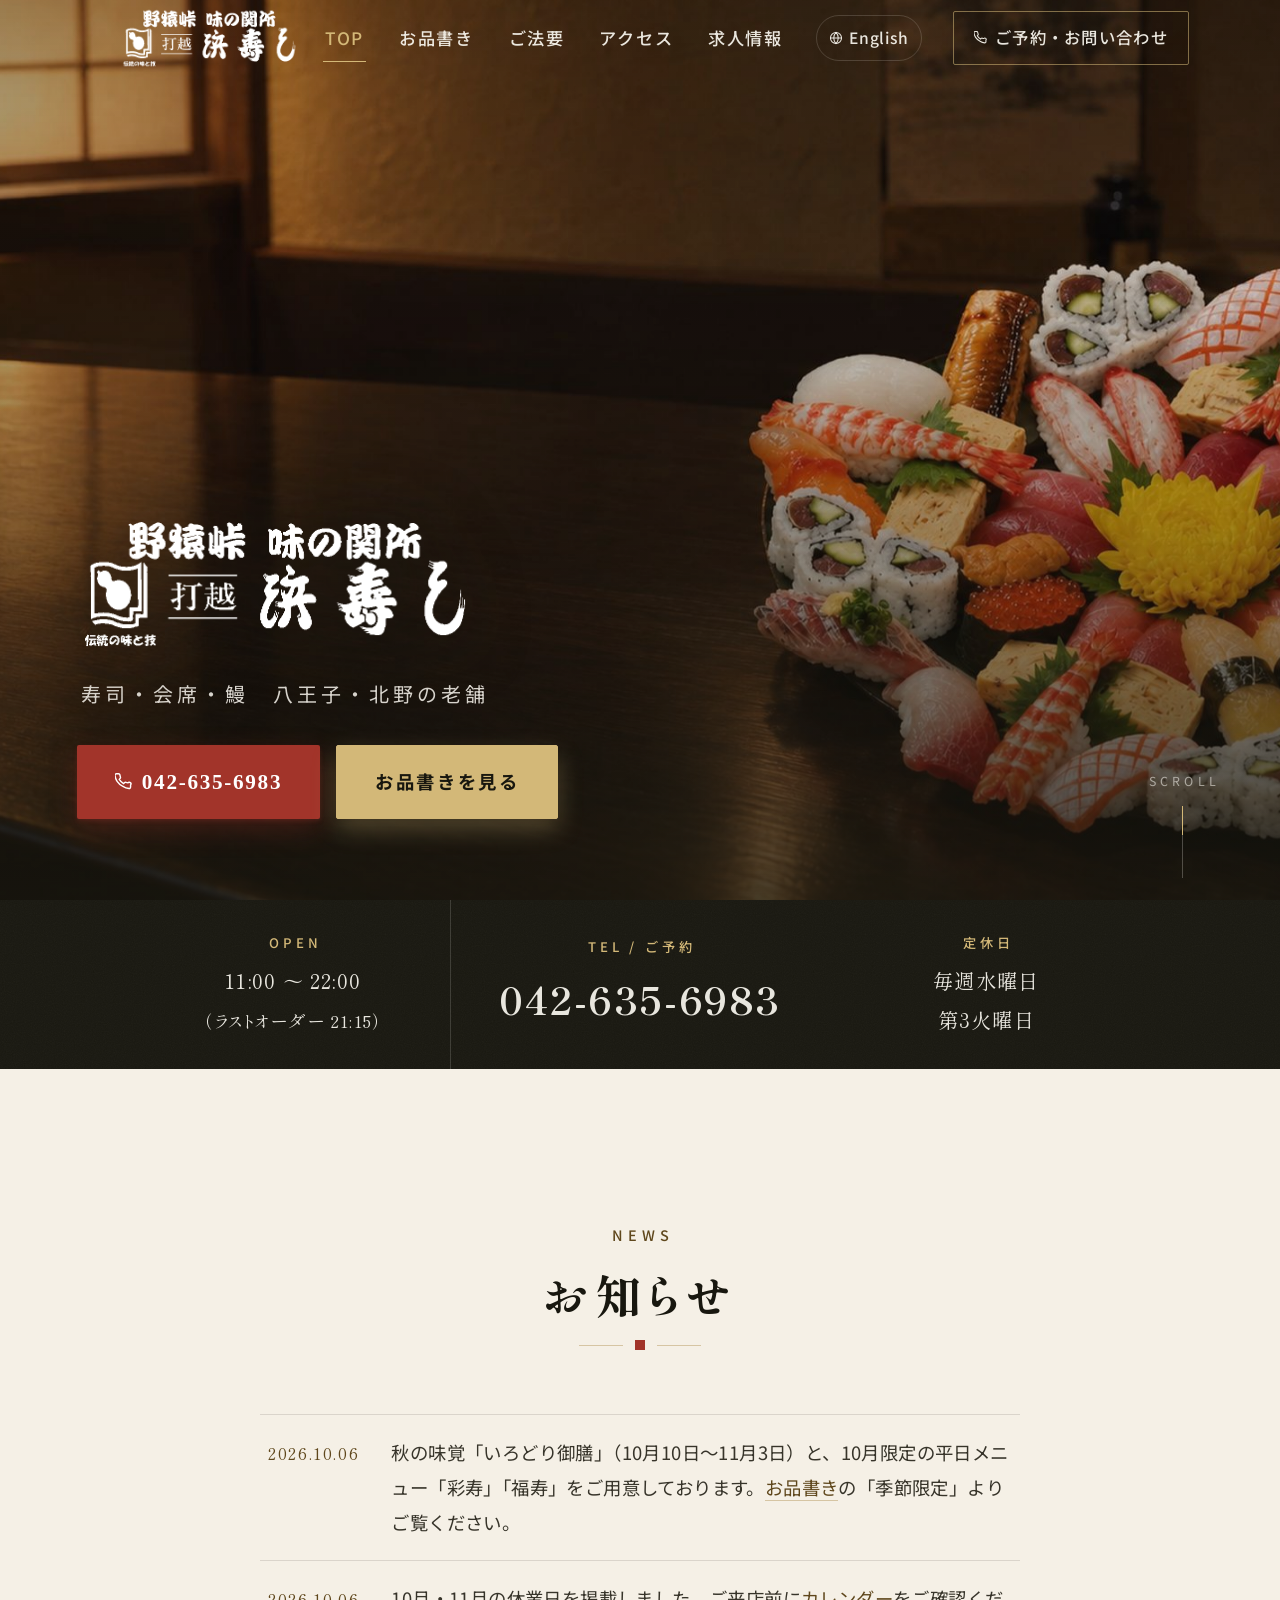
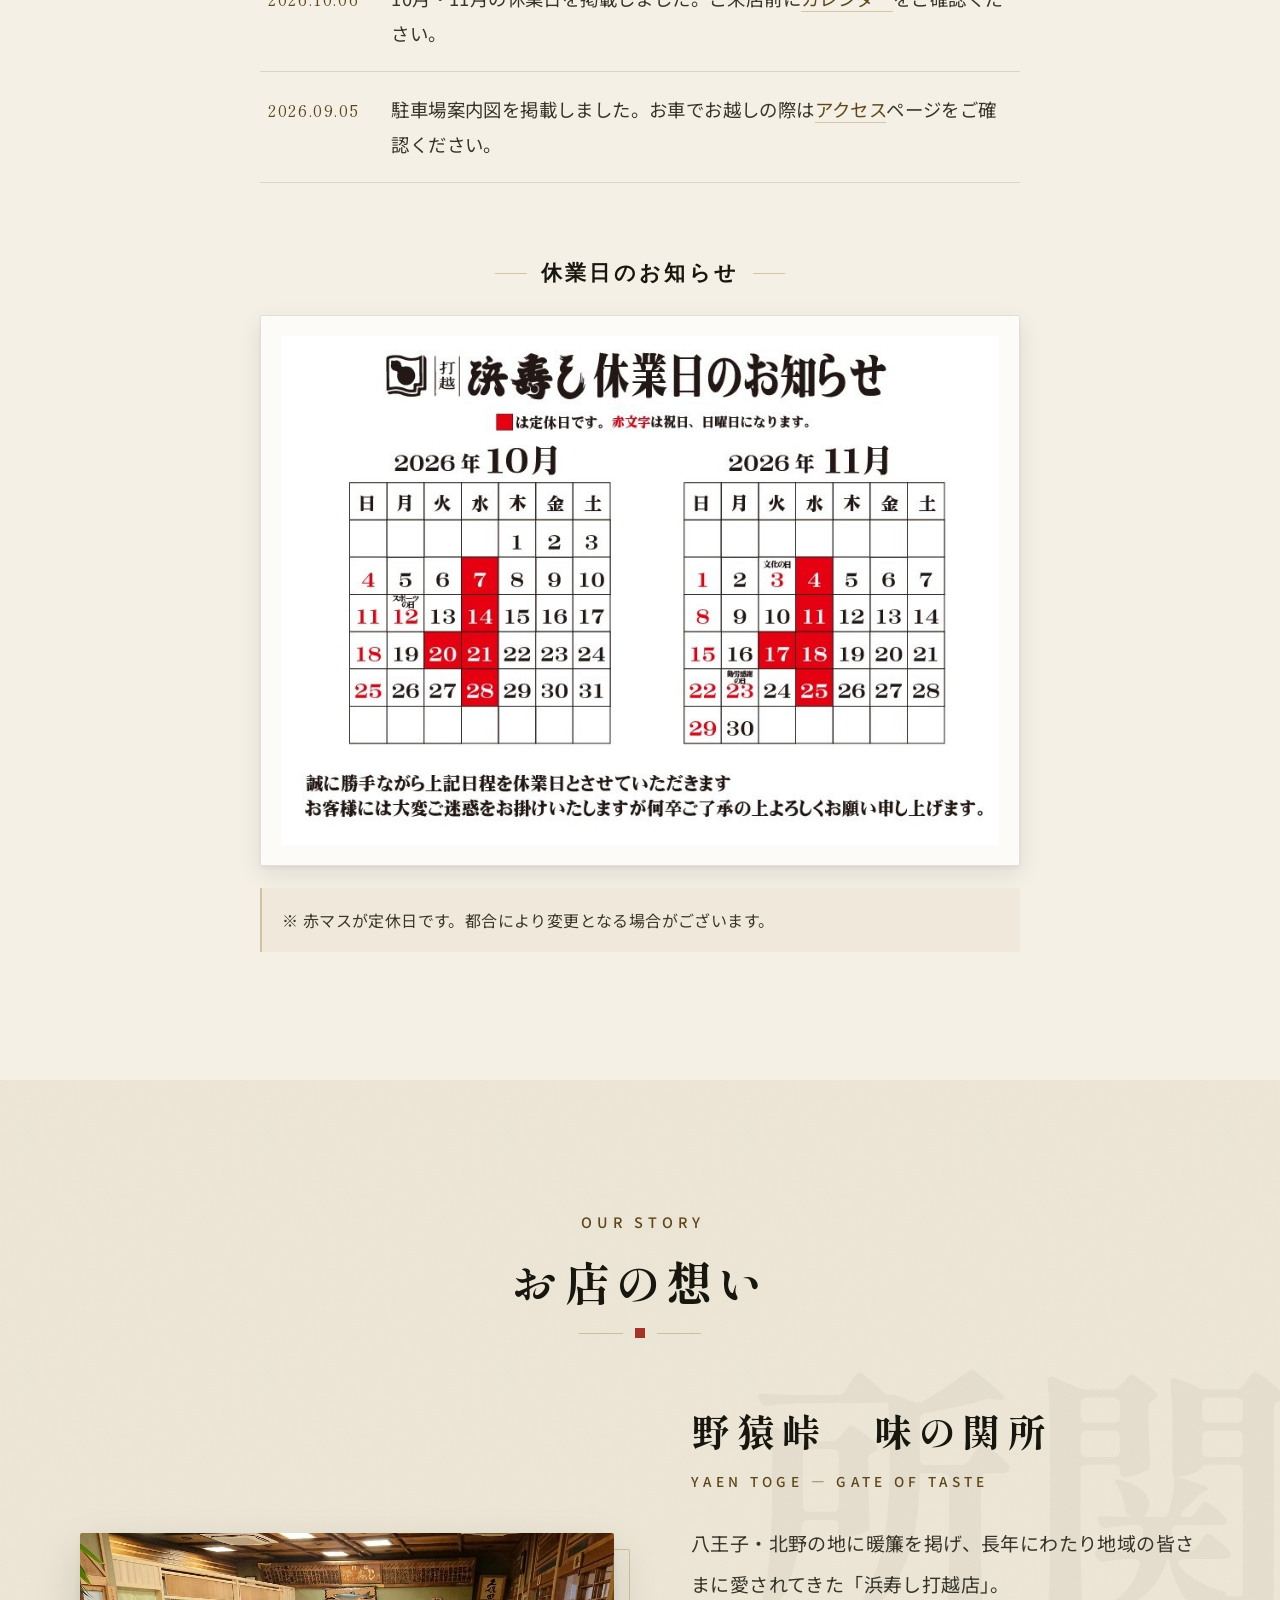
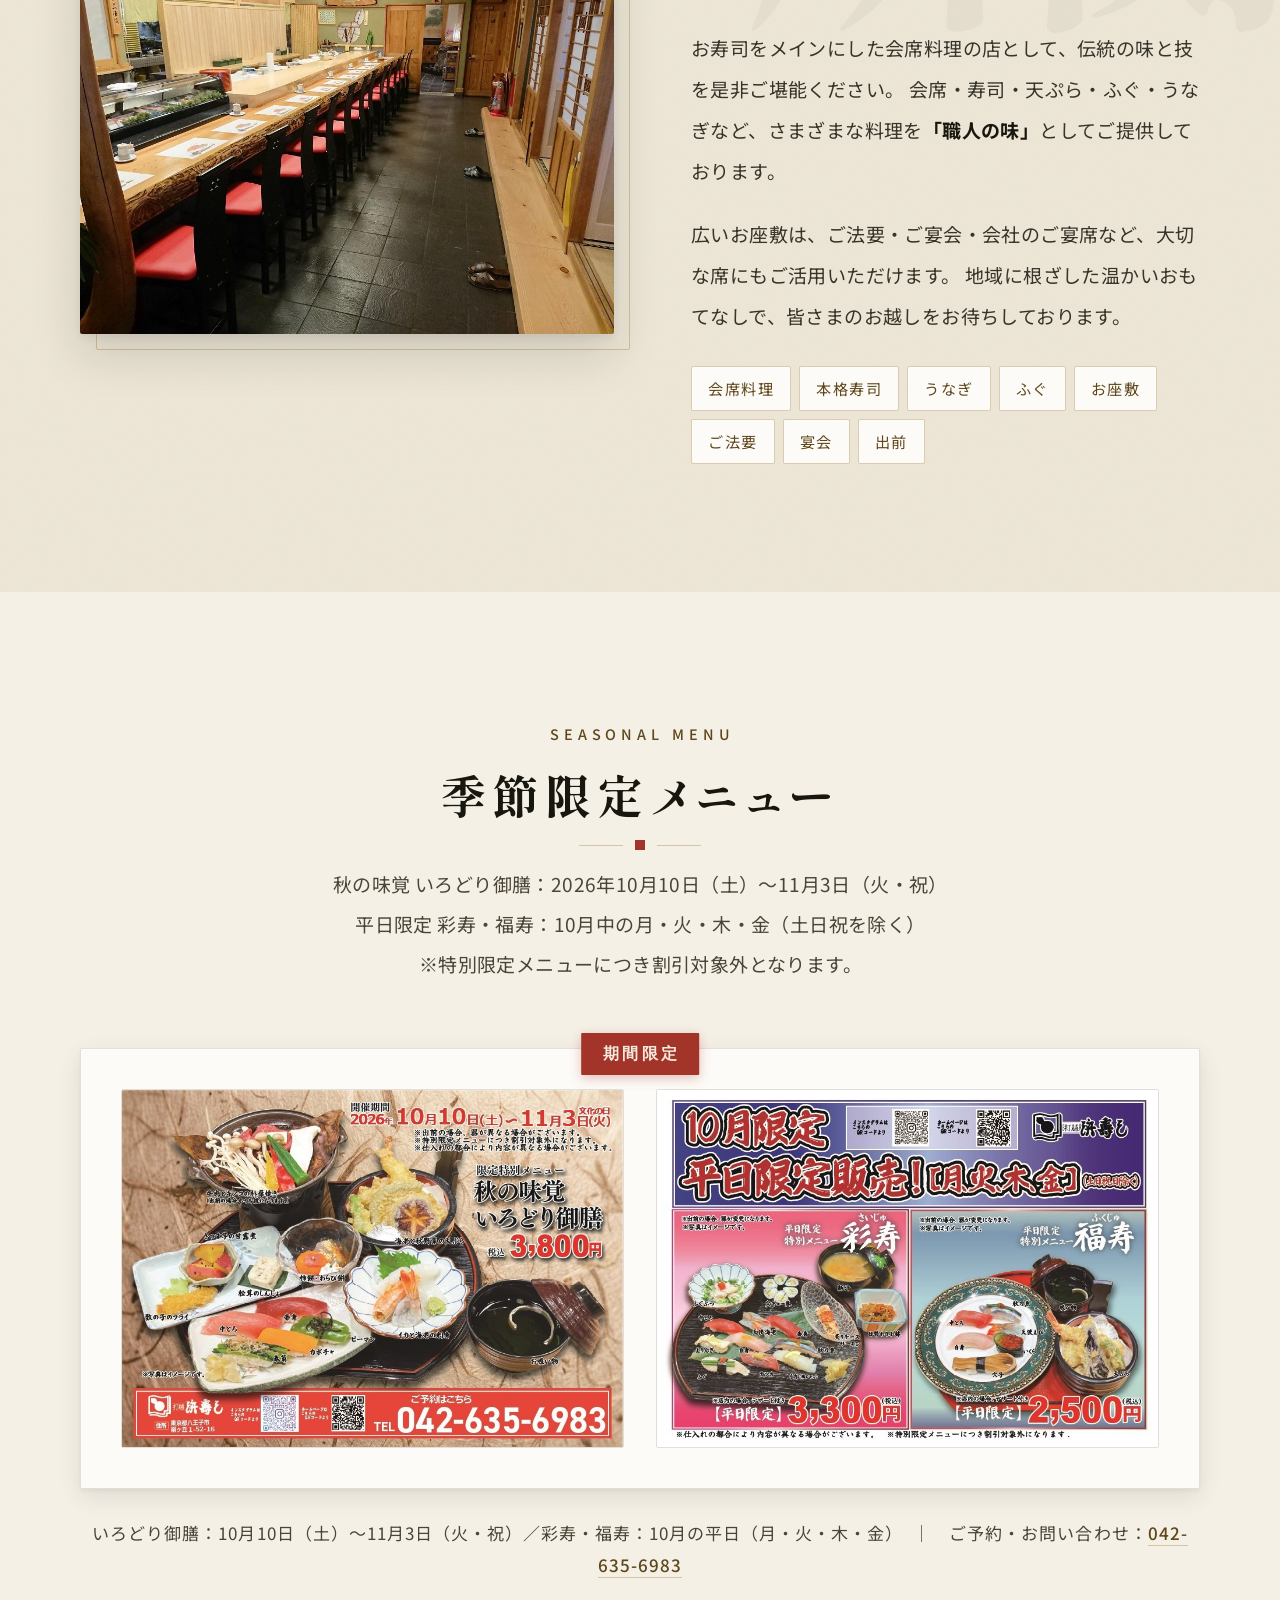
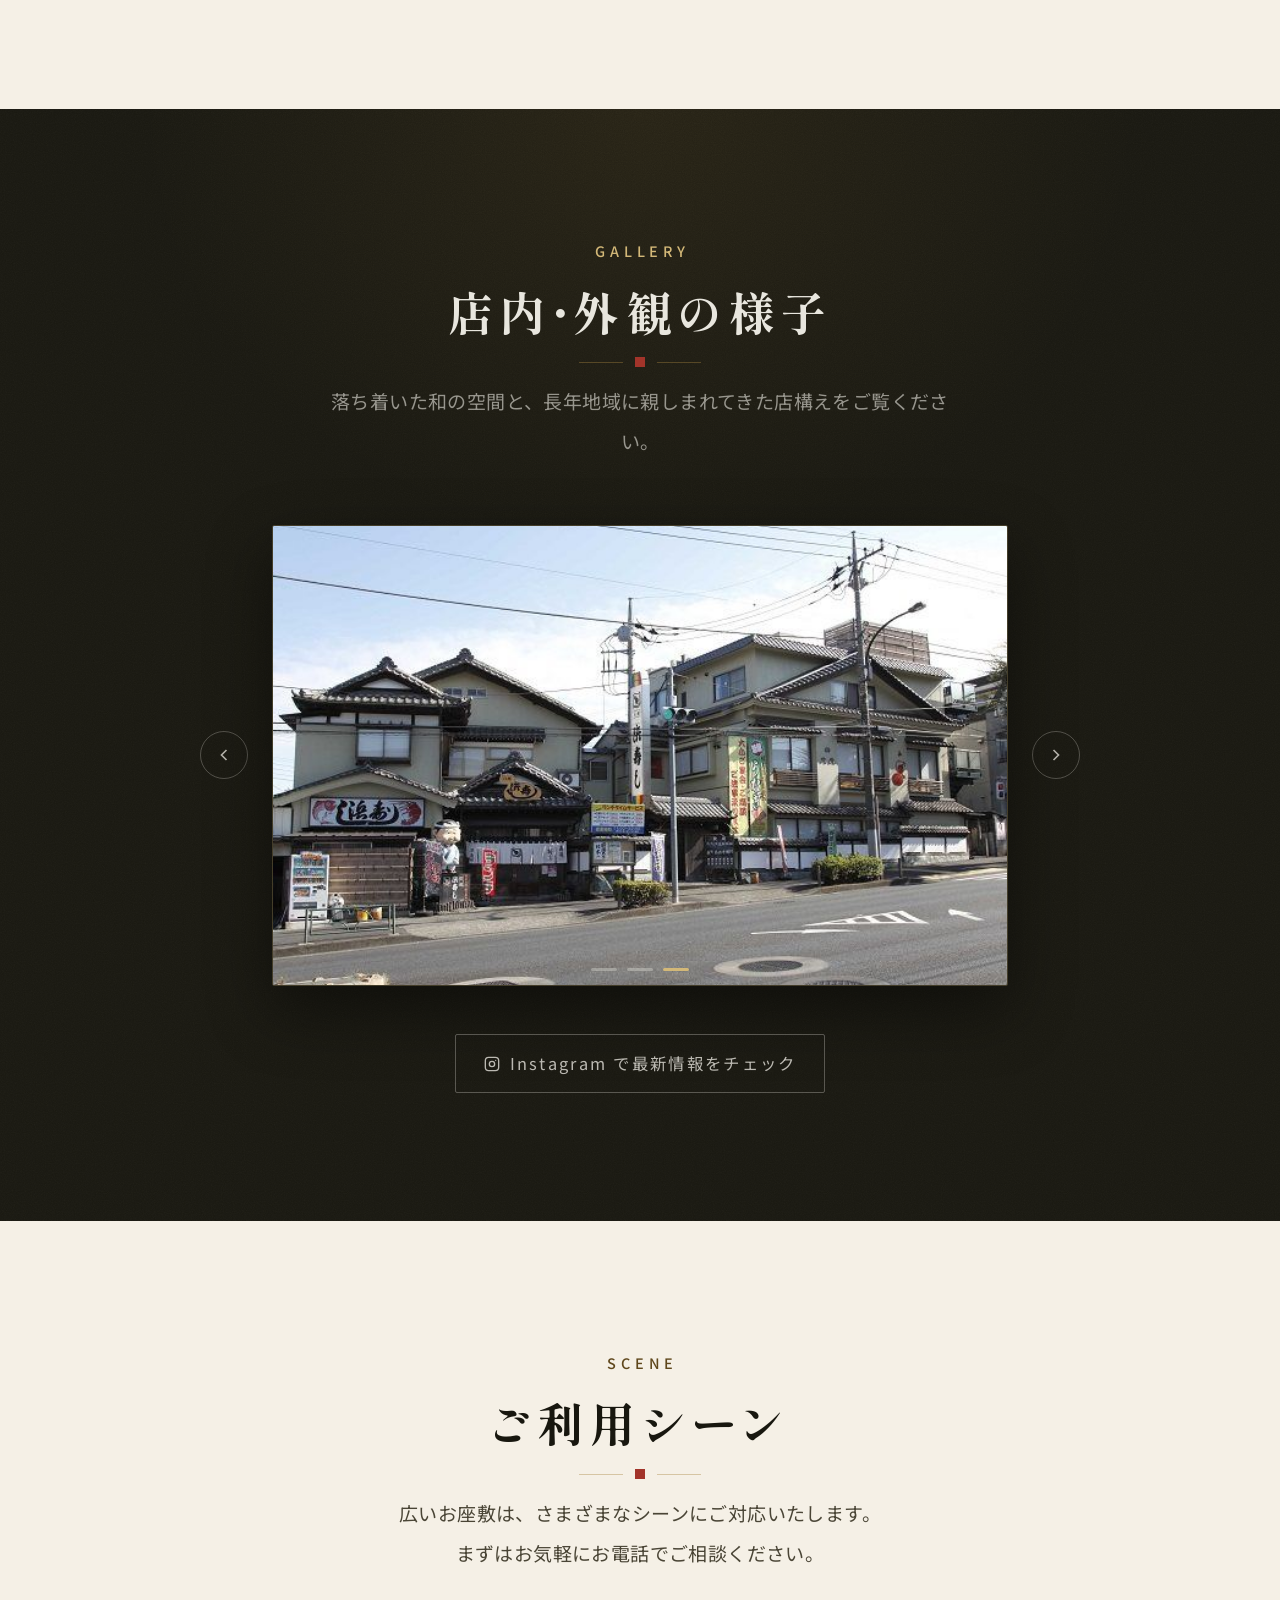
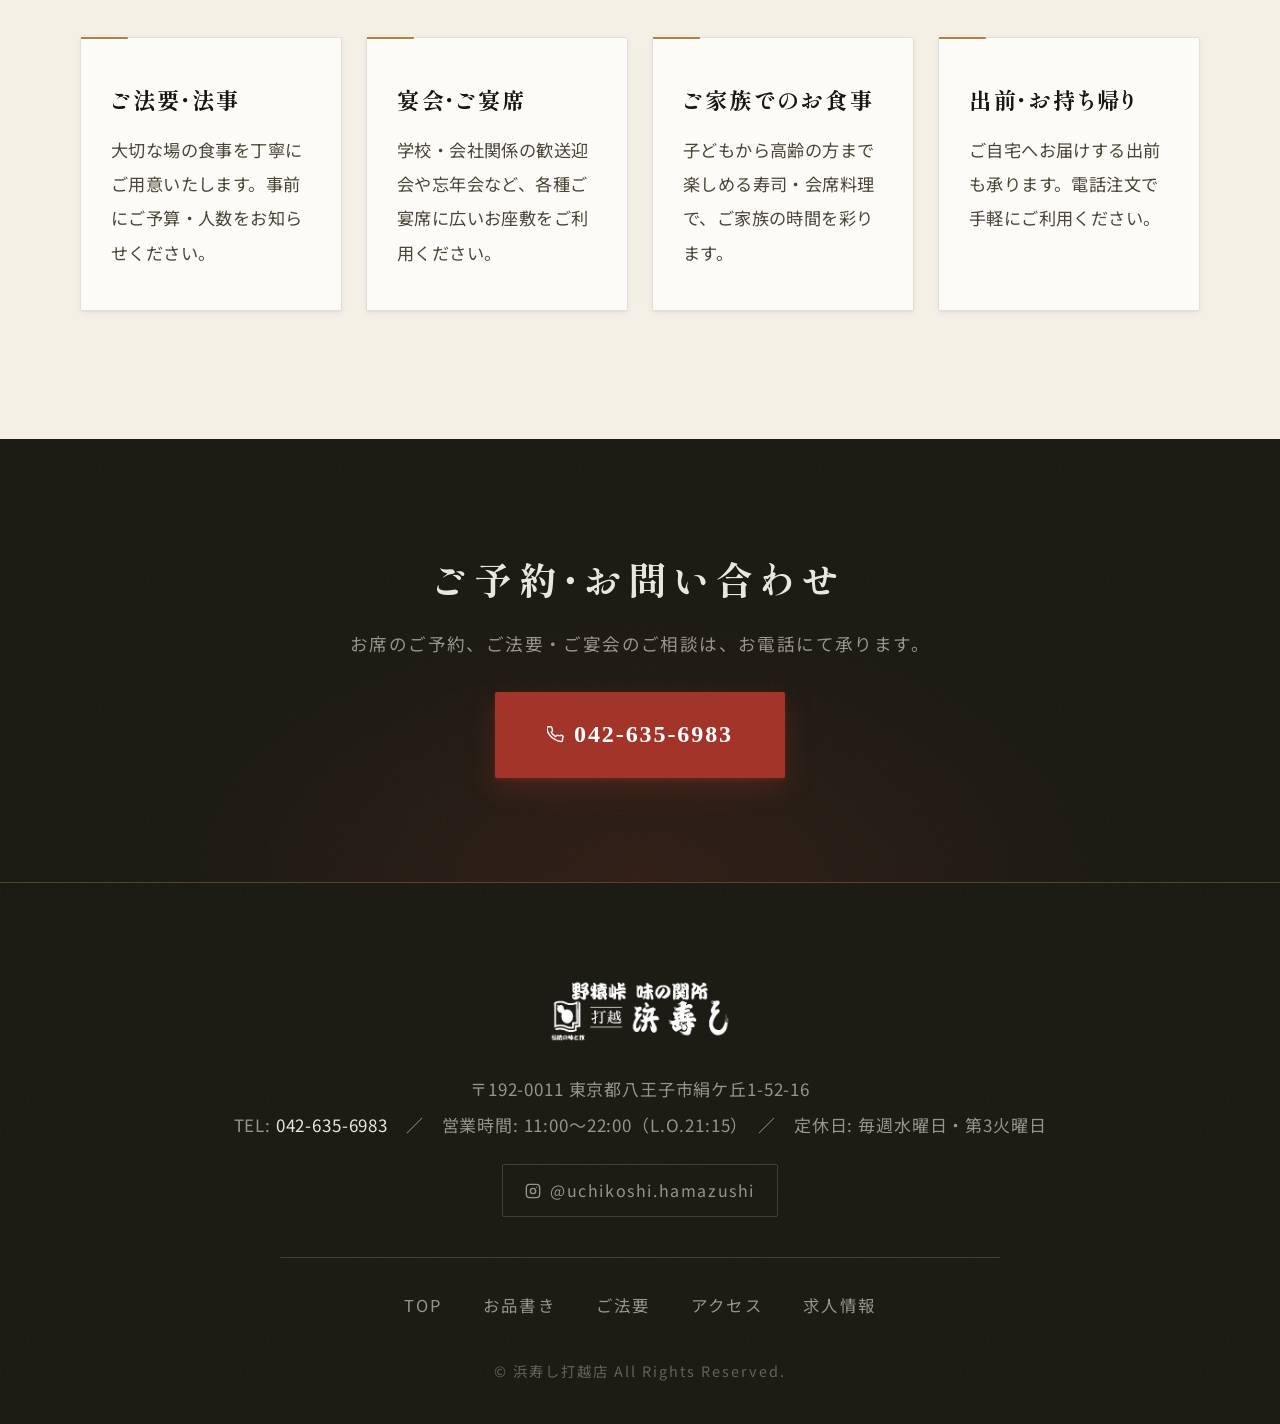
<file: index.html>
<!DOCTYPE html>
<html lang="ja">
<head>
  <meta charset="UTF-8">
  <meta name="viewport" content="width=device-width, initial-scale=1.0, viewport-fit=cover">
  <meta name="theme-color" content="#18170f">
  <meta name="apple-mobile-web-app-status-bar-style" content="black-translucent">
  <title>浜寿し打越店｜八王子・北野の寿司・会席・うなぎ｜野猿街道 味の関所</title>
  <meta name="description" content="八王子・北野の老舗寿司店「浜寿し打越店」。旬の寿司・会席料理・国産うなぎ・天然とらふぐを、職人の技と伝統の味で。ご法要・ご宴会・ランチも承ります。無料送迎バスあり（10名様〜）。">
  <meta name="keywords" content="浜寿し,浜寿し打越店,八王子 寿司,北野 寿司,八王子 会席,八王子 うなぎ,八王子 ふぐ,野猿街道,絹ケ丘 寿司,八王子 法要 仕出し">
  <link rel="canonical" href="https://gucci8916.github.io/hamazushi/">
  <!-- 言語版（hreflang）：日本語・英語・既定（日本語） -->
  <link rel="alternate" hreflang="ja" href="https://gucci8916.github.io/hamazushi/">
  <link rel="alternate" hreflang="en" href="https://gucci8916.github.io/hamazushi/en/">
  <link rel="alternate" hreflang="x-default" href="https://gucci8916.github.io/hamazushi/">
  <meta name="robots" content="index, follow">

  <!-- OGP（SNS共有時の表示） -->
  <meta property="og:type" content="website">
  <meta property="og:site_name" content="浜寿し打越店">
  <meta property="og:title" content="浜寿し打越店｜八王子・北野の寿司・会席・うなぎ｜野猿街道 味の関所">
  <meta property="og:description" content="八王子・北野の老舗寿司店「浜寿し打越店」。旬の寿司・会席料理・国産うなぎ・天然とらふぐを、職人の技と伝統の味で。ご法要・ご宴会・ランチも承ります。無料送迎バスあり（10名様〜）。">
  <meta property="og:url" content="https://gucci8916.github.io/hamazushi/">
  <meta property="og:image" content="https://gucci8916.github.io/hamazushi/images/hero_bg.jpg">
  <meta property="og:locale" content="ja_JP">
  <meta property="og:locale:alternate" content="en_US">
  <meta name="twitter:card" content="summary_large_image">
  <meta name="twitter:title" content="浜寿し打越店｜八王子・北野の寿司・会席・うなぎ｜野猿街道 味の関所">
  <meta name="twitter:description" content="八王子・北野の老舗寿司店「浜寿し打越店」。旬の寿司・会席料理・国産うなぎ・天然とらふぐを、職人の技と伝統の味で。ご法要・ご宴会・ランチも承ります。無料送迎バスあり（10名様〜）。">
  <meta name="twitter:image" content="https://gucci8916.github.io/hamazushi/images/hero_bg.jpg">

  <!-- 構造化データ（店舗情報：Google検索・マップ最適化） -->
  <script type="application/ld+json">
  {
    "@context": "https://schema.org",
    "@type": "Restaurant",
    "name": "浜寿し打越店",
    "alternateName": "野猿街道 味の関所 打越 浜寿し",
    "image": "https://gucci8916.github.io/hamazushi/images/hero_bg.jpg",
    "url": "https://gucci8916.github.io/hamazushi/",
    "telephone": "+81-42-635-6983",
    "servesCuisine": ["寿司", "会席料理", "うなぎ", "ふぐ料理", "日本料理"],
    "priceRange": "￥￥",
    "address": {
      "@type": "PostalAddress",
      "postalCode": "192-0011",
      "addressRegion": "東京都",
      "addressLocality": "八王子市",
      "streetAddress": "絹ケ丘1-52-16",
      "addressCountry": "JP"
    },
    "areaServed": "八王子市",
    "sameAs": ["https://www.instagram.com/uchikoshi.hamazushi/"]
  }
  </script>

  <!-- フォント：しっぽり明朝B1（和の格調）＋ Noto Sans JP（可読性） -->
  <link rel="preconnect" href="https://fonts.googleapis.com">
  <link rel="preconnect" href="https://fonts.gstatic.com" crossorigin>
  <link href="https://fonts.googleapis.com/css2?family=Shippori+Mincho+B1:wght@500;600;700;800&family=Noto+Sans+JP:wght@400;500;700&display=swap" rel="stylesheet">

  <!-- LCP改善：ヒーロー画像を先読み -->
  <link rel="preload" as="image" href="images/hero_bg.jpg">

  <link rel="stylesheet" href="css/style.css?v=20261004a">
  <script src="js/main.js?v=20261004a" defer></script>

  <!-- Google Analytics (GA4) -->
  <script async src="https://www.googletagmanager.com/gtag/js?id=G-S6NQD85N89"></script>
  <script>
    window.dataLayer = window.dataLayer || [];
    function gtag(){dataLayer.push(arguments);}
    gtag('js', new Date());
    gtag('config', 'G-S6NQD85N89');
  </script>
</head>

<body data-page="top">
  <a href="#main" class="skip-link">本文へスキップ</a>

  <header class="nav" role="banner">
    <div class="nav-inner">
      <a href="index.html" class="nav-logo" aria-label="浜寿し打越店 トップへ">
        <img src="images/logo.png" alt="野猿峠 味の関所 打越 浜寿し" class="nav-logo-img">
      </a>

      <!-- PCナビ -->
      <nav aria-label="メインナビゲーション">
        <ul class="nav-links">
          <li><a href="index.html" data-nav="top">TOP</a></li>
          <li><a href="menu.html" data-nav="menu">お品書き</a></li>
          <li><a href="hoyo.html" data-nav="hoyo">ご法要</a></li>
          <li><a href="access.html" data-nav="access">アクセス</a></li>
          <li><a href="recruit.html" data-nav="recruit">求人情報</a></li>
          <li><a href="en/index.html" class="nav-lang" lang="en" hreflang="en"><svg viewBox="0 0 24 24" fill="none" stroke="currentColor" stroke-width="1.8" width="14" height="14" aria-hidden="true"><circle cx="12" cy="12" r="9.5"/><path d="M2.5 12h19M12 2.5c2.6 2.8 3.9 6 3.9 9.5s-1.3 6.7-3.9 9.5c-2.6-2.8-3.9-6-3.9-9.5s1.3-6.7 3.9-9.5z"/></svg>English</a></li>
          <li>
            <a href="tel:0426356983" class="nav-tel" aria-label="電話でご予約 042-635-6983">
              <svg viewBox="0 0 24 24" fill="none" stroke="currentColor" stroke-width="2" width="13" height="13" aria-hidden="true">
                <path d="M22 16.92v3a2 2 0 01-2.18 2 19.79 19.79 0 01-8.63-3.07A19.5 19.5 0 013 11.81a19.79 19.79 0 01-3.07-8.63A2 2 0 011.92 1h3a2 2 0 012 1.72c.127.96.361 1.903.7 2.81a2 2 0 01-.45 2.11L6.09 8.91a16 16 0 006 6l1.27-1.27a2 2 0 012.11-.45c.907.339 1.85.573 2.81.7A2 2 0 0122 16.92z"/>
              </svg>
              ご予約・お問い合わせ
            </a>
          </li>
        </ul>
      </nav>

      <!-- ハンバーガーボタン（スマホ） -->
      <button class="nav-hamburger" id="navHamburger" aria-label="メニューを開く" aria-expanded="false" aria-controls="navDrawer">
        <span></span>
        <span></span>
        <span></span>
      </button>
    </div>
  </header>

  <!-- スマホ用ドロワー -->
  <div class="nav-drawer" id="navDrawer" role="dialog" aria-label="ナビゲーションメニュー">
    <ul>
      <li><a href="index.html" class="nav-drawer-link" data-nav="top">TOP</a></li>
      <li><a href="menu.html" class="nav-drawer-link" data-nav="menu">お品書き</a></li>
      <li><a href="hoyo.html" class="nav-drawer-link" data-nav="hoyo">ご法要</a></li>
      <li><a href="access.html" class="nav-drawer-link" data-nav="access">アクセス</a></li>
      <li><a href="recruit.html" class="nav-drawer-link" data-nav="recruit">求人情報</a></li>
      <li><a href="en/index.html" class="nav-drawer-link nav-drawer-lang" lang="en" hreflang="en">English</a></li>
    </ul>
    <a href="tel:0426356983" class="drawer-tel" aria-label="電話番号 042-635-6983">
      <svg viewBox="0 0 24 24" fill="none" stroke="currentColor" stroke-width="2" width="16" height="16" aria-hidden="true"><path d="M22 16.92v3a2 2 0 01-2.18 2 19.79 19.79 0 01-8.63-3.07A19.5 19.5 0 013 11.81a19.79 19.79 0 01-3.07-8.63A2 2 0 011.92 1h3a2 2 0 012 1.72c.127.96.361 1.903.7 2.81a2 2 0 01-.45 2.11L6.09 8.91a16 16 0 006 6l1.27-1.27a2 2 0 012.11-.45c.907.339 1.85.573 2.81.7A2 2 0 0122 16.92z"/></svg>
      042-635-6983
    </a>
  </div>

  <!-- ヒーロー背景（固定・最背面）：main の外に置き、main 全体より低いz-indexの
       独立したスタッキングコンテキストにすることで、モバイル端末でも
       確実に他セクションの下に隠れるようにする -->
  <div class="hero-bg" id="heroBg" role="img" aria-label="浜寿し打越店の会席料理"></div>
  <div class="hero-overlay" aria-hidden="true"></div>

  <main id="main">
    <!-- ============ ヒーロー ============ -->
    <section class="hero" aria-label="ファーストビュー">

      <div class="hero-content">
        <img src="images/logo.png" alt="野猿峠 味の関所 打越 浜寿し" class="hero-logo">
        <h1 class="hero-title-sr">浜寿し打越店<span>野猿峠 味の関所</span></h1>

        <p class="hero-subtitle">寿司・会席・鰻　八王子・北野の老舗</p>

        <div class="hero-ctas">
          <a href="tel:0426356983" class="btn-tel" aria-label="電話番号 042-635-6983 に電話する">
            <svg viewBox="0 0 24 24" fill="none" stroke="currentColor" stroke-width="2" aria-hidden="true">
              <path d="M22 16.92v3a2 2 0 01-2.18 2 19.79 19.79 0 01-8.63-3.07A19.5 19.5 0 013 11.81a19.79 19.79 0 01-3.07-8.63A2 2 0 011.92 1h3a2 2 0 012 1.72c.127.96.361 1.903.7 2.81a2 2 0 01-.45 2.11L6.09 8.91a16 16 0 006 6l1.27-1.27a2 2 0 012.11-.45c.907.339 1.85.573 2.81.7A2 2 0 0122 16.92z"/>
            </svg>
            042-635-6983
          </a>
          <a href="menu.html" class="btn-outline">お品書きを見る</a>
        </div>
      </div>

      <!-- スクロール誘導 -->
      <div class="hero-scroll" aria-hidden="true">
        <span>SCROLL</span>
        <div class="hero-scroll-line"></div>
      </div>
    </section>

    <!-- ============ 基本情報バー ============ -->
    <section class="info-bar" aria-label="基本情報">
      <div class="info-bar-inner">
        <div class="info-item">
          <p class="info-label">OPEN</p>
          <p class="info-value">11:00 〜 22:00<br><small>（ラストオーダー 21:15）</small></p>
        </div>

        <div class="info-tel-wrap" id="infoTelWrap">
          <p class="info-tel-label">TEL / ご予約</p>
          <a href="tel:0426356983" class="info-tel-num" aria-label="電話番号 042-635-6983">042-635-6983</a>
        </div>

        <div class="info-item">
          <p class="info-label">定休日</p>
          <p class="info-value">毎週水曜日<br>第3火曜日</p>
        </div>
      </div>
    </section>

    <!-- ============ お知らせ ============ -->
    <section class="news" id="news" aria-labelledby="news-title">
      <div class="news-inner">
        <div class="section-head">
          <p class="section-eyebrow reveal">NEWS</p>
          <h2 class="section-title reveal delay-1" id="news-title">お知らせ</h2>
          <div class="section-seal reveal delay-2" aria-hidden="true"></div>
        </div>

        <ul class="news-list reveal delay-1" id="newsList" data-visible="3">
          <li class="news-item">
            <span class="news-date">2026.10.06</span>
            <span class="news-body">秋の味覚「いろどり御膳」（10月10日〜11月3日）と、10月限定の平日メニュー「彩寿」「福寿」をご用意しております。<a href="menu.html" class="link-gold">お品書き</a>の「季節限定」よりご覧ください。</span>
          </li>
          <li class="news-item">
            <span class="news-date">2026.10.06</span>
            <span class="news-body">10月・11月の休業日を掲載しました。ご来店前に<a href="#calendar" class="link-gold">カレンダー</a>をご確認ください。</span>
          </li>
          <li class="news-item">
            <span class="news-date">2026.09.05</span>
            <span class="news-body">駐車場案内図を掲載しました。お車でお越しの際は<a href="access.html" class="link-gold">アクセス</a>ページをご確認ください。</span>
          </li>
        </ul>

        <!-- お知らせが4件以上のとき自動で表示される展開ボタン -->
        <div class="news-more-wrap reveal delay-1">
          <button type="button" class="news-more-btn" id="newsMoreBtn" aria-expanded="false" hidden>
            もっと見る
          </button>
        </div>

        <!-- 休業日カレンダー（毎月画像を差し替えてください） -->
        <div class="calendar-block reveal delay-1" id="calendar">
          <h3 class="calendar-heading">休業日のお知らせ</h3>
          <div class="calendar-image">
            <img src="images/schedule_calendar.jpg" alt="浜寿し打越店 休業日のお知らせ（2026年10月・11月／赤マスが定休日）" loading="lazy">
          </div>
          <p class="menu-note">※ 赤マスが定休日です。都合により変更となる場合がございます。</p>
        </div>
      </div>
    </section>

    <!-- ============ お店の想い ============ -->
    <section class="about" id="about" aria-labelledby="about-title">
      <div class="about-inner">
        <div class="section-head">
          <p class="section-eyebrow reveal">OUR STORY</p>
          <h2 class="section-title reveal delay-1" id="about-title">お店の想い</h2>
          <div class="section-seal reveal delay-2" aria-hidden="true"></div>
        </div>

        <div class="about-grid">
          <!-- 写真：金の額装 -->
          <div class="about-image-wrap reveal">
            <img
              class="about-image"
              src="images/counter.jpg"
              alt="浜寿し打越店のカウンター席。職人が目の前で握る本格寿司をお楽しみいただけます"
              loading="lazy"
            >
          </div>

          <!-- テキスト -->
          <div class="about-text-wrap">
            <p class="about-kojo reveal">野猿峠　味の関所</p>
            <p class="about-kojo-en reveal delay-1">YAEN TOGE — GATE OF TASTE</p>
            <p class="about-body reveal delay-2">
              八王子・北野の地に暖簾を掲げ、長年にわたり地域の皆さまに愛されてきた「浜寿し打越店」。
            </p>
            <p class="about-body reveal delay-2">
              お寿司をメインにした会席料理の店として、伝統の味と技を是非ご堪能ください。
              会席・寿司・天ぷら・ふぐ・うなぎなど、さまざまな料理を<strong>「職人の味」</strong>としてご提供しております。
            </p>
            <p class="about-body reveal delay-3">
              広いお座敷は、ご法要・ご宴会・会社のご宴席など、大切な席にもご活用いただけます。
              地域に根ざした温かいおもてなしで、皆さまのお越しをお待ちしております。
            </p>

            <!-- 特長タグ -->
            <div class="about-tags reveal delay-4">
              <span class="about-tag">会席料理</span>
              <span class="about-tag">本格寿司</span>
              <span class="about-tag">うなぎ</span>
              <span class="about-tag">ふぐ</span>
              <span class="about-tag">お座敷</span>
              <span class="about-tag">ご法要</span>
              <span class="about-tag">宴会</span>
              <span class="about-tag">出前</span>
            </div>
          </div>
        </div>
      </div>
    </section>

    <!-- ============ 季節限定メニュー ============ -->
    <section class="seasonal" id="seasonal" aria-labelledby="seasonal-title">
      <div class="seasonal-inner">
        <div class="section-head">
          <p class="section-eyebrow reveal">SEASONAL MENU</p>
          <h2 class="section-title reveal delay-1" id="seasonal-title">季節限定メニュー</h2>
          <div class="section-seal reveal delay-2" aria-hidden="true"></div>
          <p class="section-lead reveal delay-2">
            秋の味覚 いろどり御膳：2026年10月10日（土）〜11月3日（火・祝）<br>
            平日限定 彩寿・福寿：10月中の月・火・木・金（土日祝を除く）<br>
            ※特別限定メニューにつき割引対象外となります。
          </p>
        </div>

        <div class="seasonal-flyers-wrap reveal">
          <div class="seasonal-flyers">
            <div class="seasonal-flyer">
              <img src="images/seasonal1.jpg"
                   alt="限定特別メニュー 秋の味覚 いろどり御膳 3,800円（税込）"
                   loading="lazy">
            </div>
            <div class="seasonal-flyer">
              <img src="images/seasonal2.jpg"
                   alt="10月限定 平日限定販売（月・火・木・金） 彩寿3,300円（税込）／福寿2,500円（税込）"
                   loading="lazy">
            </div>
          </div>
        </div>

        <p class="seasonal-period reveal">
          いろどり御膳：10月10日（土）〜11月3日（火・祝）／彩寿・福寿：10月の平日（月・火・木・金）　｜　ご予約・お問い合わせ：<a href="tel:0426356983">042-635-6983</a>
        </p>
      </div>
    </section>

    <!-- ============ ギャラリー（墨色セクション） ============ -->
    <section class="gallery section--ink" id="gallery" aria-labelledby="gallery-title">
      <div class="section-head">
        <p class="section-eyebrow reveal">GALLERY</p>
        <h2 class="section-title reveal delay-1" id="gallery-title">店内・外観の様子</h2>
        <div class="section-seal reveal delay-2" aria-hidden="true"></div>
        <p class="section-lead reveal delay-2">
          落ち着いた和の空間と、長年地域に親しまれてきた店構えをご覧ください。
        </p>
      </div>

      <!-- 単一スライド・ループ式ギャラリー -->
      <div class="gallery-carousel reveal">
        <button class="gallery-nav gallery-nav--prev" id="galleryPrev" aria-label="前の写真へ">
          <svg viewBox="0 0 24 24" fill="none" stroke="currentColor" stroke-width="2" width="20" height="20" aria-hidden="true"><path d="M15 18l-6-6 6-6"/></svg>
        </button>

        <div class="gallery-viewport">
          <div class="gallery-track" id="galleryTrack">
            <div class="gallery-slide is-active">
              <img src="images/interior1.jpg" alt="座敷席 — 障子と吊り灯籠が醸す落ち着いた和の空間" loading="lazy">
            </div>
            <div class="gallery-slide">
              <img src="images/interior2.jpg" alt="テーブル席 — 松の日本画が飾られた広々とした店内" loading="lazy">
            </div>
            <div class="gallery-slide">
              <img src="images/exterior.jpg" alt="外観 — 八王子・北野に佇む浜寿し打越店の店構え" loading="lazy">
            </div>
          </div>

          <div class="gallery-dots" id="galleryDots">
            <button class="gallery-dot is-active" data-index="0" aria-label="1枚目を表示"></button>
            <button class="gallery-dot" data-index="1" aria-label="2枚目を表示"></button>
            <button class="gallery-dot" data-index="2" aria-label="3枚目を表示"></button>
          </div>
        </div>

        <button class="gallery-nav gallery-nav--next" id="galleryNext" aria-label="次の写真へ">
          <svg viewBox="0 0 24 24" fill="none" stroke="currentColor" stroke-width="2" width="20" height="20" aria-hidden="true"><path d="M9 18l6-6-6-6"/></svg>
        </button>
      </div>

      <!-- インスタグラムリンク -->
      <div class="gallery-insta-wrap reveal">
        <a href="https://www.instagram.com/uchikoshi.hamazushi/" target="_blank" rel="noopener noreferrer"
           class="gallery-insta"
           aria-label="Instagramで最新情報をチェック（新しいタブで開きます）">
          <svg width="16" height="16" viewBox="0 0 24 24" fill="none" stroke="currentColor" stroke-width="2" aria-hidden="true">
            <rect x="2" y="2" width="20" height="20" rx="5"/>
            <circle cx="12" cy="12" r="4"/>
            <circle cx="17.5" cy="6.5" r="1" fill="currentColor" stroke="none"/>
          </svg>
          Instagram で最新情報をチェック
        </a>
      </div>
    </section>

    <!-- ============ ご利用シーン ============ -->
    <section class="scene" id="scene" aria-labelledby="scene-title">
      <div class="scene-inner">
        <div class="section-head">
          <p class="section-eyebrow reveal">SCENE</p>
          <h2 class="section-title reveal delay-1" id="scene-title">ご利用シーン</h2>
          <div class="section-seal reveal delay-2" aria-hidden="true"></div>
          <p class="section-lead reveal delay-2">
            広いお座敷は、さまざまなシーンにご対応いたします。<br>
            まずはお気軽にお電話でご相談ください。
          </p>
        </div>

        <div class="scene-grid">
          <div class="scene-card reveal">
            <h3 class="scene-name">ご法要・法事</h3>
            <p class="scene-desc">大切な場の食事を丁寧にご用意いたします。事前にご予算・人数をお知らせください。</p>
          </div>
          <div class="scene-card reveal delay-1">
            <h3 class="scene-name">宴会・ご宴席</h3>
            <p class="scene-desc">学校・会社関係の歓送迎会や忘年会など、各種ご宴席に広いお座敷をご利用ください。</p>
          </div>
          <div class="scene-card reveal delay-2">
            <h3 class="scene-name">ご家族でのお食事</h3>
            <p class="scene-desc">子どもから高齢の方まで楽しめる寿司・会席料理で、ご家族の時間を彩ります。</p>
          </div>
          <div class="scene-card reveal delay-3">
            <h3 class="scene-name">出前・お持ち帰り</h3>
            <p class="scene-desc">ご自宅へお届けする出前も承ります。電話注文で手軽にご利用ください。</p>
          </div>
        </div>
      </div>
    </section>

    <!-- ============ 予約CTA帯 ============ -->
    <section class="cta-band section--ink" aria-label="ご予約のご案内">
      <h2 class="cta-band-title reveal">ご予約・お問い合わせ</h2>
      <p class="cta-band-sub reveal delay-1">お席のご予約、ご法要・ご宴会のご相談は、お電話にて承ります。</p>
      <div class="reveal delay-2">
        <a href="tel:0426356983" class="btn-tel" aria-label="電話番号 042-635-6983 に電話する">
          <svg viewBox="0 0 24 24" fill="none" stroke="currentColor" stroke-width="2" width="19" height="19" aria-hidden="true">
            <path d="M22 16.92v3a2 2 0 01-2.18 2 19.79 19.79 0 01-8.63-3.07A19.5 19.5 0 013 11.81a19.79 19.79 0 01-3.07-8.63A2 2 0 011.92 1h3a2 2 0 012 1.72c.127.96.361 1.903.7 2.81a2 2 0 01-.45 2.11L6.09 8.91a16 16 0 006 6l1.27-1.27a2 2 0 012.11-.45c.907.339 1.85.573 2.81.7A2 2 0 0122 16.92z"/>
          </svg>
          042-635-6983
        </a>
      </div>
    </section>
  </main>

  <footer class="footer" role="contentinfo">
    <p class="footer-logo"><a href="index.html" aria-label="浜寿し打越店 トップへ"><img src="images/logo.png" alt="野猿峠 味の関所 打越 浜寿し" class="footer-logo-img"></a></p>
    <address class="footer-address">
      〒192-0011 東京都八王子市絹ケ丘1-52-16<br>
      TEL: <a href="tel:0426356983">042-635-6983</a>　／　営業時間: 11:00〜22:00（L.O.21:15）　／　定休日: 毎週水曜日・第3火曜日
    </address>

    <div class="footer-sns">
      <a href="https://www.instagram.com/uchikoshi.hamazushi/" target="_blank" rel="noopener noreferrer" aria-label="Instagram（新しいタブで開きます）">
        <svg width="16" height="16" viewBox="0 0 24 24" fill="none" stroke="currentColor" stroke-width="2" aria-hidden="true">
          <rect x="2" y="2" width="20" height="20" rx="5"/>
          <circle cx="12" cy="12" r="4"/>
          <circle cx="17.5" cy="6.5" r="1" fill="currentColor" stroke="none"/>
        </svg>
        @uchikoshi.hamazushi
      </a>
    </div>

    <nav class="footer-nav" aria-label="フッターナビゲーション">
      <a href="index.html">TOP</a>
      <a href="menu.html">お品書き</a>
      <a href="hoyo.html">ご法要</a>
      <a href="access.html">アクセス</a>
      <a href="recruit.html">求人情報</a>
    </nav>

    <p class="footer-copy">© 浜寿し打越店 All Rights Reserved.</p>
  </footer>

  <!-- スマホ追従バー：電話予約 -->
  <div class="mobile-cta-bar" aria-label="電話でご予約">
    <a href="tel:0426356983" class="mobile-cta-tel">
      <span class="mobile-cta-icon" aria-hidden="true">
        <svg viewBox="0 0 24 24" fill="none" stroke="currentColor" stroke-width="2" width="18" height="18"><path d="M22 16.92v3a2 2 0 01-2.18 2 19.79 19.79 0 01-8.63-3.07A19.5 19.5 0 013 11.81a19.79 19.79 0 01-3.07-8.63A2 2 0 011.92 1h3a2 2 0 012 1.72c.127.96.361 1.903.7 2.81a2 2 0 01-.45 2.11L6.09 8.91a16 16 0 006 6l1.27-1.27a2 2 0 012.11-.45c.907.339 1.85.573 2.81.7A2 2 0 0122 16.92z"/></svg>
      </span>
      <span class="mobile-cta-text">
        <span class="mobile-cta-label">お電話でのご予約</span>
        <span class="mobile-cta-num">042-635-6983</span>
      </span>
    </a>
    <a href="access.html" class="mobile-cta-map" aria-label="アクセス・地図を見る">アクセス</a>
  </div>
</body>
</html>
</file>
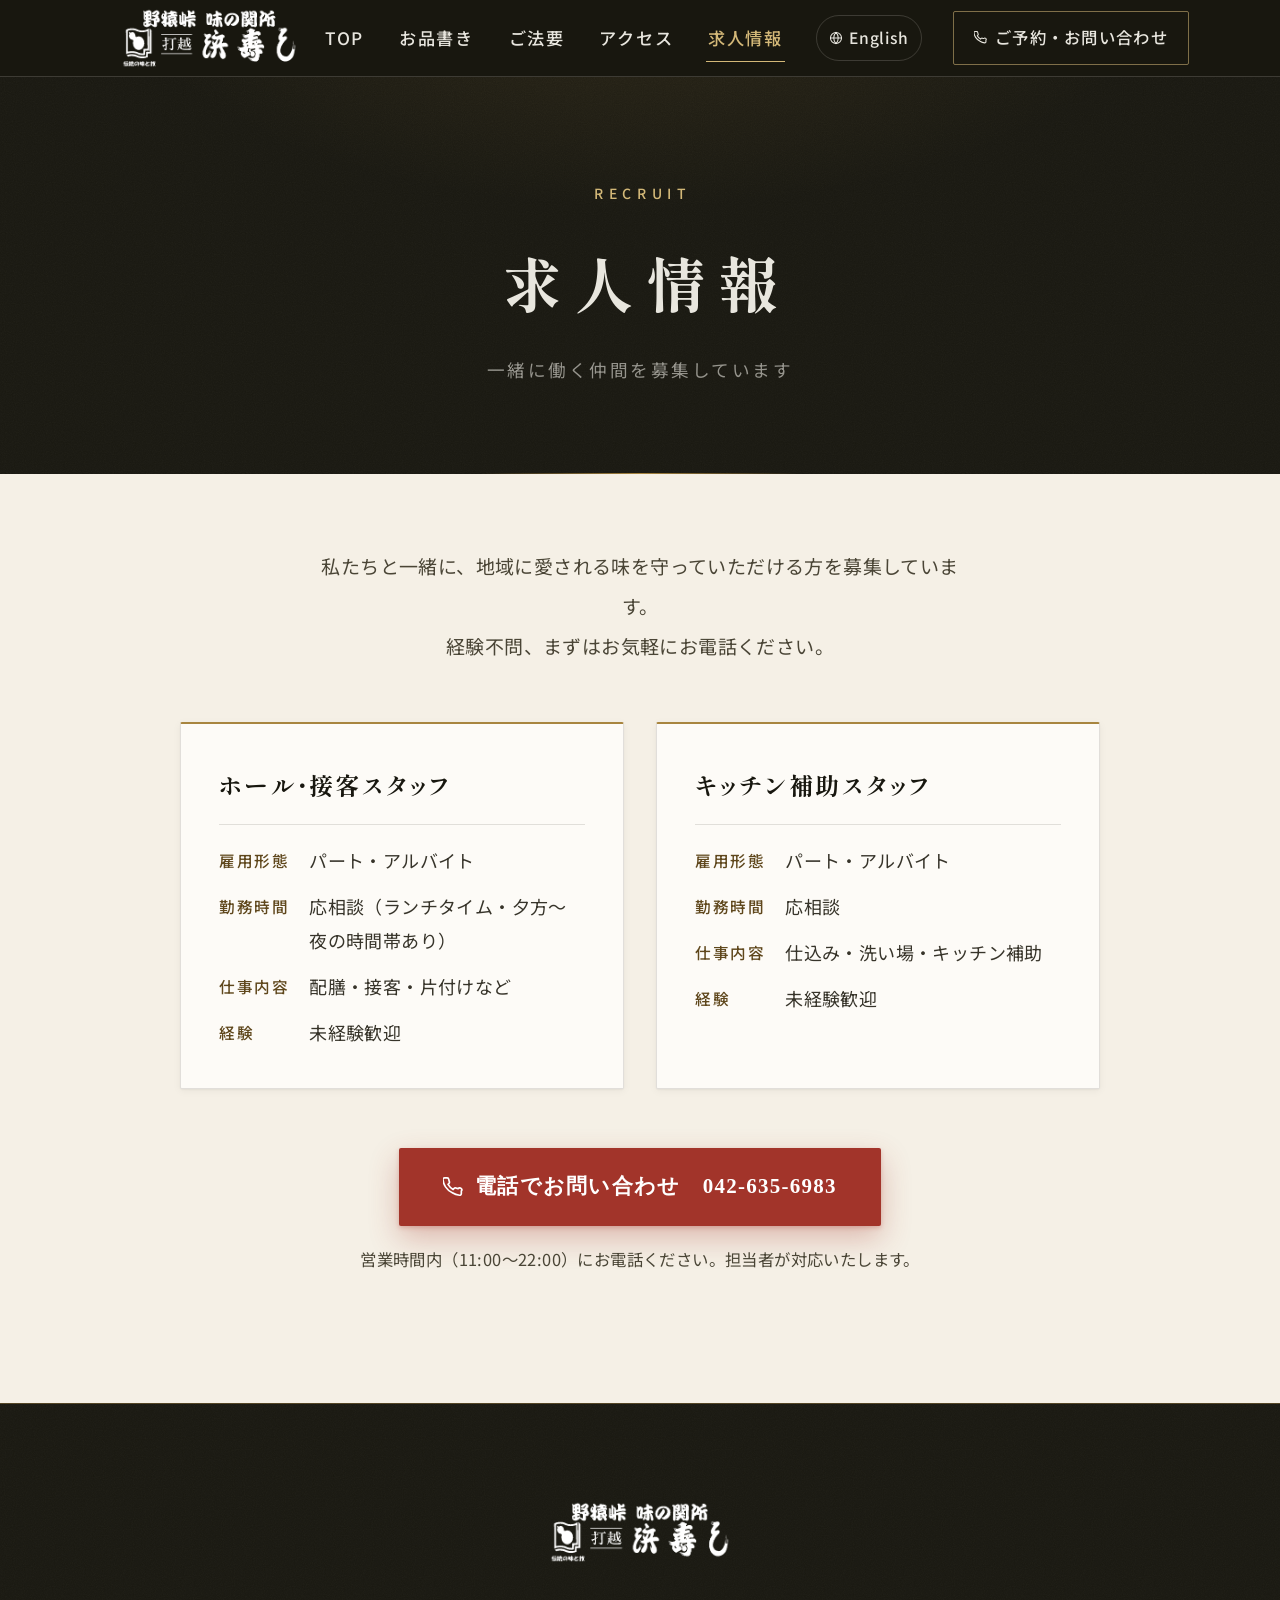
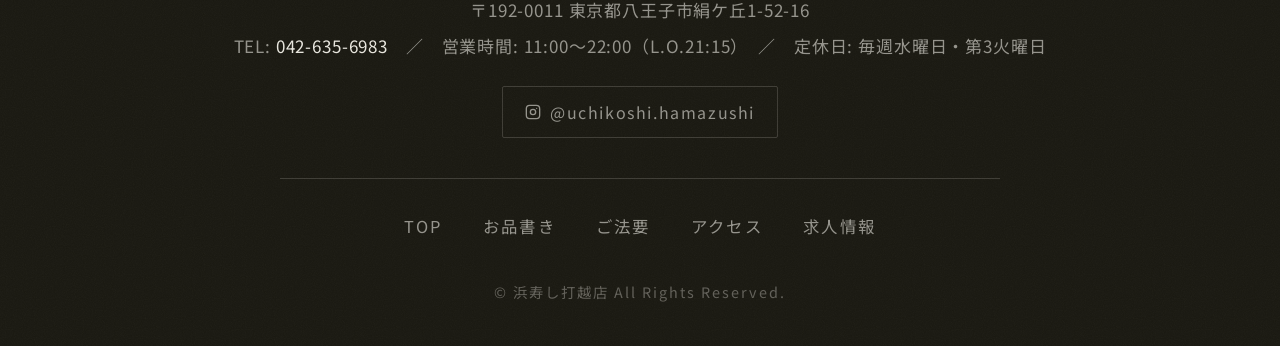
<file: recruit.html>
<!DOCTYPE html>
<html lang="ja">
<head>
  <meta charset="UTF-8">
  <meta name="viewport" content="width=device-width, initial-scale=1.0, viewport-fit=cover">
  <meta name="theme-color" content="#18170f">
  <meta name="apple-mobile-web-app-status-bar-style" content="black-translucent">
  <title>求人・スタッフ募集｜浜寿し打越店（八王子・北野の寿司店）</title>
  <meta name="description" content="浜寿し打越店ではアルバイト・パートスタッフを募集しています。八王子・北野の老舗寿司店で一緒に働きませんか。詳しくはお電話（042-635-6983）にてお問い合わせください。">
  <link rel="canonical" href="https://gucci8916.github.io/hamazushi/recruit.html">
  <meta name="robots" content="index, follow">

  <!-- OGP（SNS共有時の表示） -->
  <meta property="og:type" content="article">
  <meta property="og:site_name" content="浜寿し打越店">
  <meta property="og:title" content="求人・スタッフ募集｜浜寿し打越店（八王子・北野の寿司店）">
  <meta property="og:description" content="浜寿し打越店ではアルバイト・パートスタッフを募集しています。八王子・北野の老舗寿司店で一緒に働きませんか。詳しくはお電話（042-635-6983）にてお問い合わせください。">
  <meta property="og:url" content="https://gucci8916.github.io/hamazushi/recruit.html">
  <meta property="og:image" content="https://gucci8916.github.io/hamazushi/images/hero_bg.jpg">
  <meta property="og:locale" content="ja_JP">
  <meta name="twitter:card" content="summary_large_image">
  <meta name="twitter:title" content="求人・スタッフ募集｜浜寿し打越店（八王子・北野の寿司店）">
  <meta name="twitter:description" content="浜寿し打越店ではアルバイト・パートスタッフを募集しています。八王子・北野の老舗寿司店で一緒に働きませんか。詳しくはお電話（042-635-6983）にてお問い合わせください。">
  <meta name="twitter:image" content="https://gucci8916.github.io/hamazushi/images/hero_bg.jpg">

  <!-- フォント -->
  <link rel="preconnect" href="https://fonts.googleapis.com">
  <link rel="preconnect" href="https://fonts.gstatic.com" crossorigin>
  <link href="https://fonts.googleapis.com/css2?family=Shippori+Mincho+B1:wght@500;600;700;800&family=Noto+Sans+JP:wght@400;500;700&display=swap" rel="stylesheet">

  <link rel="stylesheet" href="css/style.css?v=20261004a">
  <script src="js/main.js?v=20261004a" defer></script>

  <!-- Google Analytics (GA4) -->
  <script async src="https://www.googletagmanager.com/gtag/js?id=G-S6NQD85N89"></script>
  <script>
    window.dataLayer = window.dataLayer || [];
    function gtag(){dataLayer.push(arguments);}
    gtag('js', new Date());
    gtag('config', 'G-S6NQD85N89');
  </script>
</head>

<body data-page="recruit">
  <a href="#main" class="skip-link">本文へスキップ</a>

  <header class="nav" role="banner">
    <div class="nav-inner">
      <a href="index.html" class="nav-logo" aria-label="浜寿し打越店 トップへ">
        <img src="images/logo.png" alt="野猿峠 味の関所 打越 浜寿し" class="nav-logo-img">
      </a>

      <!-- PCナビ -->
      <nav aria-label="メインナビゲーション">
        <ul class="nav-links">
          <li><a href="index.html" data-nav="top">TOP</a></li>
          <li><a href="menu.html" data-nav="menu">お品書き</a></li>
          <li><a href="hoyo.html" data-nav="hoyo">ご法要</a></li>
          <li><a href="access.html" data-nav="access">アクセス</a></li>
          <li><a href="recruit.html" data-nav="recruit">求人情報</a></li>
          <li><a href="en/index.html" class="nav-lang" lang="en" hreflang="en"><svg viewBox="0 0 24 24" fill="none" stroke="currentColor" stroke-width="1.8" width="14" height="14" aria-hidden="true"><circle cx="12" cy="12" r="9.5"/><path d="M2.5 12h19M12 2.5c2.6 2.8 3.9 6 3.9 9.5s-1.3 6.7-3.9 9.5c-2.6-2.8-3.9-6-3.9-9.5s1.3-6.7 3.9-9.5z"/></svg>English</a></li>
          <li>
            <a href="tel:0426356983" class="nav-tel" aria-label="電話でご予約 042-635-6983">
              <svg viewBox="0 0 24 24" fill="none" stroke="currentColor" stroke-width="2" width="13" height="13" aria-hidden="true">
                <path d="M22 16.92v3a2 2 0 01-2.18 2 19.79 19.79 0 01-8.63-3.07A19.5 19.5 0 013 11.81a19.79 19.79 0 01-3.07-8.63A2 2 0 011.92 1h3a2 2 0 012 1.72c.127.96.361 1.903.7 2.81a2 2 0 01-.45 2.11L6.09 8.91a16 16 0 006 6l1.27-1.27a2 2 0 012.11-.45c.907.339 1.85.573 2.81.7A2 2 0 0122 16.92z"/>
              </svg>
              ご予約・お問い合わせ
            </a>
          </li>
        </ul>
      </nav>

      <!-- ハンバーガーボタン（スマホ） -->
      <button class="nav-hamburger" id="navHamburger" aria-label="メニューを開く" aria-expanded="false" aria-controls="navDrawer">
        <span></span>
        <span></span>
        <span></span>
      </button>
    </div>
  </header>

  <!-- スマホ用ドロワー -->
  <div class="nav-drawer" id="navDrawer" role="dialog" aria-label="ナビゲーションメニュー">
    <ul>
      <li><a href="index.html" class="nav-drawer-link" data-nav="top">TOP</a></li>
      <li><a href="menu.html" class="nav-drawer-link" data-nav="menu">お品書き</a></li>
      <li><a href="hoyo.html" class="nav-drawer-link" data-nav="hoyo">ご法要</a></li>
      <li><a href="access.html" class="nav-drawer-link" data-nav="access">アクセス</a></li>
      <li><a href="recruit.html" class="nav-drawer-link" data-nav="recruit">求人情報</a></li>
      <li><a href="en/index.html" class="nav-drawer-link nav-drawer-lang" lang="en" hreflang="en">English</a></li>
    </ul>
    <a href="tel:0426356983" class="drawer-tel" aria-label="電話番号 042-635-6983">
      <svg viewBox="0 0 24 24" fill="none" stroke="currentColor" stroke-width="2" width="16" height="16" aria-hidden="true"><path d="M22 16.92v3a2 2 0 01-2.18 2 19.79 19.79 0 01-8.63-3.07A19.5 19.5 0 013 11.81a19.79 19.79 0 01-3.07-8.63A2 2 0 011.92 1h3a2 2 0 012 1.72c.127.96.361 1.903.7 2.81a2 2 0 01-.45 2.11L6.09 8.91a16 16 0 006 6l1.27-1.27a2 2 0 012.11-.45c.907.339 1.85.573 2.81.7A2 2 0 0122 16.92z"/></svg>
      042-635-6983
    </a>
  </div>

  <main id="main">
    <!-- ============ ページヒーロー ============ -->
    <section class="page-hero">
      <p class="page-hero-eyebrow">RECRUIT</p>
      <h1 class="page-hero-title" id="recruit-title">求人情報</h1>
      <p class="page-hero-sub">一緒に働く仲間を募集しています</p>
    </section>

    <section class="recruit" id="recruit" aria-labelledby="recruit-title">
      <div class="recruit-inner">
        <p class="section-lead reveal">
          私たちと一緒に、地域に愛される味を守っていただける方を募集しています。<br>
          経験不問、まずはお気軽にお電話ください。
        </p>

        <div class="recruit-grid">
          <!-- ホール・接客スタッフ -->
          <div class="recruit-card reveal">
            <h3 class="recruit-role">ホール・接客スタッフ</h3>
            <dl class="recruit-detail">
              <dt>雇用形態</dt>
              <dd>パート・アルバイト</dd>
              <dt>勤務時間</dt>
              <dd>応相談（ランチタイム・夕方〜夜の時間帯あり）</dd>
              <dt>仕事内容</dt>
              <dd>配膳・接客・片付けなど</dd>
              <dt>経験</dt>
              <dd>未経験歓迎</dd>
            </dl>
          </div>

          <!-- キッチン補助 -->
          <div class="recruit-card reveal delay-1">
            <h3 class="recruit-role">キッチン補助スタッフ</h3>
            <dl class="recruit-detail">
              <dt>雇用形態</dt>
              <dd>パート・アルバイト</dd>
              <dt>勤務時間</dt>
              <dd>応相談</dd>
              <dt>仕事内容</dt>
              <dd>仕込み・洗い場・キッチン補助</dd>
              <dt>経験</dt>
              <dd>未経験歓迎</dd>
            </dl>
          </div>
        </div>

        <!-- 応募電話ボタン -->
        <div class="recruit-tel-wrap reveal delay-2">
          <a href="tel:0426356983" class="btn-recruit-tel" aria-label="求人に応募する 電話番号 042-635-6983">
            <svg viewBox="0 0 24 24" fill="none" stroke="currentColor" stroke-width="2" width="20" height="20" aria-hidden="true">
              <path d="M22 16.92v3a2 2 0 01-2.18 2 19.79 19.79 0 01-8.63-3.07A19.5 19.5 0 013 11.81a19.79 19.79 0 01-3.07-8.63A2 2 0 011.92 1h3a2 2 0 012 1.72c.127.96.361 1.903.7 2.81a2 2 0 01-.45 2.11L6.09 8.91a16 16 0 006 6l1.27-1.27a2 2 0 012.11-.45c.907.339 1.85.573 2.81.7A2 2 0 0122 16.92z"/>
            </svg>
            電話でお問い合わせ　042-635-6983
          </a>
          <p class="recruit-note">営業時間内（11:00〜22:00）にお電話ください。担当者が対応いたします。</p>
        </div>
      </div>
    </section>
  </main>

  <footer class="footer" role="contentinfo">
    <p class="footer-logo"><a href="index.html" aria-label="浜寿し打越店 トップへ"><img src="images/logo.png" alt="野猿峠 味の関所 打越 浜寿し" class="footer-logo-img"></a></p>
    <address class="footer-address">
      〒192-0011 東京都八王子市絹ケ丘1-52-16<br>
      TEL: <a href="tel:0426356983">042-635-6983</a>　／　営業時間: 11:00〜22:00（L.O.21:15）　／　定休日: 毎週水曜日・第3火曜日
    </address>

    <div class="footer-sns">
      <a href="https://www.instagram.com/uchikoshi.hamazushi/" target="_blank" rel="noopener noreferrer" aria-label="Instagram（新しいタブで開きます）">
        <svg width="16" height="16" viewBox="0 0 24 24" fill="none" stroke="currentColor" stroke-width="2" aria-hidden="true">
          <rect x="2" y="2" width="20" height="20" rx="5"/>
          <circle cx="12" cy="12" r="4"/>
          <circle cx="17.5" cy="6.5" r="1" fill="currentColor" stroke="none"/>
        </svg>
        @uchikoshi.hamazushi
      </a>
    </div>

    <nav class="footer-nav" aria-label="フッターナビゲーション">
      <a href="index.html">TOP</a>
      <a href="menu.html">お品書き</a>
      <a href="hoyo.html">ご法要</a>
      <a href="access.html">アクセス</a>
      <a href="recruit.html">求人情報</a>
    </nav>

    <p class="footer-copy">© 浜寿し打越店 All Rights Reserved.</p>
  </footer>

  <!-- スマホ追従バー：電話予約 -->
  <div class="mobile-cta-bar" aria-label="電話でご予約">
    <a href="tel:0426356983" class="mobile-cta-tel">
      <span class="mobile-cta-icon" aria-hidden="true">
        <svg viewBox="0 0 24 24" fill="none" stroke="currentColor" stroke-width="2" width="18" height="18"><path d="M22 16.92v3a2 2 0 01-2.18 2 19.79 19.79 0 01-8.63-3.07A19.5 19.5 0 013 11.81a19.79 19.79 0 01-3.07-8.63A2 2 0 011.92 1h3a2 2 0 012 1.72c.127.96.361 1.903.7 2.81a2 2 0 01-.45 2.11L6.09 8.91a16 16 0 006 6l1.27-1.27a2 2 0 012.11-.45c.907.339 1.85.573 2.81.7A2 2 0 0122 16.92z"/></svg>
      </span>
      <span class="mobile-cta-text">
        <span class="mobile-cta-label">お電話でのご予約</span>
        <span class="mobile-cta-num">042-635-6983</span>
      </span>
    </a>
    <a href="access.html" class="mobile-cta-map" aria-label="アクセス・地図を見る">アクセス</a>
  </div>
</body>
</html>
</file>
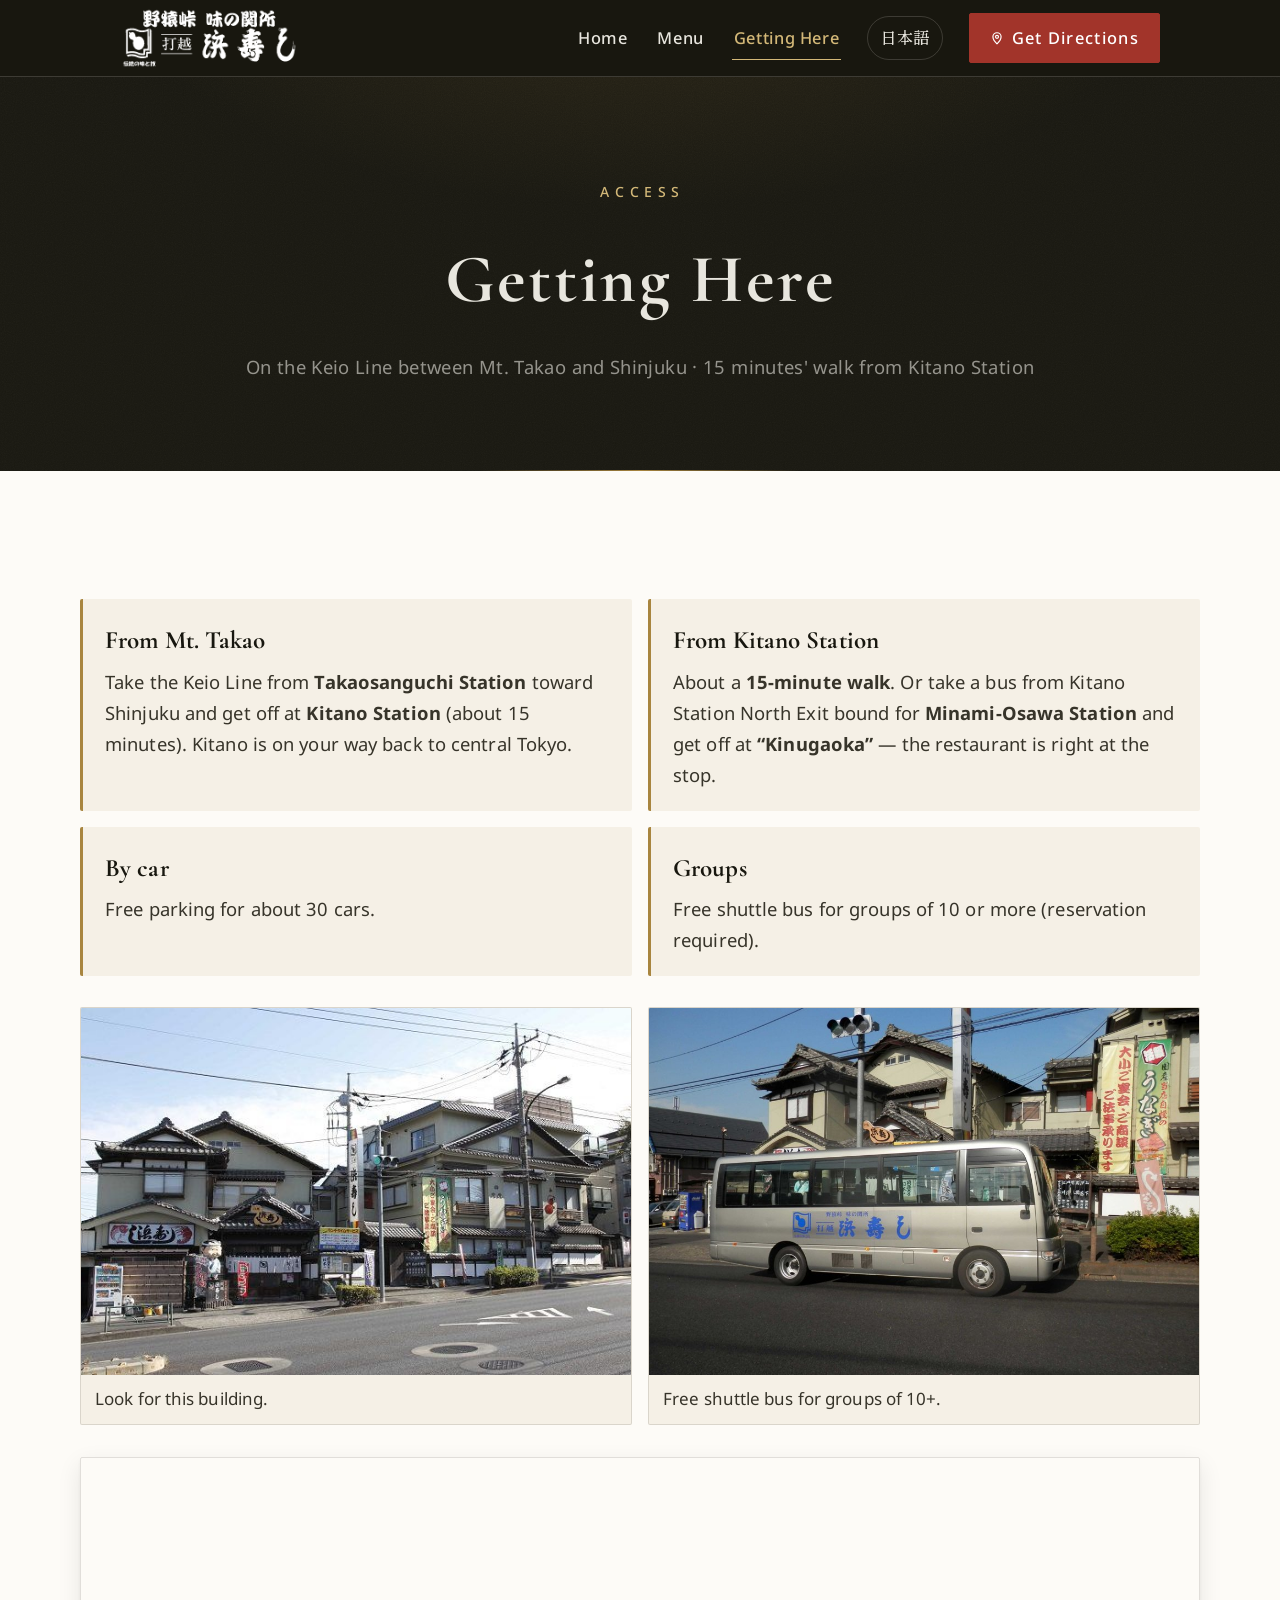
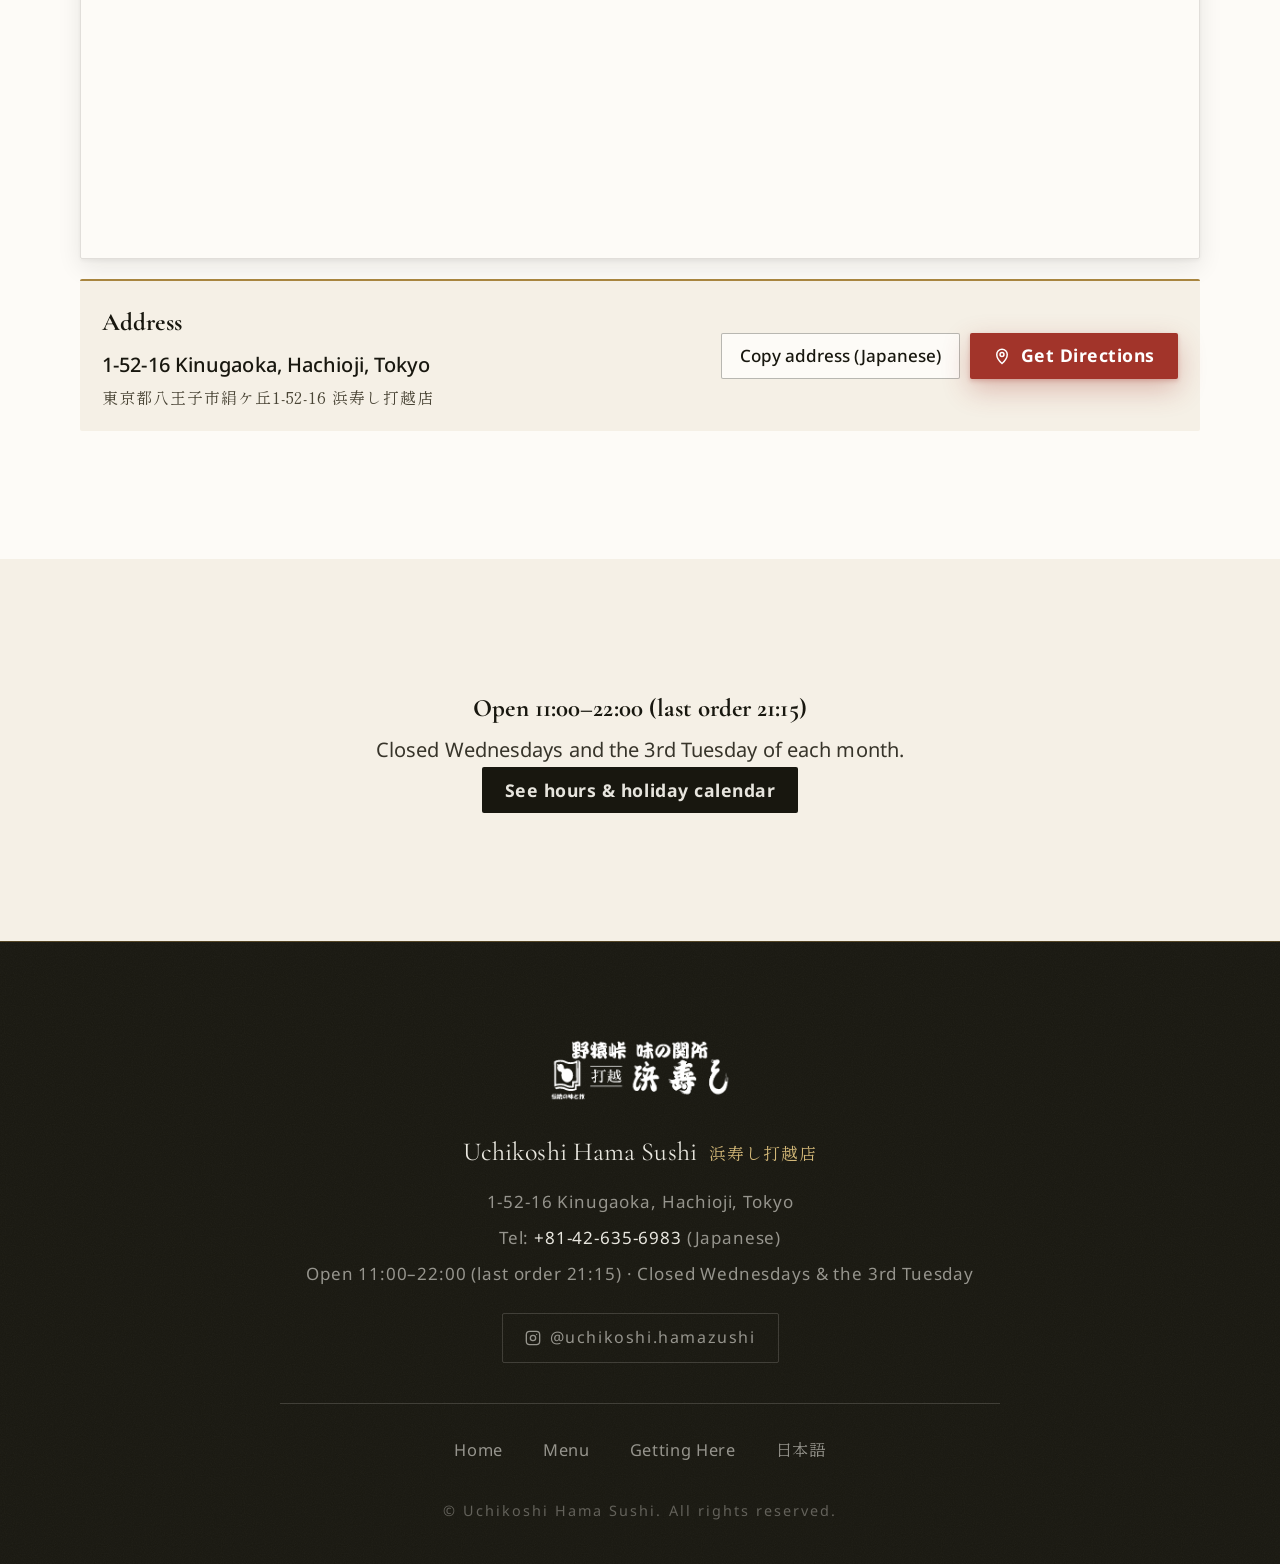
<file: en/access.html>
<!DOCTYPE html>
<html lang="en">
<head>
  <meta charset="UTF-8">
  <meta name="viewport" content="width=device-width, initial-scale=1.0, viewport-fit=cover">
  <meta name="theme-color" content="#18170f">
  <title>Getting Here | From Mt. Takao &amp; Kitano Station | Uchikoshi Hama Sushi, Hachioji</title>
  <meta name="description" content="How to get to Uchikoshi Hama Sushi: Keio Line from Takaosanguchi (Mt. Takao) to Kitano Station, then a 15-minute walk or a short bus ride to the Kinugaoka stop. Free parking for about 30 cars. Map and directions.">
  <link rel="canonical" href="https://gucci8916.github.io/hamazushi/en/access.html">
  <!-- TBD: 未確定（黄色）の部分が残っているあいだは検索に出さない。公開するときに content="index, follow" に戻す -->
  <meta name="robots" content="noindex, nofollow">

  <!-- Language versions (hreflang) -->
  <link rel="alternate" hreflang="ja" href="https://gucci8916.github.io/hamazushi/access.html">
  <link rel="alternate" hreflang="en" href="https://gucci8916.github.io/hamazushi/en/access.html">
  <link rel="alternate" hreflang="x-default" href="https://gucci8916.github.io/hamazushi/access.html">

  <!-- OGP -->
  <meta property="og:type" content="website">
  <meta property="og:site_name" content="Uchikoshi Hama Sushi">
  <meta property="og:title" content="Getting Here | Uchikoshi Hama Sushi, Hachioji">
  <meta property="og:description" content="Keio Line to Kitano Station, then a 15-minute walk or a short bus ride. Free parking. Map and directions.">
  <meta property="og:url" content="https://gucci8916.github.io/hamazushi/en/access.html">
  <meta property="og:image" content="https://gucci8916.github.io/hamazushi/images/exterior.jpg">
  <meta property="og:locale" content="en_US">
  <meta property="og:locale:alternate" content="ja_JP">
  <meta name="twitter:card" content="summary_large_image">

  <link rel="preconnect" href="https://fonts.googleapis.com">
  <link rel="preconnect" href="https://fonts.gstatic.com" crossorigin>
  <link href="https://fonts.googleapis.com/css2?family=Cormorant+Garamond:wght@500;600;700&family=Noto+Sans:wght@400;500;700&family=Shippori+Mincho+B1:wght@500;600;700&display=swap" rel="stylesheet">

  <link rel="stylesheet" href="../css/style.css?v=20261004a">
  <link rel="stylesheet" href="../css/en.css?v=20261004a">
  <script src="../js/main.js?v=20261004a" defer></script>

  <!-- Google Analytics (GA4) -->
  <script async src="https://www.googletagmanager.com/gtag/js?id=G-S6NQD85N89"></script>
  <script>
    window.dataLayer = window.dataLayer || [];
    function gtag(){dataLayer.push(arguments);}
    gtag('js', new Date());
    gtag('config', 'G-S6NQD85N89');
  </script>
</head>

<body data-page="en-access" class="lang-en">
  <a href="#main" class="skip-link">Skip to content</a>

  <header class="nav" role="banner">
    <div class="nav-inner">
      <a href="index.html" class="nav-logo" aria-label="Uchikoshi Hama Sushi — Home">
        <img src="../images/logo.png" alt="Uchikoshi Hama Sushi" class="nav-logo-img">
      </a>

      <!-- PC navigation -->
      <nav aria-label="Main navigation">
        <ul class="nav-links">
          <li><a href="index.html" data-nav="en-top">Home</a></li>
          <li><a href="menu.html" data-nav="en-menu">Menu</a></li>
          <li><a href="access.html" data-nav="en-access">Getting Here</a></li>
          <li><a href="../access.html" class="nav-lang" lang="ja" hreflang="ja">日本語</a></li>
          <li>
            <a href="https://www.google.com/maps/dir/?api=1&amp;destination=%E6%B5%9C%E5%AF%BF%E3%81%97%E6%89%93%E8%B6%8A%E5%BA%97%20%E6%9D%B1%E4%BA%AC%E9%83%BD%E5%85%AB%E7%8E%8B%E5%AD%90%E5%B8%82%E7%B5%B9%E3%82%B1%E4%B8%981-52-16" class="nav-tel nav-directions" data-directions target="_blank" rel="noopener">
              <svg width="15" height="15" viewBox="0 0 24 24" fill="none" stroke="currentColor" stroke-width="2" aria-hidden="true"><path d="M12 22s7-6.2 7-12a7 7 0 10-14 0c0 5.8 7 12 7 12z"/><circle cx="12" cy="10" r="2.6"/></svg>
              Get Directions
            </a>
          </li>
        </ul>
      </nav>

      <!-- Hamburger (mobile) -->
      <button class="nav-hamburger" id="navHamburger" aria-label="Open menu" aria-expanded="false" aria-controls="navDrawer">
        <span></span>
        <span></span>
        <span></span>
      </button>
    </div>
  </header>

  <!-- Mobile drawer -->
  <div class="nav-drawer" id="navDrawer" role="dialog" aria-label="Navigation menu">
    <ul>
      <li><a href="index.html" class="nav-drawer-link" data-nav="en-top">Home</a></li>
      <li><a href="menu.html" class="nav-drawer-link" data-nav="en-menu">Menu</a></li>
      <li><a href="access.html" class="nav-drawer-link" data-nav="en-access">Getting Here</a></li>
      <li><a href="../access.html" class="nav-drawer-link nav-drawer-lang" lang="ja" hreflang="ja">日本語</a></li>
    </ul>
    <a href="https://www.google.com/maps/dir/?api=1&amp;destination=%E6%B5%9C%E5%AF%BF%E3%81%97%E6%89%93%E8%B6%8A%E5%BA%97%20%E6%9D%B1%E4%BA%AC%E9%83%BD%E5%85%AB%E7%8E%8B%E5%AD%90%E5%B8%82%E7%B5%B9%E3%82%B1%E4%B8%981-52-16" class="drawer-tel" data-directions target="_blank" rel="noopener">
      <svg width="15" height="15" viewBox="0 0 24 24" fill="none" stroke="currentColor" stroke-width="2" aria-hidden="true"><path d="M12 22s7-6.2 7-12a7 7 0 10-14 0c0 5.8 7 12 7 12z"/><circle cx="12" cy="10" r="2.6"/></svg>
      Get Directions
    </a>
    <a href="tel:+81426356983" class="drawer-call" aria-label="Call +81-42-635-6983">Call +81-42-635-6983</a>
  </div>

  <main id="main">
    <section class="page-hero">
      <p class="page-hero-eyebrow">ACCESS</p>
      <h1 class="page-hero-title">Getting Here</h1>
      <p class="page-hero-sub">On the Keio Line between Mt. Takao and Shinjuku · 15 minutes' walk from Kitano Station</p>
    </section>

    <!-- ============ Getting Here ============ -->
    <section class="en-section en-section--white" id="getting-here" aria-label="Directions">
      <div class="en-inner">
        <div class="en-route reveal">
          <div class="en-route-step">
            <p class="en-route-label">From Mt. Takao</p>
            <p>Take the Keio Line from <strong>Takaosanguchi Station</strong> toward Shinjuku and get off at <strong>Kitano Station</strong> (about <span class="tbd">15 minutes</span>). Kitano is on your way back to central Tokyo.</p>
            <!-- TBD: confirm the travel time from Takaosanguchi to Kitano -->
          </div>
          <div class="en-route-step">
            <p class="en-route-label">From Kitano Station</p>
            <p>About a <strong>15-minute walk</strong>. Or take a bus from Kitano Station North Exit bound for <strong>Minami-Osawa Station</strong> and get off at <strong>“Kinugaoka”</strong> — the restaurant is right at the stop.</p>
          </div>
          <div class="en-route-step">
            <p class="en-route-label">By car</p>
            <p>Free parking for about 30 cars.</p>
          </div>
          <div class="en-route-step">
            <p class="en-route-label">Groups</p>
            <p>Free shuttle bus for groups of 10 or more (reservation required).</p>
          </div>
        </div>

        <div class="en-access-grid">
          <figure class="en-figure reveal">
            <img src="../images/exterior.jpg" alt="The restaurant building seen from the road" loading="lazy" width="600" height="400">
            <figcaption>Look for this building.</figcaption>
            <!-- TBD: add photos of the walking route from Kitano Station -->
          </figure>
          <figure class="en-figure reveal delay-1">
            <img src="../images/access_bus_28.jpg" alt="Our free shuttle bus for groups" loading="lazy" width="1000" height="750">
            <figcaption>Free shuttle bus for groups of 10+.</figcaption>
          </figure>
        </div>

        <div class="en-map reveal">
          <iframe
            src="https://www.google.com/maps/embed?pb=!1m18!1m12!1m3!1d3242.6327235578515!2d139.3620555!3d35.6367798!2m3!1f0!2f0!3f0!3m2!1i1024!2i768!4f13.1!3m3!1m2!1s0x60191d813ae3c991%3A0x74db18227a8f34f2!2z44CSMTkyLTA5MTIg5p2x5Lqs6YO95YWr546L5a2Q5biC57W544Kx5LiY77yR5LiB55uu77yV77yS4oiS77yR77yW!5e0!3m2!1sen!2sjp!4v1782648003059!5m2!1sen!2sjp"
            title="Map to Uchikoshi Hama Sushi"
            loading="lazy"
            referrerpolicy="no-referrer-when-downgrade"
            allowfullscreen
          ></iframe>
        </div>

        <div class="en-address reveal">
          <div class="en-address-text">
            <p class="en-route-label">Address</p>
            <p class="en-address-line">1-52-16 Kinugaoka, Hachioji, Tokyo</p>
            <!-- TBD: postal code — 192-0912 or 192-0011? -->
            <p class="en-address-ja" lang="ja">東京都八王子市絹ケ丘1-52-16 浜寿し打越店</p>
          </div>
          <div class="en-address-actions">
            <button type="button" class="en-copy" data-copy="浜寿し打越店 東京都八王子市絹ケ丘1-52-16">Copy address (Japanese)</button>
            <a href="https://www.google.com/maps/dir/?api=1&amp;destination=%E6%B5%9C%E5%AF%BF%E3%81%97%E6%89%93%E8%B6%8A%E5%BA%97%20%E6%9D%B1%E4%BA%AC%E9%83%BD%E5%85%AB%E7%8E%8B%E5%AD%90%E5%B8%82%E7%B5%B9%E3%82%B1%E4%B8%981-52-16" class="en-btn en-btn--primary en-btn--sm" data-directions target="_blank" rel="noopener"><svg viewBox="0 0 24 24" fill="none" stroke="currentColor" stroke-width="2" aria-hidden="true"><path d="M12 22s7-6.2 7-12a7 7 0 10-14 0c0 5.8 7 12 7 12z"/><circle cx="12" cy="10" r="2.6"/></svg> Get Directions</a>
          </div>
        </div>
      </div>
    </section>

    <section class="en-section en-section--paper en-access-hours" aria-label="Opening hours">
      <div class="en-inner en-inner--narrow u-center">
        <p class="en-route-label">Open 11:00–22:00 (last order <span class="tbd">21:15</span>)</p>
        <p>Closed Wednesdays and the 3rd Tuesday of each month.</p>
        <a href="index.html#hours" class="en-btn en-btn--ink en-btn--sm">See hours &amp; holiday calendar</a>
      </div>
    </section>
  </main>

  <footer class="footer" role="contentinfo">
    <p class="footer-logo"><a href="index.html" aria-label="Uchikoshi Hama Sushi — Home"><img src="../images/logo.png" alt="Uchikoshi Hama Sushi" class="footer-logo-img"></a></p>
    <p class="en-footer-name">Uchikoshi Hama Sushi <span lang="ja">浜寿し打越店</span></p>
    <address class="footer-address">
      1-52-16 Kinugaoka, Hachioji, Tokyo<br>
      Tel: <a href="tel:+81426356983">+81-42-635-6983</a> (Japanese)<br>
      Open 11:00–22:00 (last order <span class="tbd">21:15</span>) · Closed Wednesdays &amp; the 3rd Tuesday
    </address>

    <div class="footer-sns">
      <a href="https://www.instagram.com/uchikoshi.hamazushi/" target="_blank" rel="noopener noreferrer" aria-label="Instagram (opens in a new tab)">
        <svg width="16" height="16" viewBox="0 0 24 24" fill="none" stroke="currentColor" stroke-width="2" aria-hidden="true">
          <rect x="2" y="2" width="20" height="20" rx="5"/>
          <circle cx="12" cy="12" r="4"/>
          <circle cx="17.5" cy="6.5" r="1" fill="currentColor" stroke="none"/>
        </svg>
        @uchikoshi.hamazushi
      </a>
    </div>

    <nav class="footer-nav" aria-label="Footer navigation">
      <a href="index.html">Home</a>
      <a href="menu.html">Menu</a>
      <a href="access.html">Getting Here</a>
      <a href="../access.html" lang="ja" hreflang="ja">日本語</a>
    </nav>

    <p class="footer-copy">© Uchikoshi Hama Sushi. All rights reserved.</p>
  </footer>

  <!-- Mobile sticky bar: directions first, phone second -->
  <div class="mobile-cta-bar en-cta-bar" aria-label="Directions and phone">
    <a href="https://www.google.com/maps/dir/?api=1&amp;destination=%E6%B5%9C%E5%AF%BF%E3%81%97%E6%89%93%E8%B6%8A%E5%BA%97%20%E6%9D%B1%E4%BA%AC%E9%83%BD%E5%85%AB%E7%8E%8B%E5%AD%90%E5%B8%82%E7%B5%B9%E3%82%B1%E4%B8%981-52-16" class="mobile-cta-tel" data-directions target="_blank" rel="noopener">
      <span class="mobile-cta-icon" aria-hidden="true"><svg width="15" height="15" viewBox="0 0 24 24" fill="none" stroke="currentColor" stroke-width="2" aria-hidden="true"><path d="M12 22s7-6.2 7-12a7 7 0 10-14 0c0 5.8 7 12 7 12z"/><circle cx="12" cy="10" r="2.6"/></svg></span>
      <span class="mobile-cta-text">
        <span class="mobile-cta-num">Get Directions</span>
      </span>
    </a>
    <a href="tel:+81426356983" class="mobile-cta-map" aria-label="Call +81-42-635-6983">Call</a>
  </div>
</body>
</html>
</file>
<file: css/style.css>
/* ============================================================
   浜寿し打越店 ― 共通スタイルシート
   コンセプト「墨と朱」
   墨色 × 和紙 × 金茶 × 朱（ロゴの落款に由来）
   ------------------------------------------------------------
   目次
   01. デザイントークン
   02. リセット / ベース
   03. ユーティリティ
   04. スキップリンク / フォーカス
   05. ヘッダー / ナビゲーション
   06. ドロワー（スマホ）
   07. ボタン
   08. セクション見出し（朱印モチーフ）
   09. ヒーロー（トップ）
   10. 情報バー
   11. ページヒーロー（下層）
   12. お知らせ / カレンダー
   13. お店の想い
   14. 季節限定
   15. ギャラリー
   16. ご利用シーン
   17. メニュー（タブ / カード / リスト）
   18. ご法要
   19. アクセス
   20. 求人
   21. フッター
   22. モバイル追従バー
   23. スクロールアニメーション
   24. アクセシビリティ / 印刷
============================================================ */

/* ------------------------------------------------------------
   01. デザイントークン
------------------------------------------------------------ */
:root {
  /* 色 ― 墨 */
  --ink:        #18170f;   /* 最深部：ヘッダー・フッター・暗色セクション */
  --ink-2:      #201f16;   /* 墨のカード・面 */
  --ink-3:      #2a2920;   /* 墨の境界・ホバー */

  /* 色 ― 和紙 */
  --paper:      #f5f0e6;   /* ページ地 */
  --paper-2:    #ede6d6;   /* 差分面 */
  --white:      #fdfbf7;   /* カード面（真っ白を避けた生成り） */

  /* 色 ― 金茶（3段階：装飾 / 標準 / 文字用） */
  --gold-lt:    #d3b878;   /* 暗色背景上の金 */
  --gold:       #a8853f;   /* 線・アイコン */
  --gold-deep:  #5f471c;   /* 明色背景上の小さな金文字（高齢者向けにさらに濃度アップ） */

  /* 色 ― 朱（ロゴの落款）：CTAと印にのみ使用 */
  --shu:        #a2342a;
  --shu-deep:   #872a21;

  /* 色 ― テキスト */
  --text:       #37342a;
  --muted:      #4a4536;   /* 高齢者向けにさらに濃度アップ（元#7c7462→#635b4a→#4a4536） */
  --text-inv:   rgba(250, 247, 240, 0.92);
  --muted-inv:  rgba(250, 247, 240, 0.55);

  /* 線 */
  --line:       rgba(24, 23, 15, 0.12);
  --line-inv:   rgba(250, 247, 240, 0.16);
  --line-gold:  rgba(168, 133, 63, 0.4);

  /* 書体 */
  --font-serif: 'Shippori Mincho B1', 'Noto Serif JP', serif;
  --font-sans:  'Noto Sans JP', sans-serif;

  /* 影（多層） */
  --shadow-sm:  0 1px 2px rgba(24, 23, 15, 0.05), 0 2px 8px rgba(24, 23, 15, 0.05);
  --shadow-md:  0 2px 4px rgba(24, 23, 15, 0.05), 0 8px 24px rgba(24, 23, 15, 0.09);
  --shadow-lg:  0 4px 8px rgba(24, 23, 15, 0.06), 0 20px 48px rgba(24, 23, 15, 0.14);

  /* レイアウト */
  --max-width:  1120px;
  --nav-h:      76px;
  --radius:     2px;
  --section-pad-y: clamp(72px, 11vw, 128px);
  --section-pad-x: clamp(20px, 5vw, 56px);

  /* イージング */
  --ease-out:   cubic-bezier(0.22, 1, 0.36, 1);
  --ease-soft:  cubic-bezier(0.4, 0, 0.2, 1);

  /* 和紙テクスチャ（SVGノイズ・追加リクエストなし） */
  --washi: url("data:image/svg+xml,%3Csvg xmlns='http://www.w3.org/2000/svg' width='240' height='240'%3E%3Cfilter id='n'%3E%3CfeTurbulence type='fractalNoise' baseFrequency='0.9' numOctaves='2' stitchTiles='stitch'/%3E%3CfeColorMatrix type='saturate' values='0'/%3E%3C/filter%3E%3Crect width='100%25' height='100%25' filter='url(%23n)' opacity='0.05'/%3E%3C/svg%3E");
}

/* ------------------------------------------------------------
   02. リセット / ベース
------------------------------------------------------------ */
*, *::before, *::after {
  box-sizing: border-box;
  margin: 0;
  padding: 0;
}

html {
  scroll-behavior: smooth;
  font-size: 20px;  /* 高齢者にも読みやすいよう拡大（元16px）。remベースの全サイズが比例して大きくなる */
  overscroll-behavior: none;
  scroll-padding-top: calc(var(--nav-h) + 16px);
  background: var(--ink); /* オーバースクロール時の上下端を墨色で統一 */
  -webkit-text-size-adjust: 100%;
}

body {
  font-family: var(--font-sans);
  font-weight: 400;
  color: var(--text);
  background: var(--ink);
  line-height: 1.9;
  letter-spacing: 0.02em;
  -webkit-font-smoothing: antialiased;
  text-rendering: optimizeLegibility;
  overscroll-behavior: none;
}

/* 和紙の質感をページ全体に薄く敷く */
body::before {
  content: "";
  position: fixed;
  inset: 0;
  background-image: var(--washi);
  pointer-events: none;
  z-index: 1;
  mix-blend-mode: multiply;
}

main { position: relative; z-index: 2; }

img {
  max-width: 100%;
  height: auto;
  display: block;
}

a {
  color: inherit;
  text-decoration: none;
}

button {
  font-family: inherit;
  cursor: pointer;
  border: none;
  background: none;
  color: inherit;
}

strong { font-weight: 700; color: var(--ink); }

::selection {
  background: rgba(168, 133, 63, 0.28);
}

/* ------------------------------------------------------------
   03. ユーティリティ
------------------------------------------------------------ */
.u-center       { text-align: center; }
.u-mt-1         { margin-top: 16px; }
.u-mt-2         { margin-top: 32px; }
.u-mt-3         { margin-top: 48px; }
.link-gold      { color: var(--gold-deep); border-bottom: 1px solid var(--line-gold); transition: color 0.2s, border-color 0.2s; }
.link-gold:hover { color: var(--shu); border-color: var(--shu); }

/* 見出し・和文表示の要：詰め組み */
.serif,
h1, h2, h3, h4 {
  font-family: var(--font-serif);
  font-feature-settings: "palt" 1;
  font-weight: 600;
  color: var(--ink);
}

/* ------------------------------------------------------------
   04. スキップリンク / フォーカス
------------------------------------------------------------ */
.skip-link {
  position: fixed;
  top: 10px;
  left: 10px;
  z-index: 999;
  padding: 12px 20px;
  background: var(--ink);
  color: var(--text-inv);
  font-size: 0.85rem;
  border-radius: var(--radius);
  transform: translateY(-200%);
  transition: transform 0.25s var(--ease-out);
}
.skip-link:focus { transform: translateY(0); }

:focus-visible {
  outline: 2px solid var(--gold);
  outline-offset: 3px;
  border-radius: var(--radius);
}

/* ------------------------------------------------------------
   05. ヘッダー / ナビゲーション
------------------------------------------------------------ */
.nav {
  position: fixed;
  top: 0;
  left: 0;
  width: 100%;
  z-index: 100;
  background: var(--ink);
  -webkit-backdrop-filter: blur(14px);
  backdrop-filter: blur(14px);
  border-bottom: 1px solid var(--line-inv);
  transition: background 0.45s var(--ease-soft), border-color 0.45s var(--ease-soft);
}

/* トップページ：ヒーロー上では透過し、スクロールで墨色に */
body[data-page="top"] .nav {
  background: transparent;
  border-bottom-color: transparent;
  -webkit-backdrop-filter: none;
  backdrop-filter: none;
}
body[data-page="top"] .nav.is-scrolled {
  background: var(--ink);
  border-bottom-color: var(--line-inv);
  -webkit-backdrop-filter: blur(14px);
  backdrop-filter: blur(14px);
}

.nav-inner {
  max-width: var(--max-width);
  margin: 0 auto;
  padding: 0 clamp(16px, 4vw, 40px);
  height: var(--nav-h);
  display: flex;
  align-items: center;
  justify-content: space-between;
  gap: 24px;
}

.nav-logo {
  display: flex;
  align-items: center;
  flex-shrink: 0;
  height: 100%;
  padding: 7px 0;  /* ロゴを大きく見せるため余白を縮小（元14px） */
}
.nav-logo-img {
  height: 100%;
  width: auto;
  transition: opacity 0.25s;
}
.nav-logo:hover .nav-logo-img { opacity: 0.8; }

.nav-links {
  display: flex;
  align-items: center;
  gap: clamp(18px, 2.4vw, 34px);
  list-style: none;
}

.nav-links a:not(.nav-tel) {
  position: relative;
  display: block;
  padding: 8px 2px;
  font-size: 0.86rem;
  font-weight: 500;
  letter-spacing: 0.1em;
  color: var(--text-inv);
  transition: color 0.25s;
}
/* 下線インジケータ */
.nav-links a:not(.nav-tel)::after {
  content: "";
  position: absolute;
  left: 0;
  right: 0;
  bottom: 0;
  height: 1px;
  background: var(--gold-lt);
  transform: scaleX(0);
  transform-origin: right;
  transition: transform 0.35s var(--ease-out);
}
.nav-links a:not(.nav-tel):hover::after,
.nav-links a.is-active:not(.nav-tel)::after {
  transform: scaleX(1);
  transform-origin: left;
}
.nav-links a.is-active:not(.nav-tel) { color: var(--gold-lt); }

/* 電話ボタン（ナビ内） */
.nav-tel {
  display: inline-flex;
  align-items: center;
  gap: 8px;
  padding: 10px 20px;
  font-size: 0.82rem;
  font-weight: 500;
  letter-spacing: 0.08em;
  color: var(--text-inv);
  border: 1px solid rgba(211, 184, 120, 0.55);
  border-radius: var(--radius);
  transition: background 0.3s, border-color 0.3s, color 0.3s;
}
.nav-tel:hover {
  background: var(--shu);
  border-color: var(--shu);
  color: #fff;
}

/* 言語切り替え（English / 日本語）：小さな枠付きで、ほかのメニューと区別 */
.nav-links a.nav-lang {
  display: inline-flex;
  align-items: center;
  gap: 6px;
  padding: 7px 12px;
  font-size: 0.78rem;
  letter-spacing: 0.06em;
  border: 1px solid var(--line-inv);
  border-radius: 999px;
  transition: border-color 0.25s, color 0.25s;
}
.nav-links a.nav-lang::after { display: none; }
/* 項目が増えたため、PCナビは折り返さないようにし、狭い画面では詰める */
.nav-links a { white-space: nowrap; }
@media (min-width: 861px) and (max-width: 1240px) {
  .nav-links { gap: 14px; }
  .nav-links a:not(.nav-tel) { font-size: 0.78rem; letter-spacing: 0.04em; }
  .nav-links a.nav-lang { padding: 6px 10px; }
  .nav-tel { padding: 9px 12px; font-size: 0.74rem; letter-spacing: 0.02em; }
  .nav-logo { padding: 10px 0; }
}
@media (min-width: 861px) and (max-width: 1080px) {
  .nav-inner { gap: 12px; }
  .nav-links { gap: 10px; }
  .nav-links a:not(.nav-tel) { font-size: 0.74rem; letter-spacing: 0.02em; }
  .nav-lang svg,
  .nav-tel svg { display: none; }
  .nav-tel { padding: 8px 10px; }
}
.nav-links a.nav-lang:hover { color: var(--gold-lt); border-color: var(--gold-lt); }
.nav-lang svg { flex-shrink: 0; }
.nav-drawer-lang {
  font-family: var(--font-sans) !important;
  font-size: 1rem !important;
  letter-spacing: 0.12em !important;
  color: var(--gold-lt) !important;
}
.nav-drawer.is-open li:nth-child(6) .nav-drawer-link { transition-delay: 0.38s; }

/* ハンバーガー */
.nav-hamburger {
  display: none;
  position: relative;
  z-index: 210;
  width: 48px;
  height: 48px;
  flex-direction: column;
  justify-content: center;
  align-items: center;
  gap: 7px;
}
.nav-hamburger span {
  display: block;
  width: 26px;
  height: 1.5px;
  background: var(--text-inv);
  transition: transform 0.35s var(--ease-out), opacity 0.25s;
}
.nav-hamburger.is-open span:nth-child(1) { transform: translateY(8.5px) rotate(45deg); }
.nav-hamburger.is-open span:nth-child(2) { opacity: 0; }
.nav-hamburger.is-open span:nth-child(3) { transform: translateY(-8.5px) rotate(-45deg); }

/* ------------------------------------------------------------
   06. ドロワー（スマホ）
------------------------------------------------------------ */
.nav-drawer {
  position: fixed;
  inset: 0;
  z-index: 200;
  display: flex;
  flex-direction: column;
  justify-content: center;
  align-items: center;
  gap: 40px;
  background: rgba(24, 23, 15, 0.97);
  -webkit-backdrop-filter: blur(10px);
  backdrop-filter: blur(10px);
  background-image: var(--washi);
  opacity: 0;
  visibility: hidden;
  transition: opacity 0.4s var(--ease-soft), visibility 0.4s;
}
.nav-drawer.is-open {
  opacity: 1;
  visibility: visible;
}
.nav-drawer ul {
  list-style: none;
  text-align: center;
  display: grid;
  gap: 8px;
}
.nav-drawer-link {
  display: block;
  padding: 12px 32px;
  font-family: var(--font-serif);
  font-feature-settings: "palt" 1;
  font-size: 1.3rem;
  letter-spacing: 0.22em;
  color: var(--text-inv);
  opacity: 0;
  transform: translateY(14px);
  transition: opacity 0.5s var(--ease-out), transform 0.5s var(--ease-out), color 0.25s;
}
.nav-drawer.is-open .nav-drawer-link {
  opacity: 1;
  transform: translateY(0);
}
/* リンクを順に立ち上げる */
.nav-drawer.is-open li:nth-child(1) .nav-drawer-link { transition-delay: 0.08s; }
.nav-drawer.is-open li:nth-child(2) .nav-drawer-link { transition-delay: 0.14s; }
.nav-drawer.is-open li:nth-child(3) .nav-drawer-link { transition-delay: 0.20s; }
.nav-drawer.is-open li:nth-child(4) .nav-drawer-link { transition-delay: 0.26s; }
.nav-drawer.is-open li:nth-child(5) .nav-drawer-link { transition-delay: 0.32s; }
.nav-drawer-link:hover { color: var(--gold-lt); }

.drawer-tel {
  display: inline-flex;
  align-items: center;
  gap: 10px;
  padding: 15px 36px;
  font-family: var(--font-serif);
  font-size: 1.1rem;
  letter-spacing: 0.1em;
  color: #fff;
  background: var(--shu);
  border-radius: var(--radius);
  box-shadow: var(--shadow-md);
  opacity: 0;
  transform: translateY(14px);
  transition: opacity 0.5s var(--ease-out) 0.4s, transform 0.5s var(--ease-out) 0.4s, background 0.25s;
}
.nav-drawer.is-open .drawer-tel {
  opacity: 1;
  transform: translateY(0);
}
.drawer-tel:hover { background: var(--shu-deep); }

/* ------------------------------------------------------------
   07. ボタン
------------------------------------------------------------ */
/* 主CTA：朱（電話） */
.btn-tel {
  display: inline-flex;
  align-items: center;
  justify-content: center;
  gap: 10px;
  padding: 17px 38px;
  font-family: var(--font-serif);
  font-feature-settings: "palt" 1;
  font-size: 1.06rem;
  font-weight: 600;
  letter-spacing: 0.08em;
  color: #fff;
  background: var(--shu);
  border-radius: var(--radius);
  box-shadow: 0 2px 4px rgba(162, 52, 42, 0.25), 0 10px 28px rgba(162, 52, 42, 0.3);
  transition: transform 0.3s var(--ease-out), box-shadow 0.3s var(--ease-out), background 0.25s;
}
.btn-tel svg { width: 17px; height: 17px; flex-shrink: 0; }
.btn-tel:hover {
  background: var(--shu-deep);
  transform: translateY(-2px);
  box-shadow: 0 4px 8px rgba(162, 52, 42, 0.25), 0 16px 36px rgba(162, 52, 42, 0.35);
}
.btn-tel:active { transform: translateY(0); }

/* 副CTA：アウトライン */
.btn-outline {
  display: inline-flex;
  align-items: center;
  justify-content: center;
  gap: 10px;
  padding: 17px 38px;
  font-size: 0.92rem;
  font-weight: 500;
  letter-spacing: 0.14em;
  color: var(--text-inv);
  border: 1px solid rgba(250, 247, 240, 0.4);
  border-radius: var(--radius);
  transition: background 0.3s, border-color 0.3s, color 0.3s, transform 0.3s var(--ease-out);
}
.btn-outline:hover {
  background: rgba(250, 247, 240, 0.1);
  border-color: var(--gold-lt);
  color: var(--gold-lt);
  transform: translateY(-2px);
}

/* トップのヒーロー内「お品書きを見る」：塗りつぶしで目立たせる（専務ご指摘対応） */
.hero-ctas .btn-outline {
  color: var(--ink);
  background: var(--gold-lt);
  border-color: var(--gold-lt);
  font-weight: 700;
  box-shadow: 0 2px 4px rgba(24, 23, 15, 0.15), 0 10px 24px rgba(211, 184, 120, 0.3);
}
.hero-ctas .btn-outline:hover {
  background: var(--gold);
  border-color: var(--gold);
  color: var(--ink);
  transform: translateY(-2px);
  box-shadow: 0 4px 8px rgba(24, 23, 15, 0.18), 0 16px 32px rgba(211, 184, 120, 0.4);
}

/* 明色背景上のアウトライン */
.btn-outline--ink {
  color: var(--ink);
  border-color: rgba(24, 23, 15, 0.3);
}
.btn-outline--ink:hover {
  background: var(--ink);
  border-color: var(--ink);
  color: var(--text-inv);
}

/* ------------------------------------------------------------
   08. セクション見出し（朱印モチーフ）
------------------------------------------------------------ */
.section-head {
  display: flex;
  flex-direction: column;
  align-items: center;
  gap: 14px;
  margin-bottom: clamp(40px, 6vw, 64px);
  text-align: center;
}

.section-eyebrow {
  font-size: 0.72rem;
  font-weight: 500;
  letter-spacing: 0.34em;
  text-indent: 0.34em; /* 中央揃え時の視覚補正 */
  color: var(--gold-deep);
  text-transform: uppercase;
}
/* 暗色セクション上 */
.section--ink .section-eyebrow { color: var(--gold-lt); }

.section-title {
  font-size: clamp(1.7rem, 3.6vw, 2.4rem);
  font-weight: 700;
  letter-spacing: 0.14em;
  line-height: 1.4;
}
.section--ink .section-title { color: var(--text-inv); }

/* 朱の角印：ロゴの落款をセクションの目印として継承 */
.section-seal {
  width: 10px;
  height: 10px;
  background: var(--shu);
  transform: rotate(45deg);
  position: relative;
}
.section-seal::before,
.section-seal::after {
  content: "";
  position: absolute;
  top: 50%;
  width: 44px;
  height: 1px;
  background: var(--line-gold);
}
.section-seal::before { right: calc(100% + 12px); }
.section-seal::after  { left:  calc(100% + 12px); }

.section-lead {
  max-width: 640px;
  margin: 0 auto;
  font-size: 0.95rem;
  line-height: 2.1;
  color: var(--muted);
}
.section--ink .section-lead { color: var(--muted-inv); }

/* ------------------------------------------------------------
   09. ヒーロー（トップ）
------------------------------------------------------------ */
.hero {
  position: relative;
  height: 100svh;
  min-height: 620px;
  max-height: 1040px;
  display: flex;
  align-items: flex-end;
  justify-content: flex-start;
  overflow: hidden;
  padding: 0 clamp(24px, 6vw, 80px) clamp(56px, 9vh, 96px);
}

/* 背景画像：fixed で最背面に固定し、スクロールで後続セクションに隠れる
   （main が z-index:2 の独立したスタッキングコンテキストのため、
   それより小さい正のz-indexを指定するだけで確実に背面に回る） */
.hero-bg {
  position: fixed;
  inset: -4%;
  background-color: var(--ink);
  background-image: url('../images/hero_bg.jpg');
  background-size: cover;
  background-position: center 40%;
  will-change: transform;
  z-index: 1;
  animation: heroZoom 26s var(--ease-soft) both;
}
@keyframes heroZoom {
  from { transform: scale(1.1); }
  to   { transform: scale(1); }
}

.hero-overlay {
  position: fixed;
  inset: -4%;
  z-index: 1;
  background:
    linear-gradient(to bottom,
      rgba(24, 23, 15, 0.28) 0%,
      rgba(24, 23, 15, 0.1) 30%,
      rgba(24, 23, 15, 0.42) 68%,
      rgba(24, 23, 15, 0.86) 100%);
}

.hero-content {
  position: relative;
  z-index: 2;
  display: flex;
  flex-direction: column;
  align-items: flex-start;
  gap: clamp(16px, 2.6vh, 28px);
  max-width: var(--max-width);
  width: 100%;
  animation: heroRise 1.4s var(--ease-out) 0.2s both;
}
@keyframes heroRise {
  from { opacity: 0; transform: translateY(28px); }
  to   { opacity: 1; transform: translateY(0); }
}

.hero-logo {
  width: clamp(210px, 31vw, 420px);
  height: auto;
  margin-top: clamp(20px, 4vh, 48px);
  filter: drop-shadow(0 3px 32px rgba(24, 23, 15, 0.7));
}

/* h1は見た目はロゴ画像に譲りつつ、SEO・スクリーンリーダー向けにテキストとして保持 */
.hero-title-sr {
  position: absolute !important;
  width: 1px !important;
  height: 1px !important;
  padding: 0 !important;
  margin: -1px !important;
  overflow: hidden !important;
  clip: rect(0, 0, 0, 0) !important;
  clip-path: inset(50%) !important;
  white-space: nowrap !important;
  border: 0 !important;
  font-size: 0 !important;
}

.hero-subtitle {
  font-size: clamp(0.82rem, 1.6vw, 1rem);
  letter-spacing: 0.2em;
  text-indent: 0.2em;
  color: rgba(250, 247, 240, 0.85);
}

.hero-ctas {
  display: flex;
  flex-wrap: wrap;
  justify-content: flex-start;
  gap: 16px;
  margin-top: 8px;
}

/* スクロール誘導 */
.hero-scroll {
  position: absolute;
  bottom: 22px;
  right: clamp(24px, 5vw, 60px);
  z-index: 2;
  display: flex;
  flex-direction: column;
  align-items: center;
  gap: 12px;
}
.hero-scroll span {
  font-size: 0.62rem;
  letter-spacing: 0.34em;
  text-indent: 0.34em;
  color: rgba(250, 247, 240, 0.55);
}
.hero-scroll-line {
  width: 1px;
  height: 72px;
  background: rgba(250, 247, 240, 0.25);
  overflow: hidden;
  position: relative;
}
.hero-scroll-line::after {
  content: "";
  position: absolute;
  top: 0;
  left: 0;
  width: 100%;
  height: 40%;
  background: var(--gold-lt);
  animation: scrollFlow 2.2s var(--ease-soft) infinite;
}
@keyframes scrollFlow {
  0%   { transform: translateY(-100%); }
  100% { transform: translateY(280%); }
}

/* ------------------------------------------------------------
   10. 情報バー（ヒーロー直下・全幅の帯）
------------------------------------------------------------ */
.info-bar {
  position: relative;
  z-index: 2;
  background: var(--ink);
  background-image: var(--washi);
}

.info-bar-inner {
  max-width: var(--max-width);
  margin: 0 auto;
  display: grid;
  grid-template-columns: 1fr auto 1fr;
  align-items: center;
  padding: 0 var(--section-pad-x);
}

.info-item {
  text-align: center;
  padding: clamp(22px, 4vw, 30px) 20px;
  border-right: 1px solid var(--line-inv);
}
.info-item:last-child { border-right: none; }
.info-label {
  font-size: 0.66rem;
  font-weight: 500;
  letter-spacing: 0.3em;
  text-indent: 0.3em;
  color: var(--gold-lt);
  text-transform: uppercase;
  margin-bottom: 6px;
}
.info-value {
  font-family: var(--font-serif);
  font-feature-settings: "palt" 1;
  font-size: 1.02rem;
  letter-spacing: 0.06em;
  color: var(--text-inv);
}

.info-tel-wrap {
  text-align: center;
  padding: clamp(18px, 3.5vw, 24px) clamp(20px, 4vw, 48px);
}
.info-tel-label {
  font-size: 0.66rem;
  font-weight: 500;
  letter-spacing: 0.3em;
  text-indent: 0.3em;
  color: var(--gold-lt);
  text-transform: uppercase;
  margin-bottom: 4px;
}
.info-tel-num {
  font-family: var(--font-serif);
  font-size: clamp(1.5rem, 3vw, 1.9rem);
  font-weight: 700;
  letter-spacing: 0.04em;
  color: var(--text-inv);
  white-space: nowrap;
  transition: color 0.25s;
}
.info-tel-num:hover { color: var(--gold-lt); }

/* ------------------------------------------------------------
   11. ページヒーロー（下層）
------------------------------------------------------------ */
.page-hero {
  position: relative;
  padding: calc(var(--nav-h) + clamp(64px, 10vw, 104px)) var(--section-pad-x) clamp(56px, 8vw, 88px);
  background: var(--ink);
  background-image: var(--washi), radial-gradient(ellipse 70% 90% at 50% -10%, rgba(168, 133, 63, 0.14), transparent 60%);
  text-align: center;
  overflow: hidden;
}
/* 底辺の金の細線 */
.page-hero::after {
  content: "";
  position: absolute;
  left: 50%;
  bottom: 0;
  transform: translateX(-50%);
  width: min(320px, 50%);
  height: 1px;
  background: linear-gradient(to right, transparent, var(--gold), transparent);
}

.page-hero-eyebrow {
  font-size: 0.7rem;
  font-weight: 500;
  letter-spacing: 0.4em;
  text-indent: 0.4em;
  color: var(--gold-lt);
  text-transform: uppercase;
  margin-bottom: 18px;
  animation: heroRise 0.9s var(--ease-out) 0.05s both;
}

.page-hero-title {
  font-size: clamp(2rem, 5vw, 3rem);
  font-weight: 700;
  letter-spacing: 0.2em;
  text-indent: 0.2em;
  color: var(--text-inv);
  animation: heroRise 0.9s var(--ease-out) 0.15s both;
}

.page-hero-sub {
  margin-top: 14px;
  font-size: 0.88rem;
  letter-spacing: 0.14em;
  color: var(--muted-inv);
  animation: heroRise 0.9s var(--ease-out) 0.25s both;
}

/* ------------------------------------------------------------
   12. お知らせ / カレンダー
------------------------------------------------------------ */
.news {
  background: var(--paper);
  padding: calc(var(--section-pad-y) + 24px) var(--section-pad-x) var(--section-pad-y);
}
.news-inner {
  max-width: 760px;
  margin: 0 auto;
}

.news-list {
  list-style: none;
  border-top: 1px solid var(--line);
}
.news-item {
  display: flex;
  align-items: baseline;
  gap: clamp(16px, 3vw, 32px);
  padding: 20px 8px;
  border-bottom: 1px solid var(--line);
  transition: background 0.25s;
}
.news-item:hover { background: rgba(168, 133, 63, 0.05); }
.news-date {
  flex-shrink: 0;
  font-family: var(--font-serif);
  font-size: 0.82rem;
  letter-spacing: 0.1em;
  color: var(--gold-deep);
}
.news-body {
  font-size: 0.92rem;
  line-height: 1.9;
}
.news-hidden { display: none; }

.news-more-wrap { text-align: center; margin-top: 20px; }
.news-more-btn {
  padding: 11px 34px;
  font-size: 0.82rem;
  letter-spacing: 0.18em;
  text-indent: 0.18em;
  color: var(--muted);
  border: 1px solid var(--line);
  border-radius: var(--radius);
  transition: color 0.25s, border-color 0.25s;
}
.news-more-btn:hover { color: var(--ink); border-color: var(--gold); }

/* 休業日カレンダー */
.calendar-block {
  margin-top: clamp(48px, 7vw, 64px);
  text-align: center;
}
.calendar-heading {
  display: inline-flex;
  align-items: center;
  gap: 14px;
  font-size: 1.05rem;
  letter-spacing: 0.16em;
  margin-bottom: 22px;
}
.calendar-heading::before,
.calendar-heading::after {
  content: "";
  width: 32px;
  height: 1px;
  background: var(--line-gold);
}
.calendar-image {
  padding: clamp(12px, 2.5vw, 20px);
  background: var(--white);
  border: 1px solid var(--line);
  border-radius: var(--radius);
  box-shadow: var(--shadow-md);
}
.calendar-image img { margin: 0 auto; }

/* 注記（全ページ共通） */
.menu-note {
  margin-top: 22px;
  padding: 16px 20px;
  font-size: 0.8rem;
  line-height: 2;
  color: #3a3728;
  background: rgba(168, 133, 63, 0.06);
  border-left: 2px solid var(--line-gold);
  border-radius: 0 var(--radius) var(--radius) 0;
  text-align: left;
}

/* ------------------------------------------------------------
   13. お店の想い
------------------------------------------------------------ */
.about {
  position: relative;
  padding: var(--section-pad-y) var(--section-pad-x);
  background: var(--paper-2);
  background-image: var(--washi);
  overflow: hidden;
}
/* 背景の大きな透かし文字 */
.about::before {
  content: "関所";
  position: absolute;
  top: 50%;
  right: -0.08em;
  transform: translateY(-50%);
  writing-mode: vertical-rl;
  font-family: var(--font-serif);
  font-size: clamp(9rem, 22vw, 17rem);
  font-weight: 700;
  line-height: 1;
  letter-spacing: 0.08em;
  color: rgba(24, 23, 15, 0.036);
  pointer-events: none;
  user-select: none;
}

.about-inner {
  position: relative;
  max-width: var(--max-width);
  margin: 0 auto;
}

.about-grid {
  display: grid;
  grid-template-columns: 1.05fr 1fr;
  gap: clamp(36px, 6vw, 80px);
  align-items: center;
}

/* 写真：金の縁取りをずらした額装 */
.about-image-wrap {
  position: relative;
}
.about-image-wrap::after {
  content: "";
  position: absolute;
  inset: 0;
  transform: translate(16px, 16px);
  border: 1px solid var(--line-gold);
  border-radius: var(--radius);
  pointer-events: none;
  z-index: 0;
}
.about-image {
  position: relative;
  z-index: 1;
  width: 100%;
  aspect-ratio: 4 / 3;
  object-fit: cover;
  border-radius: var(--radius);
  box-shadow: var(--shadow-lg);
}

.about-text-wrap { position: relative; }

.about-kojo {
  font-family: var(--font-serif);
  font-feature-settings: "palt" 1;
  font-size: clamp(1.5rem, 3vw, 2rem);
  font-weight: 700;
  letter-spacing: 0.2em;
  color: var(--ink);
  line-height: 1.5;
}
.about-kojo-en {
  font-size: 0.68rem;
  font-weight: 500;
  letter-spacing: 0.32em;
  color: var(--gold-deep);
  text-transform: uppercase;
  margin: 10px 0 28px;
}

.about-body {
  font-size: 0.95rem;
  line-height: 2.15;
  color: var(--text);
}
.about-body + .about-body { margin-top: 1.2em; }

.about-tags {
  display: flex;
  flex-wrap: wrap;
  gap: 8px;
  margin-top: 30px;
}
.about-tag {
  padding: 7px 16px;
  font-size: 0.76rem;
  letter-spacing: 0.1em;
  color: var(--gold-deep);
  background: var(--white);
  border: 1px solid var(--line-gold);
  border-radius: var(--radius);
  transition: background 0.25s, color 0.25s;
}
.about-tag:hover {
  background: var(--ink);
  color: var(--gold-lt);
  border-color: var(--ink);
}

/* ------------------------------------------------------------
   14. 季節限定
------------------------------------------------------------ */
.seasonal {
  background: var(--paper);
  padding: var(--section-pad-y) var(--section-pad-x);
}
.seasonal-inner {
  max-width: var(--max-width);
  margin: 0 auto;
}

.seasonal-flyers-wrap {
  margin-top: clamp(32px, 5vw, 48px);
  padding: clamp(20px, 4vw, 40px);
  background: var(--white);
  border: 1px solid var(--line);
  border-radius: var(--radius);
  box-shadow: var(--shadow-md);
  position: relative;
}
/* 上辺中央に朱印 */
.seasonal-flyers-wrap::before {
  content: "期間限定";
  position: absolute;
  top: -16px;
  left: 50%;
  transform: translateX(-50%);
  padding: 6px 18px;
  font-family: var(--font-serif);
  font-feature-settings: "palt" 1;
  font-size: 0.8rem;
  font-weight: 600;
  letter-spacing: 0.22em;
  text-indent: 0.22em;
  color: #f3e9dc;
  background: var(--shu);
  border-radius: 1px;
  box-shadow: 0 3px 12px rgba(162, 52, 42, 0.3);
}

.seasonal-flyers {
  display: grid;
  grid-template-columns: repeat(2, 1fr);
  gap: clamp(16px, 3vw, 32px);
}
.seasonal-flyer {
  overflow: hidden;
  border: 1px solid var(--line);
  border-radius: var(--radius);
}
.seasonal-flyer img {
  width: 100%;
  transition: transform 0.7s var(--ease-out);
}
.seasonal-flyer:hover img { transform: scale(1.025); }

.seasonal-period {
  margin-top: 28px;
  text-align: center;
  font-size: 0.85rem;
  letter-spacing: 0.06em;
  color: var(--muted);
}
.seasonal-period a {
  color: var(--gold-deep);
  font-weight: 500;
  border-bottom: 1px solid var(--line-gold);
  transition: color 0.2s, border-color 0.2s;
}
.seasonal-period a:hover { color: var(--shu); border-color: var(--shu); }

/* ------------------------------------------------------------
   15. ギャラリー（墨色セクション）
------------------------------------------------------------ */
.gallery {
  position: relative;
  padding: var(--section-pad-y) var(--section-pad-x);
  background: var(--ink);
  background-image: var(--washi), radial-gradient(ellipse 60% 60% at 50% 0%, rgba(168, 133, 63, 0.1), transparent 65%);
  overflow: hidden;
}

.gallery-carousel {
  position: relative;
  max-width: 880px;
  margin: 0 auto;
  display: flex;
  align-items: center;
  gap: clamp(10px, 2vw, 24px);
}

.gallery-viewport {
  position: relative;
  flex: 1;
  overflow: hidden;
  border-radius: var(--radius);
  border: 1px solid rgba(211, 184, 120, 0.22);
  box-shadow: 0 24px 64px rgba(0, 0, 0, 0.45);
}

.gallery-track {
  position: relative;
  aspect-ratio: 16 / 10;
}
.gallery-slide {
  position: absolute;
  inset: 0;
  opacity: 0;
  transition: opacity 0.9s var(--ease-soft);
}
.gallery-slide.is-active { opacity: 1; }
.gallery-slide img {
  width: 100%;
  height: 100%;
  object-fit: cover;
}
/* キャプション（altを可視化する帯） */
.gallery-caption {
  position: absolute;
  left: 0;
  right: 0;
  bottom: 0;
  padding: 44px 24px 38px;
  font-family: var(--font-serif);
  font-feature-settings: "palt" 1;
  font-size: 0.85rem;
  letter-spacing: 0.12em;
  color: rgba(250, 247, 240, 0.9);
  background: linear-gradient(to top, rgba(24, 23, 15, 0.8), transparent);
  pointer-events: none;
}

.gallery-nav {
  flex-shrink: 0;
  width: 48px;
  height: 48px;
  display: flex;
  align-items: center;
  justify-content: center;
  color: rgba(250, 247, 240, 0.7);
  border: 1px solid rgba(250, 247, 240, 0.25);
  border-radius: 50%;
  transition: color 0.25s, border-color 0.25s, background 0.25s;
}
.gallery-nav:hover {
  color: var(--ink);
  background: var(--gold-lt);
  border-color: var(--gold-lt);
}

.gallery-dots {
  position: absolute;
  left: 50%;
  bottom: 14px;
  transform: translateX(-50%);
  display: flex;
  gap: 10px;
  z-index: 2;
}
.gallery-dot {
  width: 26px;
  height: 3px;
  padding: 0;
  background: rgba(250, 247, 240, 0.3);
  border-radius: 2px;
  transition: background 0.3s;
}
.gallery-dot.is-active { background: var(--gold-lt); }

.gallery-insta-wrap {
  text-align: center;
  margin-top: clamp(36px, 5vw, 48px);
}
.gallery-insta {
  display: inline-flex;
  align-items: center;
  gap: 10px;
  padding: 13px 28px;
  font-size: 0.82rem;
  letter-spacing: 0.14em;
  color: rgba(250, 247, 240, 0.72);
  border: 1px solid rgba(250, 247, 240, 0.28);
  border-radius: var(--radius);
  transition: color 0.25s, border-color 0.25s, background 0.25s;
}
.gallery-insta:hover {
  color: var(--gold-lt);
  border-color: var(--gold-lt);
  background: rgba(211, 184, 120, 0.08);
}

/* ------------------------------------------------------------
   16. ご利用シーン
------------------------------------------------------------ */
.scene {
  background: var(--paper);
  padding: var(--section-pad-y) var(--section-pad-x);
}
.scene-inner {
  max-width: var(--max-width);
  margin: 0 auto;
}

.scene-grid {
  display: grid;
  grid-template-columns: repeat(4, 1fr);
  gap: clamp(14px, 2vw, 24px);
}

.scene-card {
  position: relative;
  padding: clamp(28px, 3.5vw, 40px) clamp(20px, 2.5vw, 30px);
  background: var(--white);
  border: 1px solid var(--line);
  border-radius: var(--radius);
  box-shadow: var(--shadow-sm);
  transition: transform 0.4s var(--ease-out), box-shadow 0.4s var(--ease-out), border-color 0.3s;
}
/* 上辺の金線がホバーで伸びる */
.scene-card::before {
  content: "";
  position: absolute;
  top: -1px;
  left: 0;
  width: 100%;
  height: 2px;
  background: var(--gold);
  transform: scaleX(0.18);
  transform-origin: left;
  transition: transform 0.45s var(--ease-out);
}
.scene-card:hover {
  transform: translateY(-6px);
  box-shadow: var(--shadow-lg);
  border-color: var(--line-gold);
}
.scene-card:hover::before { transform: scaleX(1); }

.scene-name {
  font-size: 1.12rem;
  font-weight: 700;
  letter-spacing: 0.12em;
  margin-bottom: 12px;
}
.scene-desc {
  font-size: 0.86rem;
  line-height: 2;
  color: var(--muted);
}

/* トップ末尾の予約CTA帯 */
.cta-band {
  padding: clamp(64px, 9vw, 104px) var(--section-pad-x);
  background: var(--ink);
  background-image: var(--washi), radial-gradient(ellipse 60% 100% at 50% 100%, rgba(162, 52, 42, 0.16), transparent 60%);
  text-align: center;
}
.cta-band-title {
  font-size: clamp(1.4rem, 3vw, 1.9rem);
  font-weight: 700;
  letter-spacing: 0.18em;
  color: var(--text-inv);
  margin-bottom: 12px;
}
.cta-band-sub {
  font-size: 0.88rem;
  letter-spacing: 0.08em;
  color: var(--muted-inv);
  margin-bottom: 32px;
}
.cta-band .btn-tel { font-size: 1.2rem; padding: 20px 52px; }

/* ------------------------------------------------------------
   17. メニュー（タブ / カード / リスト）
------------------------------------------------------------ */
.menu {
  background: var(--paper);
  padding: clamp(48px, 7vw, 72px) 0 var(--section-pad-y);
}
.menu-inner {
  max-width: var(--max-width);
  margin: 0 auto;
  padding: 0 var(--section-pad-x);
}
.menu .section-lead { margin-bottom: clamp(32px, 5vw, 48px); text-align: center; }

/* タブ：横スクロール＋下線インジケータ（ヘッダー直下に吸着） */
.menu-tabs-wrap {
  position: sticky;
  top: var(--nav-h);
  z-index: 50;
  margin: 0 0 clamp(36px, 5vw, 52px);
  width: 100%;
  background: rgba(245, 240, 230, 0.92);
  -webkit-backdrop-filter: blur(10px);
  backdrop-filter: blur(10px);
  border-bottom: 1px solid var(--line);
}
/* 端のフェードで「まだ続く」ことを示す */
.menu-tabs-wrap::before,
.menu-tabs-wrap::after {
  content: "";
  position: absolute;
  top: 0;
  bottom: 1px;
  width: 36px;
  pointer-events: none;
  z-index: 2;
}
.menu-tabs-wrap::before {
  left: 0;
  background: linear-gradient(to right, rgba(245, 240, 230, 0.95), transparent);
}
.menu-tabs-wrap::after {
  right: 0;
  background: linear-gradient(to left, rgba(245, 240, 230, 0.95), transparent);
}

.menu-tabs {
  display: flex;
  gap: 4px;
  overflow-x: auto;
  overflow-y: hidden;
  touch-action: pan-x;
  overscroll-behavior-x: contain;
  scrollbar-width: none;
  padding: 0 var(--section-pad-x);
  max-width: calc(var(--max-width) + 2 * var(--section-pad-x));
  margin: 0 auto;
}
.menu-tabs::-webkit-scrollbar { display: none; }

.menu-tab {
  position: relative;
  flex-shrink: 0;
  padding: 18px 18px;
  font-size: 0.9rem;
  font-weight: 500;
  letter-spacing: 0.08em;
  color: var(--muted);
  white-space: nowrap;
  transition: color 0.25s;
}
.menu-tab::after {
  content: "";
  position: absolute;
  left: 14px;
  right: 14px;
  bottom: -1px;
  height: 2px;
  background: var(--shu);
  transform: scaleX(0);
  transition: transform 0.35s var(--ease-out);
}
.menu-tab:hover { color: var(--ink); }
.menu-tab.is-active {
  color: var(--ink);
  font-weight: 700;
}
.menu-tab.is-active::after { transform: scaleX(1); }

/* パネル切替 */
.menu-panel {
  display: none;
}
.menu-panel.is-active {
  display: block;
  animation: panelIn 0.55s var(--ease-out) both;
}
@keyframes panelIn {
  from { opacity: 0; transform: translateY(16px); }
  to   { opacity: 1; transform: translateY(0); }
}

/* カテゴリ小見出し */
.menu-category-heading {
  display: flex;
  align-items: center;
  gap: 16px;
  font-size: 1.15rem;
  font-weight: 700;
  letter-spacing: 0.14em;
  margin-bottom: 24px;
}
.menu-category-heading::before {
  content: "";
  width: 8px;
  height: 8px;
  background: var(--shu);
  transform: rotate(45deg);
  flex-shrink: 0;
}
.menu-category-heading::after {
  content: "";
  flex: 1;
  height: 1px;
  background: var(--line);
}

/* 写真カードグリッド */
.menu-photo-grid,
.shokado-grid {
  display: grid;
  grid-template-columns: repeat(3, 1fr);
  gap: clamp(16px, 2.5vw, 28px);
}
.menu-photo-grid--natural { grid-template-columns: repeat(2, 1fr); }
.menu-photo-grid--wide    { grid-template-columns: repeat(3, 1fr); }

.menu-photo-card {
  background: var(--white);
  border: 1px solid var(--line);
  border-radius: var(--radius);
  overflow: hidden;
  box-shadow: var(--shadow-sm);
  transition: transform 0.4s var(--ease-out), box-shadow 0.4s var(--ease-out);
}
.menu-photo-card:hover {
  transform: translateY(-5px);
  box-shadow: var(--shadow-lg);
}
.menu-photo-card > img {
  width: 100%;
  aspect-ratio: 4 / 3;
  object-fit: cover;
  transition: transform 0.7s var(--ease-out);
}
.menu-photo-card:hover > img { transform: scale(1.045); }

/* にぎり：元の写真の縦横比を保ったまま、トリミングせず全体を表示 */
#panel-nigiri .menu-photo-card > img {
  aspect-ratio: auto;
  height: auto;
  object-fit: contain;
}

.menu-photo-info {
  display: flex;
  justify-content: space-between;
  align-items: baseline;
  gap: 10px;
  padding: 14px 16px 16px;
}
.menu-photo-name {
  font-family: var(--font-serif);
  font-feature-settings: "palt" 1;
  font-size: 0.95rem;
  font-weight: 600;
  letter-spacing: 0.05em;
  color: var(--ink);
}
.menu-photo-price {
  font-size: 0.84rem;
  font-weight: 500;
  letter-spacing: 0.02em;
  color: var(--gold-deep);
  white-space: nowrap;
}

/* 複数価格カード（1枚の写真に複数品目） */
.menu-photo-info--multi {
  flex-direction: column;
  align-items: stretch;
  gap: 5px;
}
.menu-photo-row {
  display: flex;
  justify-content: space-between;
  align-items: baseline;
  gap: 10px;
  width: 100%;
}
.menu-photo-row--sub .menu-photo-name { font-size: 0.84rem; font-weight: 500; }
.menu-photo-row--sub .menu-photo-price { font-size: 0.8rem; }
.menu-photo-sub-label {
  font-size: 0.8rem;
  color: var(--muted);
}
.menu-photo-note {
  font-size: 0.74rem;
  color: var(--muted);
  line-height: 1.7;
}

/* 価格リスト */
.menu-list {
  border-top: 1px solid var(--line);
}
.menu-list-item {
  display: flex;
  justify-content: space-between;
  align-items: baseline;
  gap: 20px;
  padding: 16px 8px;
  border-bottom: 1px solid var(--line);
  transition: background 0.25s;
}
.menu-list-item:hover { background: rgba(168, 133, 63, 0.05); }
.menu-list-body {
  display: flex;
  align-items: baseline;
  gap: 12px;
  flex-wrap: wrap;
}
.menu-list-name {
  font-family: var(--font-serif);
  font-feature-settings: "palt" 1;
  font-size: 0.98rem;
  font-weight: 600;
  letter-spacing: 0.05em;
  color: var(--ink);
}
.menu-list-desc {
  font-size: 0.76rem;
  color: var(--muted);
}
/* 名前と価格を点線で結ぶ */
.menu-list-item::before {
  content: "";
  order: 2;
  flex: 1;
  border-bottom: 1px dotted rgba(24, 23, 15, 0.22);
  transform: translateY(-4px);
  min-width: 24px;
}
.menu-list-body  { order: 1; }
.menu-list-price { order: 3; }
.menu-list-price {
  font-size: 0.88rem;
  font-weight: 500;
  color: var(--gold-deep);
  white-space: nowrap;
}

/* コース：写真＋リストの2カラム */
.course-layout {
  display: grid;
  grid-template-columns: 1fr 1fr;
  gap: clamp(24px, 4vw, 48px);
  align-items: start;
}
.course-layout-img {
  overflow: hidden;
  border: 1px solid var(--line);
  border-radius: var(--radius);
  box-shadow: var(--shadow-md);
  background: var(--white);
}
.course-layout-img img { width: 100%; }
.course-card-caption {
  display: flex;
  justify-content: space-between;
  align-items: baseline;
  gap: 10px;
  padding: 12px 14px;
  background: var(--white);
}

/* 大判写真（会席・ランチ・ドリンク） */
.kaiseki-images,
.lunch-photos,
.drink-menu-images {
  display: grid;
  gap: clamp(20px, 3vw, 32px);
}
.lunch-photos,
.drink-menu-images { grid-template-columns: repeat(2, 1fr); }
.kaiseki-image,
.lunch-photo-item,
.drink-menu-image {
  overflow: hidden;
  border: 1px solid var(--line);
  border-radius: var(--radius);
  box-shadow: var(--shadow-md);
  background: var(--white);
}
.kaiseki-image {
  max-width: 820px;
  margin: 0 auto;
}

/* ------------------------------------------------------------
   18. ご法要
------------------------------------------------------------ */
.houyou {
  background: var(--paper);
  padding: clamp(48px, 7vw, 72px) var(--section-pad-x) var(--section-pad-y);
}
.houyou .section-lead {
  text-align: center;
  margin-bottom: clamp(40px, 6vw, 56px);
}
.houyou-inner {
  max-width: var(--max-width);
  margin: 0 auto;
}
.houyou-inner > .menu-category-heading:not(:first-child) { margin-top: clamp(48px, 7vw, 64px); }

/* 法要クーポン */
.houyou-coupon-wrap {
  display: grid;
  grid-template-columns: 1fr 1fr;
  gap: clamp(28px, 5vw, 56px);
  align-items: center;
  margin-top: clamp(56px, 8vw, 80px);
  padding: clamp(28px, 5vw, 52px);
  background: var(--white);
  background-image: radial-gradient(ellipse 70% 100% at 100% 50%, rgba(162, 52, 42, 0.06), transparent 60%);
  border: 1px solid var(--line);
  border-top: 2px solid var(--gold);
  border-radius: var(--radius);
  box-shadow: var(--shadow-lg);
}
.houyou-coupon-img {
  overflow: hidden;
  border-radius: var(--radius);
  border: 1px solid var(--line);
}
.houyou-coupon-badge {
  display: inline-block;
  padding: 6px 16px;
  font-family: var(--font-serif);
  font-feature-settings: "palt" 1;
  font-size: 0.8rem;
  font-weight: 600;
  letter-spacing: 0.2em;
  text-indent: 0.2em;
  color: #f3e9dc;
  background: var(--shu);
  border-radius: 1px;
  margin-bottom: 18px;
}
.houyou-coupon-headline {
  font-family: var(--font-serif);
  font-size: clamp(3rem, 7vw, 4.4rem);
  font-weight: 700;
  line-height: 1;
  letter-spacing: 0.02em;
  color: var(--shu);
  margin-bottom: 22px;
}
.houyou-coupon-headline span {
  font-size: 0.45em;
  margin: 0 0.08em;
}
.houyou-coupon-list {
  list-style: none;
  display: grid;
  gap: 8px;
}
.houyou-coupon-list li {
  position: relative;
  padding-left: 20px;
  font-size: 0.84rem;
  line-height: 1.9;
  color: var(--text);
}
.houyou-coupon-list li::before {
  content: "";
  position: absolute;
  left: 2px;
  top: 0.75em;
  width: 7px;
  height: 7px;
  background: var(--gold);
  transform: rotate(45deg);
}

.houyou-coupon-actions {
  display: flex;
  flex-wrap: wrap;
  gap: 10px;
  margin: 18px 0 4px;
}
.houyou-coupon-actions .btn-outline {
  display: inline-flex;
  align-items: center;
  gap: 8px;
  font-size: 0.86rem;
  padding: 12px 20px;
}
.houyou-coupon-print { cursor: pointer; }

/* ------------------------------------------------------------
   19. アクセス
------------------------------------------------------------ */
.access {
  background: var(--paper);
  padding: clamp(48px, 7vw, 72px) var(--section-pad-x) var(--section-pad-y);
}
.access-inner {
  max-width: var(--max-width);
  margin: 0 auto;
  display: grid;
  grid-template-columns: 1.15fr 1fr;
  gap: clamp(28px, 5vw, 56px);
  align-items: start;
}

.access-map {
  position: relative;
  border: 1px solid var(--line);
  border-radius: var(--radius);
  overflow: hidden;
  box-shadow: var(--shadow-md);
  background: var(--white);
}
.access-map iframe {
  display: block;
  width: 100%;
  height: 100%;
  min-height: 440px;
  border: 0;
}

.access-info {
  background: var(--white);
  border: 1px solid var(--line);
  border-top: 2px solid var(--gold);
  border-radius: var(--radius);
  box-shadow: var(--shadow-md);
  padding: clamp(24px, 3.5vw, 36px);
}

.access-table {
  width: 100%;
  border-collapse: collapse;
}
.access-table th,
.access-table td {
  padding: 15px 6px;
  border-bottom: 1px solid var(--line);
  font-size: 0.9rem;
  line-height: 1.85;
  text-align: left;
  vertical-align: top;
}
.access-table th {
  width: 6.5em;
  font-family: var(--font-serif);
  font-feature-settings: "palt" 1;
  font-weight: 600;
  letter-spacing: 0.1em;
  color: var(--gold-deep);
  white-space: nowrap;
}
.access-table tr:last-child th,
.access-table tr:last-child td { border-bottom: none; }
.access-table small {
  font-size: 0.78rem;
  color: var(--muted);
}
.access-tel-link {
  font-family: var(--font-serif);
  font-size: 1.25rem;
  font-weight: 700;
  letter-spacing: 0.03em;
  color: var(--ink);
  transition: color 0.25s;
}
.access-tel-link:hover { color: var(--shu); }

.btn-calendar {
  display: flex;
  align-items: center;
  justify-content: center;
  gap: 10px;
  margin-top: 22px;
  padding: 15px 20px;
  font-size: 0.85rem;
  font-weight: 500;
  letter-spacing: 0.08em;
  color: var(--ink);
  border: 1px solid rgba(24, 23, 15, 0.3);
  border-radius: var(--radius);
  transition: background 0.3s, color 0.3s, border-color 0.3s;
}
.btn-calendar:hover {
  background: var(--ink);
  border-color: var(--ink);
  color: var(--gold-lt);
}

/* 交通手段・送迎バス */
.access-extra {
  max-width: 900px;
  margin: clamp(56px, 8vw, 72px) auto 0;
}
.access-extra .menu-category-heading:not(:first-child) { margin-top: clamp(48px, 7vw, 60px); }

.transport-list {
  list-style: none;
  display: grid;
  gap: 0;
  border-top: 1px solid var(--line);
}
.transport-list li {
  position: relative;
  padding: 15px 8px 15px 30px;
  font-size: 0.9rem;
  line-height: 1.9;
  border-bottom: 1px solid var(--line);
}
.transport-list li::before {
  content: "";
  position: absolute;
  left: 8px;
  top: 1.35em;
  width: 7px;
  height: 7px;
  background: var(--gold);
  transform: rotate(45deg);
}

.bus-lead {
  text-align: center;
  font-size: 0.95rem;
  line-height: 2;
  margin-bottom: 26px;
}
.bus-lead small { color: var(--muted); font-size: 0.8rem; }

.bus-grid {
  display: grid;
  grid-template-columns: repeat(2, 1fr);
  gap: clamp(18px, 3vw, 28px);
}
.bus-card {
  background: var(--white);
  border: 1px solid var(--line);
  border-radius: var(--radius);
  overflow: hidden;
  box-shadow: var(--shadow-sm);
  transition: transform 0.4s var(--ease-out), box-shadow 0.4s var(--ease-out);
}
.bus-card:hover {
  transform: translateY(-4px);
  box-shadow: var(--shadow-md);
}
.bus-card img {
  width: 100%;
  aspect-ratio: 16 / 10;
  object-fit: cover;
}
.bus-card p {
  padding: 13px 16px;
  font-family: var(--font-serif);
  font-feature-settings: "palt" 1;
  font-size: 0.9rem;
  letter-spacing: 0.06em;
  text-align: center;
}

/* 駐車場案内 */
.parking-block {
  display: grid;
  grid-template-columns: minmax(0, 280px) 1fr;
  gap: clamp(20px, 4vw, 36px);
  align-items: center;
  background: var(--white);
  border: 1px solid var(--line);
  border-radius: var(--radius);
  box-shadow: var(--shadow-sm);
  padding: clamp(18px, 3vw, 28px);
  margin-bottom: clamp(28px, 5vw, 44px);
}
.parking-map {
  position: relative;
  border-radius: calc(var(--radius) - 4px);
  overflow: hidden;
  border: 1px solid var(--line);
}
.parking-map img {
  width: 100%;
  height: auto;
  display: block;
}
.parking-map-badge {
  position: absolute;
  right: 10px;
  bottom: 10px;
  display: inline-flex;
  align-items: center;
  gap: 5px;
  padding: 6px 12px;
  background: rgba(24, 23, 15, 0.78);
  color: var(--text-inv);
  font-size: 0.72rem;
  letter-spacing: 0.04em;
  border-radius: 999px;
  pointer-events: none;
  backdrop-filter: blur(2px);
}
.parking-note p {
  font-size: 0.95rem;
  line-height: 1.9;
  margin: 0 0 10px;
}
.parking-note-sub {
  color: var(--muted);
  font-size: 0.82rem !important;
  line-height: 1.8 !important;
  margin: 0 !important;
}

/* ------------------------------------------------------------
   20. 求人
------------------------------------------------------------ */
.recruit {
  background: var(--paper);
  padding: clamp(48px, 7vw, 72px) var(--section-pad-x) var(--section-pad-y);
}
.recruit-inner {
  max-width: 920px;
  margin: 0 auto;
}
.recruit .section-lead {
  text-align: center;
  margin-bottom: clamp(40px, 6vw, 56px);
}

.recruit-grid {
  display: grid;
  grid-template-columns: repeat(2, 1fr);
  gap: clamp(20px, 3vw, 32px);
}

.recruit-card {
  background: var(--white);
  border: 1px solid var(--line);
  border-top: 2px solid var(--gold);
  border-radius: var(--radius);
  padding: clamp(26px, 4vw, 38px);
  box-shadow: var(--shadow-sm);
  transition: transform 0.4s var(--ease-out), box-shadow 0.4s var(--ease-out);
}
.recruit-card:hover {
  transform: translateY(-5px);
  box-shadow: var(--shadow-lg);
}

.recruit-role {
  font-size: 1.2rem;
  font-weight: 700;
  letter-spacing: 0.1em;
  padding-bottom: 16px;
  margin-bottom: 18px;
  border-bottom: 1px solid var(--line);
}

.recruit-detail {
  display: grid;
  grid-template-columns: auto 1fr;
  row-gap: 12px;
  column-gap: 20px;
}
.recruit-detail dt {
  font-size: 0.78rem;
  font-weight: 500;
  letter-spacing: 0.1em;
  color: var(--gold-deep);
  padding-top: 3px;
  white-space: nowrap;
}
.recruit-detail dd {
  font-size: 0.9rem;
  line-height: 1.9;
}

.recruit-tel-wrap {
  margin-top: clamp(44px, 7vw, 60px);
  text-align: center;
}
.btn-recruit-tel {
  display: inline-flex;
  align-items: center;
  gap: 12px;
  padding: 19px 44px;
  font-family: var(--font-serif);
  font-feature-settings: "palt" 1;
  font-size: 1.05rem;
  font-weight: 600;
  letter-spacing: 0.06em;
  color: #fff;
  background: var(--shu);
  border-radius: var(--radius);
  box-shadow: 0 2px 4px rgba(162, 52, 42, 0.25), 0 12px 30px rgba(162, 52, 42, 0.3);
  transition: transform 0.3s var(--ease-out), box-shadow 0.3s var(--ease-out), background 0.25s;
}
.btn-recruit-tel:hover {
  background: var(--shu-deep);
  transform: translateY(-2px);
  box-shadow: 0 4px 8px rgba(162, 52, 42, 0.25), 0 18px 40px rgba(162, 52, 42, 0.35);
}
.recruit-note {
  margin-top: 18px;
  font-size: 0.82rem;
  color: var(--muted);
}

/* ------------------------------------------------------------
   21. フッター
------------------------------------------------------------ */
.footer {
  position: relative;
  z-index: 2;
  padding: clamp(64px, 9vw, 96px) var(--section-pad-x) 40px;
  background: var(--ink);
  background-image: var(--washi);
  border-top: 1px solid var(--line-gold);
  text-align: center;
  color: var(--muted-inv);
}

.footer-logo { margin-bottom: 28px; }
.footer-logo-img {
  height: 64px;
  width: auto;
  margin: 0 auto;
  transition: opacity 0.25s;
}
.footer-logo a:hover .footer-logo-img { opacity: 0.8; }

.footer-address {
  font-style: normal;
  font-size: 0.85rem;
  line-height: 2.1;
  letter-spacing: 0.05em;
}
.footer-address a {
  color: var(--text-inv);
  transition: color 0.25s;
}
.footer-address a:hover { color: var(--gold-lt); }

.footer-sns { margin-top: 22px; }
.footer-sns a {
  display: inline-flex;
  align-items: center;
  gap: 9px;
  padding: 10px 22px;
  font-size: 0.8rem;
  letter-spacing: 0.1em;
  color: var(--muted-inv);
  border: 1px solid var(--line-inv);
  border-radius: var(--radius);
  transition: color 0.25s, border-color 0.25s;
}
.footer-sns a:hover {
  color: var(--gold-lt);
  border-color: var(--gold-lt);
}

.footer-nav {
  display: flex;
  flex-wrap: wrap;
  justify-content: center;
  gap: clamp(18px, 3.5vw, 40px);
  margin: 40px auto 0;
  padding-top: 32px;
  border-top: 1px solid var(--line-inv);
  max-width: 720px;
}
.footer-nav a {
  font-size: 0.82rem;
  letter-spacing: 0.14em;
  color: var(--muted-inv);
  transition: color 0.25s;
}
.footer-nav a:hover { color: var(--gold-lt); }

.footer-copy {
  margin-top: 36px;
  font-size: 0.72rem;
  letter-spacing: 0.14em;
  color: rgba(250, 247, 240, 0.32);
}

/* ------------------------------------------------------------
   22. モバイル追従バー
------------------------------------------------------------ */
.mobile-cta-bar {
  display: none;
  position: fixed;
  left: 0;
  right: 0;
  bottom: 0;
  z-index: 90;
  padding: 10px 12px calc(10px + env(safe-area-inset-bottom, 0px));
  background: var(--ink);
  -webkit-backdrop-filter: blur(12px);
  backdrop-filter: blur(12px);
  border-top: 1px solid var(--line-gold);
  gap: 10px;
}

.mobile-cta-tel {
  flex: 1;
  display: flex;
  align-items: center;
  justify-content: center;
  gap: 12px;
  padding: 10px 14px;
  background: var(--shu);
  border-radius: var(--radius);
  box-shadow: 0 4px 14px rgba(162, 52, 42, 0.4);
  transition: background 0.25s;
}
.mobile-cta-tel:active { background: var(--shu-deep); }
.mobile-cta-icon { display: flex; color: #18170f; }
.mobile-cta-text { display: flex; flex-direction: column; line-height: 1.35; }
.mobile-cta-label {
  font-size: 0.62rem;
  letter-spacing: 0.14em;
  color: rgba(255, 255, 255, 0.78);
}
.mobile-cta-num {
  font-family: var(--font-serif);
  font-size: 1.05rem;
  font-weight: 700;
  letter-spacing: 0.03em;
  color: #fff;
}

.mobile-cta-map {
  flex-shrink: 0;
  display: flex;
  align-items: center;
  justify-content: center;
  padding: 10px 20px;
  font-size: 0.8rem;
  font-weight: 500;
  letter-spacing: 0.1em;
  color: var(--text-inv);
  border: 1px solid rgba(250, 247, 240, 0.3);
  border-radius: var(--radius);
}

/* ------------------------------------------------------------
   23. スクロールアニメーション
------------------------------------------------------------ */
.reveal {
  opacity: 0;
  transform: translateY(26px);
  transition: opacity 0.9s var(--ease-out), transform 0.9s var(--ease-out);
  will-change: opacity, transform;
}
.reveal.is-visible {
  opacity: 1;
  transform: translateY(0);
}
.delay-1 { transition-delay: 0.1s; }
.delay-2 { transition-delay: 0.2s; }
.delay-3 { transition-delay: 0.3s; }
.delay-4 { transition-delay: 0.4s; }

/* ------------------------------------------------------------
   24. レスポンシブ
------------------------------------------------------------ */
@media (max-width: 1024px) {
  .menu-photo-grid,
  .shokado-grid,
  .menu-photo-grid--wide { grid-template-columns: repeat(2, 1fr); }
  .scene-grid { grid-template-columns: repeat(2, 1fr); }
}

@media (max-width: 860px) {
  html { font-size: 17px; }  /* スマホ利用者は比較的若い層が多いため、PC(20px)より控えめに（元16px） */
  :root { --nav-h: 66px; }

  .nav-links { display: none; }
  .nav-hamburger { display: flex; }

  /* 下層のアクセス2カラム→1カラム */
  .access-inner { grid-template-columns: 1fr; }
  .access-map iframe { min-height: 340px; }

  .about-grid { grid-template-columns: 1fr; gap: 44px; }
  .about-image-wrap { max-width: 560px; margin: 0 auto; }

  .course-layout { grid-template-columns: 1fr; }
  .course-layout-list { max-width: 640px; }

  .houyou-coupon-wrap { grid-template-columns: 1fr; }
  .houyou-coupon-img { max-width: 480px; margin: 0 auto; }

  .recruit-grid { grid-template-columns: 1fr; }

  /* 情報バー：縦積み */
  .info-bar-inner {
    grid-template-columns: 1fr;
    text-align: center;
  }
  .info-item { border-right: none; border-bottom: 1px solid var(--line-inv); }
  .info-item:last-child { border-bottom: none; }
  .info-tel-wrap {
    order: -1;
    border-bottom: 1px solid var(--line-inv);
  }
}

@media (max-width: 640px) {
  body { line-height: 1.85; }

  /* 基本情報バー：スマホは電話ボタンが他に複数箇所あり重複するため非表示
     （OPEN・定休日の2項目のみ表示） */
  #infoTelWrap { display: none !important; }

  /* スマホ：写真は上部に自然な比率で収め、fixedで固定しつつ
     下端をグラデーションで暗転させて本文エリアへなめらかに繋げる */
  .hero {
    height: 92vh;
    min-height: 640px;
    max-height: 900px;
    padding: 0 24px 32px;
  }
  .hero-bg {
    position: fixed;
    inset: auto;
    top: 0;
    left: 0;
    right: 0;
    height: 92vh;
    min-height: 640px;
    max-height: 900px;
    background-color: var(--ink);
    background-image:
      linear-gradient(to bottom,
        rgba(24, 23, 15, 0) 16%,
        rgba(24, 23, 15, 0.22) 24%,
        rgba(24, 23, 15, 0.48) 30%,
        rgba(24, 23, 15, 0.74) 35%,
        rgba(24, 23, 15, 0.94) 39%,
        rgba(24, 23, 15, 1) 43%,
        rgba(24, 23, 15, 1) 100%),
      url('../images/hero_bg_mobile.jpg');
    background-size: 100% 100%, 100% auto;
    background-position: center top, center top;
    background-repeat: no-repeat, no-repeat;
    animation: none;
  }
  .hero-overlay {
    position: fixed;
    inset: auto;
    top: 0;
    left: 0;
    right: 0;
    height: 92vh;
    min-height: 640px;
    max-height: 900px;
    background:
      linear-gradient(to bottom,
        rgba(24, 23, 15, 0) 0%,
        rgba(24, 23, 15, 0) 20%,
        rgba(24, 23, 15, 0.22) 46%,
        rgba(24, 23, 15, 0.5) 64%,
        rgba(24, 23, 15, 0.78) 80%,
        rgba(24, 23, 15, 0.95) 100%);
  }
  .hero-ctas { flex-direction: column; align-items: stretch; width: min(320px, 86vw); }

  /* スマホ：ロゴを大きく、PC用のmargin-topは打ち消して背景写真との距離を詰める。
     全体（ロゴ〜CTA）を下寄りの余白を減らして上に詰める */
  .hero {
    height: 78vh;
    min-height: 560px;
    max-height: 780px;
    padding-bottom: clamp(28px, 5vh, 44px);
  }
  .hero-bg {
    height: 78vh;
    min-height: 560px;
    max-height: 780px;
    background-image:
      linear-gradient(to bottom,
        rgba(24, 23, 15, 0) 20%,
        rgba(24, 23, 15, 0.22) 29%,
        rgba(24, 23, 15, 0.48) 36%,
        rgba(24, 23, 15, 0.74) 42%,
        rgba(24, 23, 15, 0.94) 46%,
        rgba(24, 23, 15, 1) 50%,
        rgba(24, 23, 15, 1) 100%),
      url('../images/hero_bg_mobile.jpg');
    background-size: 100% 100%, 100% auto;
    background-position: center top, center top;
    background-repeat: no-repeat, no-repeat;
  }
  .hero-overlay {
    height: 78vh;
    min-height: 560px;
    max-height: 780px;
  }
  .hero-content {
    gap: clamp(10px, 1.8vh, 18px);
  }
  .hero-logo {
    width: clamp(240px, 62vw, 320px);
    margin-top: 0;
  }

  .seasonal-flyers { grid-template-columns: 1fr; }
  .lunch-photos,
  .drink-menu-images { grid-template-columns: 1fr; }
  .menu-photo-grid,
  .shokado-grid,
  .menu-photo-grid--natural,
  .menu-photo-grid--wide { grid-template-columns: 1fr; }
  .scene-grid { grid-template-columns: 1fr; }
  .bus-grid { grid-template-columns: 1fr; }
  .parking-block { grid-template-columns: 1fr; }
  .parking-map { max-width: 260px; margin: 0 auto; }

  .gallery-carousel { gap: 0; }
  .gallery-nav {
    position: absolute;
    z-index: 3;
    top: 50%;
    transform: translateY(-50%);
    width: 40px;
    height: 40px;
    background: rgba(24, 23, 15, 0.45);
    border-color: transparent;
  }
  .gallery-nav--prev { left: 8px; }
  .gallery-nav--next { right: 8px; }
  .gallery-track { aspect-ratio: 4 / 3; }

  /* スマホは追従バーを表示し、フッター下に余白を確保 */
  .mobile-cta-bar { display: flex; }
  .footer { padding-bottom: calc(96px + env(safe-area-inset-bottom, 0px)); }

  .menu-tab { padding: 15px 14px; font-size: 0.86rem; }
}

/* ホバー非対応端末：持ち上げ演出を無効化 */
@media (hover: none) {
  .menu-photo-card:hover,
  .scene-card:hover,
  .recruit-card:hover,
  .bus-card:hover { transform: none; }
  .menu-photo-card:hover > img,
  .seasonal-flyer:hover img { transform: none; }
}

/* ------------------------------------------------------------
   25. アクセシビリティ / 印刷
------------------------------------------------------------ */
@media (prefers-reduced-motion: reduce) {
  html { scroll-behavior: auto; }
  *, *::before, *::after {
    animation-duration: 0.01ms !important;
    animation-iteration-count: 1 !important;
    transition-duration: 0.01ms !important;
  }
  .reveal { opacity: 1; transform: none; }
  .hero-bg { animation: none; }
}

/* ============================================
   お品書き：写真タップ拡大（ライトボックス）
   専務ご指摘対応：料理写真を拡大して見られるように
============================================ */
.menu-panel img.is-zoomable,
.parking-map img.is-zoomable {
  cursor: zoom-in;
  transition: filter 0.2s;
}
.menu-panel img.is-zoomable:hover,
.menu-panel img.is-zoomable:focus-visible,
.parking-map img.is-zoomable:hover,
.parking-map img.is-zoomable:focus-visible {
  filter: brightness(0.94);
  outline: none;
}

body.lightbox-open { overflow: hidden; }

.photo-lightbox {
  position: fixed;
  inset: 0;
  z-index: 999;
  display: none;
  align-items: center;
  justify-content: center;
  flex-direction: column;
  gap: 14px;
  padding: clamp(16px, 5vw, 48px);
  background: rgba(24, 23, 15, 0.92);
  -webkit-backdrop-filter: blur(4px);
  backdrop-filter: blur(4px);
}
.photo-lightbox.is-open {
  display: flex;
}
.photo-lightbox-img {
  max-width: min(94vw, 1100px);
  max-height: 82vh;
  width: auto;
  height: auto;
  border-radius: 4px;
  box-shadow: 0 20px 60px rgba(0, 0, 0, 0.5);
  cursor: zoom-out;
}
.photo-lightbox-caption {
  color: var(--text-inv);
  font-size: 1rem;
  letter-spacing: 0.04em;
  text-align: center;
  max-width: 90vw;
}
.photo-lightbox-close {
  position: absolute;
  top: clamp(12px, 3vw, 28px);
  right: clamp(12px, 3vw, 28px);
  width: 48px;
  height: 48px;
  display: flex;
  align-items: center;
  justify-content: center;
  font-size: 2rem;
  line-height: 1;
  color: var(--text-inv);
  background: rgba(250, 247, 240, 0.1);
  border: 1px solid rgba(250, 247, 240, 0.3);
  border-radius: 50%;
  cursor: pointer;
  transition: background 0.2s, transform 0.2s;
}
.photo-lightbox-close:hover {
  background: rgba(250, 247, 240, 0.2);
  transform: rotate(90deg);
}

/* 高画質版を裏で読み込んでいる間、画像をうっすら脈動させて分かるように */
.photo-lightbox.is-loading .photo-lightbox-img {
  animation: photoLightboxPulse 1.1s ease-in-out infinite;
}
@keyframes photoLightboxPulse {
  0%, 100% { opacity: 1; }
  50% { opacity: 0.72; }
}
@media (prefers-reduced-motion: reduce) {
  .photo-lightbox.is-loading .photo-lightbox-img { animation: none; }
}

@media print {
  @page {
    size: A4 portrait;
    margin: 12mm;
  }

  .nav, .nav-drawer, .mobile-cta-bar, .hero-scroll, .skip-link { display: none !important; }
  body::before { display: none; }
  .reveal { opacity: 1 !important; transform: none !important; }

  /* 法要ページ：印刷時はクーポン画像だけを、A4縦1枚にきっちり収める */
  html {
    background: #fff !important;
  }
  body[data-page="hoyo"] {
    background: #fff !important;
    padding-bottom: 0 !important;
    margin: 0 !important;
  }
  body[data-page="hoyo"] main {
    padding-top: 0 !important;
  }
  body[data-page="hoyo"] .page-hero,
  body[data-page="hoyo"] .footer,
  body[data-page="hoyo"] .houyou > .section-lead,
  body[data-page="hoyo"] .houyou-coupon-actions,
  body[data-page="hoyo"] .houyou-coupon-text {
    display: none !important;
  }
  body[data-page="hoyo"] .houyou-inner > *:not(#houyouCoupon) { display: none !important; }

  body[data-page="hoyo"] .houyou {
    padding: 0 !important;
    background: #fff !important;
  }
  body[data-page="hoyo"] .houyou-inner {
    max-width: none !important;
    margin: 0 !important;
  }
  body[data-page="hoyo"] .houyou-coupon-wrap {
    display: block !important;
    margin: 0 !important;
    padding: 0 !important;
    background: #fff !important;
    background-image: none !important;
    border: none !important;
    box-shadow: none !important;
    border-radius: 0 !important;
  }
  body[data-page="hoyo"] .houyou-coupon-img {
    border: none !important;
    border-radius: 0 !important;
    height: auto !important;
    overflow: visible !important;
  }
  body[data-page="hoyo"] .houyou-coupon-img img {
    width: 100% !important;
    height: auto !important;
    max-width: 186mm !important;
    aspect-ratio: 700 / 1032 !important;
    object-fit: fill !important;
    display: block !important;
    margin: 0 auto !important;
  }
}
</file>
<file: css/en.css>
/* ============================================================
   浜寿し打越店 ― 英語ページ専用スタイル（en/index.html・en/menu.html）
   style.css を読み込んだうえで、英語ページに必要な分だけ追加・上書きします。
   ------------------------------------------------------------
   01. 書体（英語）
   02. 未確定（TBD）表示
   03. ヘッダー / ドロワー
   04. ボタン
   05. ファーストビュー
   06. 予約の帯
   07. セクション共通
   08. What to Eat
   09. Getting Here
   10. Hours
   11. Good to Know / Our Story
   12. メニューページ
   13. フッター / 追従バー
   14. レスポンシブ
============================================================ */

/* ------------------------------------------------------------
   01. 書体（英語）：見出しは明朝体に合うセリフ体、本文は読みやすいサンセリフ
------------------------------------------------------------ */
html[lang="en"] {
  --font-serif: 'Cormorant Garamond', 'Shippori Mincho B1', Georgia, serif;
  --font-sans:  'Noto Sans', 'Noto Sans JP', system-ui, sans-serif;
}
.lang-en { line-height: 1.7; letter-spacing: 0.005em; }
.lang-en [lang="ja"] {
  font-family: 'Shippori Mincho B1', 'Noto Serif JP', serif;
  letter-spacing: 0.06em;
}
/* 英語では日本語用の広い字間・詰め組みを解除 */
.lang-en h1, .lang-en h2, .lang-en h3, .lang-en h4 { font-feature-settings: normal; }
.lang-en .section-title { letter-spacing: 0.02em; font-size: clamp(2rem, 4vw, 2.7rem); line-height: 1.2; }
.lang-en .section-eyebrow { letter-spacing: 0.24em; text-indent: 0.24em; }
.lang-en .page-hero-title { letter-spacing: 0.04em; text-indent: 0; font-size: clamp(2.4rem, 6vw, 3.4rem); }
.lang-en .page-hero-sub { letter-spacing: 0.02em; font-size: 0.92rem; }
.lang-en strong { color: inherit; }

/* ------------------------------------------------------------
   02. 未確定（TBD）表示：確定するまで黄色で目立たせる
------------------------------------------------------------ */
/* 普段は目立たせない（完成形の見た目で確認できる）。
   URLの最後に ?check を付けて開いたときだけ、未確定の部分を黄色で表示する
   例）https://gucci8916.github.io/hamazushi/en/?check */
.show-tbd .tbd {
  background: #fff1a8;
  color: #3b3000;
  outline: 1px dashed #b39500;
  border-radius: 2px;
  padding: 0 0.2em;
  -webkit-box-decoration-break: clone;
  box-decoration-break: clone;
}

/* ------------------------------------------------------------
   03. ヘッダー / ドロワー
------------------------------------------------------------ */
.lang-en .nav-links { gap: clamp(14px, 2vw, 28px); }
.lang-en .nav-links a:not(.nav-tel) { letter-spacing: 0.04em; font-size: 0.82rem; }

/* 主ボタン：Get Directions（朱で塗りつぶし） */
.nav-directions {
  background: var(--shu);
  border-color: var(--shu) !important;
  color: #fff !important;
}
.nav-directions svg { width: 14px; height: 14px; }
.nav-directions:hover { background: var(--shu-deep) !important; }

.lang-en .nav-drawer-link { font-size: 1.5rem; letter-spacing: 0.06em; padding: 8px 32px; }
.nav-drawer.is-open li:nth-child(6) .nav-drawer-link { transition-delay: 0.38s; }
.lang-en .drawer-tel { font-family: var(--font-sans); font-size: 1rem; letter-spacing: 0.04em; }
.lang-en .drawer-tel svg { width: 18px; height: 18px; }
.drawer-call {
  margin-top: -20px;
  font-size: 0.9rem;
  color: var(--text-inv);
  border-bottom: 1px solid var(--line-gold);
  opacity: 0;
  transition: opacity 0.5s var(--ease-out) 0.45s;
}
.nav-drawer.is-open .drawer-call { opacity: 1; }

/* ------------------------------------------------------------
   04. ボタン
------------------------------------------------------------ */
.en-btn {
  display: inline-flex;
  align-items: center;
  justify-content: center;
  gap: 10px;
  min-height: 52px;
  padding: 14px 30px;
  font-family: var(--font-sans);
  font-size: 0.95rem;
  font-weight: 700;
  letter-spacing: 0.03em;
  line-height: 1.2;
  border-radius: var(--radius);
  border: 1px solid transparent;
  transition: background 0.25s, color 0.25s, border-color 0.25s, transform 0.25s var(--ease-out);
}
.en-btn svg { width: 18px; height: 18px; flex-shrink: 0; }
.en-btn:hover { transform: translateY(-2px); }
.en-btn--primary {
  color: #fff;
  background: var(--shu);
  box-shadow: 0 2px 4px rgba(162, 52, 42, 0.25), 0 10px 28px rgba(162, 52, 42, 0.3);
}
.en-btn--primary:hover { background: var(--shu-deep); }
.en-btn--gold { color: var(--ink); background: var(--gold-lt); }
.en-btn--gold:hover { background: var(--gold); }
.en-btn--ghost { color: var(--text-inv); border-color: rgba(250, 247, 240, 0.45); font-weight: 500; }
.en-btn--ghost:hover { border-color: var(--gold-lt); color: var(--gold-lt); }
.en-btn--ink { color: var(--text-inv); background: var(--ink); }
.en-btn--ink:hover { background: var(--ink-3); }
.en-btn--sm { min-height: 46px; padding: 10px 22px; font-size: 0.88rem; }

/* ------------------------------------------------------------
   05. ファーストビュー
------------------------------------------------------------ */
/* 動きは日本語版トップと同じ：背景写真は固定（.hero-bg / .hero-overlay を共用）、
   一番上ではヘッダーが透明、スクロールすると墨色になる */
body[data-page="en-top"] .nav {
  background: transparent;
  border-bottom-color: transparent;
  -webkit-backdrop-filter: none;
  backdrop-filter: none;
}
body[data-page="en-top"] .nav.is-scrolled {
  background: var(--ink);
  border-bottom-color: var(--line-inv);
  -webkit-backdrop-filter: blur(14px);
  backdrop-filter: blur(14px);
}
/* 英語は文字量が日本語版より多いので、高さは中身に合わせて伸びるようにする */
.lang-en .hero.en-hero {
  height: auto;
  min-height: 100svh;
  max-height: none;
  padding-top: calc(var(--nav-h) + 40px);
}
.en-hero-content {
  max-width: 660px;
  gap: 0;
  color: var(--text-inv);
}
.en-hero-since {
  font-size: 0.74rem;
  font-weight: 500;
  letter-spacing: 0.24em;
  text-transform: uppercase;
  color: var(--gold-lt);
  margin-bottom: 14px;
}
.en-hero-title {
  font-family: var(--font-serif);
  text-shadow: 0 2px 24px rgba(24, 23, 15, 0.6);
  font-size: clamp(2.6rem, 6.4vw, 4.4rem);
  font-weight: 600;
  line-height: 1.02;
  letter-spacing: 0.01em;
  color: #fff;
}
.en-hero-ja {
  margin-top: 10px;
  font-size: 1rem;
  color: var(--gold-lt);
}
.en-hero-catch {
  margin-top: 22px;
  font-family: var(--font-serif);
  font-size: clamp(1.3rem, 2.4vw, 1.6rem);
  font-weight: 600;
  line-height: 1.3;
  color: #fff;
}
.en-hero-lead {
  margin-top: 12px;
  font-size: 0.95rem;
  line-height: 1.7;
  color: rgba(250, 247, 240, 0.88);
}
.en-hero-note { margin-top: 12px; font-size: 0.8rem; }
.en-hero-ctas {
  display: flex;
  flex-wrap: wrap;
  gap: 12px;
  margin-top: 28px;
}

/* ------------------------------------------------------------
   06. 予約の帯
------------------------------------------------------------ */
.en-strip {
  position: relative;
  z-index: 2;
  background: var(--ink-2);
  background-image: var(--washi);
  border-top: 1px solid var(--line-gold);
  border-bottom: 1px solid var(--line-gold);
  padding: clamp(28px, 5vw, 44px) var(--section-pad-x);
  color: var(--text-inv);
}
.en-strip-inner { max-width: 820px; margin: 0 auto; text-align: center; }
.en-strip-title {
  font-size: clamp(1.5rem, 3vw, 1.9rem);
  font-weight: 600;
  color: var(--gold-lt);
  margin-bottom: 12px;
}
.en-strip-text { font-size: 0.92rem; line-height: 1.75; }
.en-strip-text + .en-strip-text { margin-top: 8px; }
.en-strip-sub { color: var(--muted-inv); }
.en-link-light { color: #fff; border-bottom: 1px solid var(--gold-lt); }

/* ------------------------------------------------------------
   07. セクション共通
------------------------------------------------------------ */
.en-section { padding: var(--section-pad-y) var(--section-pad-x); }
.en-section--paper { background: var(--paper); }
.en-section--white { background: var(--white); }
.en-section--ink   { background: var(--ink); background-image: var(--washi); color: var(--text-inv); }
.en-inner { max-width: var(--max-width); margin: 0 auto; }
.en-inner--narrow { max-width: 820px; }
.en-note {
  max-width: 760px;
  margin: 32px auto 28px;
  text-align: center;
  font-size: 0.85rem;
  color: var(--muted);
}

/* ------------------------------------------------------------
   08. What to Eat
------------------------------------------------------------ */
.en-dish-grid {
  display: grid;
  grid-template-columns: repeat(3, 1fr);
  gap: clamp(16px, 2.5vw, 28px);
}
.en-dish {
  display: flex;
  flex-direction: column;
  background: var(--white);
  border: 1px solid var(--line);
  border-radius: var(--radius);
  overflow: hidden;
  box-shadow: var(--shadow-sm);
  transition: transform 0.4s var(--ease-out), box-shadow 0.4s var(--ease-out);
}
.en-dish:hover { transform: translateY(-4px); box-shadow: var(--shadow-lg); }
.en-dish > img {
  width: 100%;
  aspect-ratio: 4 / 3;
  object-fit: cover;
}
.en-dish-emblem {
  aspect-ratio: 4 / 3;
  display: flex;
  align-items: center;
  justify-content: center;
  background: var(--ink);
  background-image: var(--washi), radial-gradient(circle at 50% 50%, rgba(168, 133, 63, 0.22), transparent 62%);
}
.en-dish-emblem span {
  font-size: clamp(3rem, 7vw, 4.4rem);
  font-weight: 700;
  color: var(--gold-lt);
  letter-spacing: 0.1em;
}
.en-dish-body { padding: 16px 18px 18px; display: flex; flex-direction: column; gap: 2px; flex: 1; }
.en-dish-name {
  font-size: 1.25rem;
  font-weight: 700;
  line-height: 1.2;
  color: var(--ink);
}
.en-dish-ja { font-size: 0.78rem; color: var(--muted); }
.en-dish-price {
  margin-top: auto;
  padding-top: 8px;
  font-size: 0.95rem;
  font-weight: 700;
  color: var(--gold-deep);
}
.en-dish-tag {
  display: block;
  margin-top: 2px;
  font-size: 0.74rem;
  font-weight: 500;
  color: var(--shu);
}

/* ------------------------------------------------------------
   09. Getting Here
------------------------------------------------------------ */
.en-route {
  display: grid;
  grid-template-columns: repeat(2, 1fr);
  gap: 16px;
  margin-bottom: 32px;
}
.en-route-step {
  padding: 20px 22px;
  background: var(--paper);
  border-left: 3px solid var(--gold);
  border-radius: var(--radius);
  font-size: 0.92rem;
  line-height: 1.7;
}
.en-route-label {
  font-family: var(--font-serif);
  font-size: 1.25rem;
  font-weight: 700;
  color: var(--ink);
  margin-bottom: 4px;
}
.en-access-grid {
  display: grid;
  grid-template-columns: repeat(2, 1fr);
  gap: 16px;
  margin-bottom: 32px;
}
.en-figure { background: var(--paper); border: 1px solid var(--line); border-radius: var(--radius); overflow: hidden; }
.en-figure img { width: 100%; aspect-ratio: 3 / 2; object-fit: cover; }
.en-figure figcaption { padding: 10px 14px; font-size: 0.85rem; color: var(--text); }
.en-map {
  border: 1px solid var(--line);
  border-radius: var(--radius);
  overflow: hidden;
  box-shadow: var(--shadow-md);
}
.en-map iframe { display: block; width: 100%; height: 400px; border: 0; }
.en-address {
  display: flex;
  flex-wrap: wrap;
  align-items: center;
  justify-content: space-between;
  gap: 16px 24px;
  margin-top: 20px;
  padding: 20px 22px;
  background: var(--paper);
  border-top: 2px solid var(--gold);
  border-radius: var(--radius);
}
.en-address-line { font-size: 1rem; font-weight: 500; color: var(--ink); }
.en-address-ja { font-size: 0.8rem; color: var(--muted); margin-top: 2px; }
.en-address-actions { display: flex; flex-wrap: wrap; gap: 10px; }

/* タップでコピー */
.en-copy {
  display: inline-flex;
  align-items: center;
  gap: 8px;
  min-height: 46px;
  padding: 10px 18px;
  font-size: 0.85rem;
  font-weight: 500;
  color: var(--ink);
  background: var(--white);
  border: 1px solid rgba(24, 23, 15, 0.3);
  border-radius: var(--radius);
  transition: background 0.2s, border-color 0.2s;
}
.en-copy:hover { border-color: var(--ink); }
.en-copy.is-copied { background: #e7f2e2; border-color: #4f7a3f; color: #2c4a22; }

/* ------------------------------------------------------------
   10. Hours
------------------------------------------------------------ */
.en-facts {
  background: var(--white);
  border: 1px solid var(--line);
  border-top: 2px solid var(--gold);
  border-radius: var(--radius);
  box-shadow: var(--shadow-sm);
}
.en-fact {
  display: grid;
  grid-template-columns: 8em 1fr;
  gap: 16px;
  padding: 18px 22px;
  border-bottom: 1px solid var(--line);
}
.en-fact:last-child { border-bottom: none; }
.en-fact dt {
  font-family: var(--font-serif);
  font-size: 1.2rem;
  font-weight: 700;
  color: var(--gold-deep);
}
.en-fact dd { font-size: 0.95rem; line-height: 1.7; }
.en-calendar { margin-top: 28px; text-align: center; }
.en-calendar img {
  margin: 0 auto;
  max-width: 640px;
  width: 100%;
  border: 1px solid var(--line);
  box-shadow: var(--shadow-sm);
}
.en-calendar figcaption {
  display: inline-flex;
  align-items: center;
  gap: 8px;
  margin-top: 10px;
  font-size: 0.85rem;
  color: var(--muted);
}
.en-red-dot { width: 12px; height: 12px; background: #d23a2e; border-radius: 2px; }
.en-zoom img.is-zoomable { cursor: zoom-in; }

/* ------------------------------------------------------------
   11. Good to Know / Our Story
------------------------------------------------------------ */
.en-know-grid {
  display: grid;
  grid-template-columns: repeat(3, 1fr);
  gap: clamp(16px, 2.5vw, 28px);
}
.en-know {
  padding: 24px 24px 26px;
  background: var(--paper);
  border: 1px solid var(--line);
  border-top: 2px solid var(--gold);
  border-radius: var(--radius);
}
.en-know-title {
  font-size: 1.45rem;
  font-weight: 700;
  margin-bottom: 10px;
}
.en-pay-logos {
  width: 100%;
  max-width: 320px;
  height: auto;
  margin: 2px 0 14px;
  padding: 12px 16px;
  background: #fff;
  border: 1px solid var(--line);
  border-radius: var(--radius);
}
.en-know ul { list-style: none; display: grid; gap: 10px; }
.en-know li {
  position: relative;
  padding-left: 18px;
  font-size: 0.9rem;
  line-height: 1.65;
}
.en-know li::before {
  content: "";
  position: absolute;
  left: 2px;
  top: 0.62em;
  width: 6px;
  height: 6px;
  background: var(--shu);
  transform: rotate(45deg);
}
.en-story-text {
  max-width: 720px;
  margin: 0 auto;
  text-align: center;
  font-family: var(--font-serif);
  font-size: clamp(1.25rem, 2.4vw, 1.5rem);
  line-height: 1.6;
  color: var(--text-inv);
}
.en-story-photos {
  display: grid;
  grid-template-columns: repeat(2, 1fr);
  gap: 16px;
  max-width: 920px;
  margin: 40px auto 0;
}
.en-story-photos img {
  width: 100%;
  aspect-ratio: 3 / 2;
  object-fit: cover;
  border: 1px solid var(--line-inv);
}

/* ------------------------------------------------------------
   11b. トップの新レイアウト（Our Story / Hours / What to Eat / Seating）
------------------------------------------------------------ */
/* Our Story：日本語版「お店の想い」と同じ左写真・右文章 */
.lang-en .about-kojo { letter-spacing: 0.01em; line-height: 1.2; font-size: clamp(1.7rem, 3.2vw, 2.3rem); }
.lang-en .about-kojo-en { letter-spacing: 0.3em; text-transform: none; font-size: 0.8rem; }
.lang-en .about-body { line-height: 1.85; font-size: 0.98rem; }
.lang-en .about-tag { letter-spacing: 0.03em; }

/* Hours（墨色の帯の上） */
.section--ink .en-calendar figcaption { color: var(--muted-inv); }
.section--ink .en-calendar img { border-color: var(--line-inv); }
.en-fact dd .link-gold { white-space: nowrap; }

/* What to Eat：にぎりを大きく推す */
.en-signature {
  display: grid;
  grid-template-columns: 1.1fr 1fr;
  background: var(--white);
  border: 1px solid var(--line);
  border-top: 2px solid var(--gold);
  border-radius: var(--radius);
  box-shadow: var(--shadow-md);
  overflow: hidden;
}
.en-signature-img {
  display: flex;
  align-items: center;
  justify-content: center;
  padding: clamp(16px, 3vw, 32px);
  background: var(--white);
}
.en-signature-img img { width: 100%; height: auto; }
.en-signature-body {
  padding: clamp(24px, 4vw, 44px);
  display: flex;
  flex-direction: column;
  align-items: flex-start;
  gap: 10px;
  background: var(--paper);
}
.en-signature-eyebrow {
  font-size: 0.72rem;
  font-weight: 700;
  letter-spacing: 0.22em;
  text-transform: uppercase;
  color: var(--shu);
}
.en-signature-title {
  font-size: clamp(2rem, 4vw, 2.7rem);
  font-weight: 700;
  line-height: 1.05;
  color: var(--ink);
}
.en-signature-ja { margin-top: -6px; font-size: 0.9rem; color: var(--gold-deep); }
.en-signature-text { font-size: 0.95rem; line-height: 1.75; color: var(--text); }
.en-signature-list { list-style: none; width: 100%; border-top: 1px solid var(--line); }
.en-signature-list li {
  display: flex;
  justify-content: space-between;
  align-items: baseline;
  gap: 12px;
  padding: 9px 2px;
  border-bottom: 1px dotted rgba(24, 23, 15, 0.22);
  font-size: 0.95rem;
}
.en-signature-list li span:first-child { font-family: var(--font-serif); font-size: 1.15rem; font-weight: 700; color: var(--ink); }
.en-signature-list small { margin-left: 6px; font-size: 0.72rem; font-weight: 500; color: var(--muted); }
.en-signature-list li span:last-child { font-weight: 700; color: var(--gold-deep); white-space: nowrap; }
.en-signature-note { font-size: 0.8rem; color: var(--muted); line-height: 1.6; }
.en-signature-body .en-btn { margin-top: 6px; }

.en-sub-title {
  display: flex;
  align-items: center;
  gap: 16px;
  margin: clamp(48px, 7vw, 72px) 0 20px;
  font-size: clamp(1.5rem, 3vw, 1.9rem);
  font-weight: 700;
  color: var(--ink);
}
.en-sub-title::after { content: ""; flex: 1; height: 1px; background: var(--line-gold); }
/* 「こんなのもあります」の写真：白背景の写真が多いので、全体が見えるよう収める */
#what-to-eat .en-dish > img { object-fit: contain; background: var(--white); padding: 8px; }
.en-dish-name { font-size: 1.2rem; }

/* 迷ったらコース（墨色のブロック） */
.en-course {
  display: grid;
  grid-template-columns: 1fr 1fr;
  margin-top: clamp(48px, 7vw, 72px);
  background: var(--ink);
  background-image: var(--washi);
  border: 1px solid var(--line-gold);
  border-radius: var(--radius);
  overflow: hidden;
  color: var(--text-inv);
}
.en-course-img img { width: 100%; height: 100%; object-fit: cover; min-height: 280px; }
.en-course-body {
  padding: clamp(24px, 4vw, 44px);
  display: flex;
  flex-direction: column;
  align-items: flex-start;
  gap: 10px;
}
.en-course .en-signature-eyebrow { color: var(--gold-lt); }
.en-course-title { font-size: clamp(1.7rem, 3.4vw, 2.3rem); font-weight: 700; line-height: 1.1; color: #fff; }
.en-course-text { font-size: 0.92rem; line-height: 1.7; color: var(--text-inv); }
.en-signature-list--light { border-top-color: var(--line-inv); }
.en-signature-list--light li { border-bottom-color: rgba(250, 247, 240, 0.18); }
.en-signature-list--light li span:first-child { color: #fff; }
.en-signature-list--light li span:last-child { color: var(--gold-lt); }
.en-course-note { font-size: 0.8rem; color: var(--muted-inv); }
.en-course-note a { color: #fff; border-bottom: 1px solid var(--gold-lt); white-space: nowrap; }

/* Seating：お部屋の写真を大きく */
.en-seating {
  padding: clamp(22px, 3.5vw, 36px);
  background: var(--paper);
  border: 1px solid var(--line);
  border-top: 2px solid var(--gold);
  border-radius: var(--radius);
  margin-bottom: clamp(16px, 2.5vw, 28px);
}
.en-seating-head { max-width: 760px; margin-bottom: 20px; }
.en-seating-head p { font-size: 0.95rem; line-height: 1.7; }
.en-seating-photos {
  display: grid;
  grid-template-columns: repeat(3, 1fr);
  gap: 14px;
}
.en-seating-photos figure {
  background: var(--white);
  border: 1px solid var(--line);
  border-radius: var(--radius);
  overflow: hidden;
}
.en-seating-photos img { width: 100%; aspect-ratio: 3 / 2; object-fit: cover; }
.en-seating-photos figcaption { padding: 10px 14px 12px; font-size: 0.82rem; color: var(--muted); line-height: 1.5; }
.en-seating-photos figcaption strong {
  display: block;
  font-family: var(--font-serif);
  font-size: 1.15rem;
  color: var(--ink);
}
.en-know-grid--two { grid-template-columns: repeat(2, 1fr); }

@media (max-width: 860px) {
  .en-signature,
  .en-course { grid-template-columns: 1fr; }
  .en-course-img img { min-height: 0; aspect-ratio: 16 / 10; }
  .en-seating-photos { grid-template-columns: 1fr 1fr; }
  .en-seating-photos figure:first-child { grid-column: 1 / -1; }
  .en-know-grid--two { grid-template-columns: 1fr; }
}
@media (max-width: 640px) {
  .en-seating-photos { grid-template-columns: 1fr; }
}

/* ------------------------------------------------------------
   12. メニューページ
------------------------------------------------------------ */
/* カテゴリのショートカット（ヘッダーの下に吸着） */
.en-cat-nav {
  position: sticky;
  top: var(--nav-h);
  z-index: 50;
  background: var(--ink);
  border-bottom: 1px solid var(--line-gold);
}
.en-cat-nav-inner {
  max-width: var(--max-width);
  margin: 0 auto;
  display: flex;
  gap: 8px;
  padding: 10px var(--section-pad-x);
  overflow-x: auto;
  scrollbar-width: none;
}
.en-cat-nav-inner::-webkit-scrollbar { display: none; }
.en-cat-nav a {
  flex-shrink: 0;
  padding: 8px 16px;
  font-size: 0.8rem;
  font-weight: 500;
  color: var(--text-inv);
  border: 1px solid var(--line-inv);
  border-radius: 999px;
  white-space: nowrap;
  transition: border-color 0.2s, color 0.2s;
}
.en-cat-nav a:hover { border-color: var(--gold-lt); color: var(--gold-lt); }

.en-menu {
  background: var(--paper);
  padding: clamp(36px, 6vw, 64px) var(--section-pad-x) var(--section-pad-y);
}
/* カテゴリへ飛んだとき、ヘッダー＋ショートカットの下に見出しが来るように */
.lang-en .en-menu-cat { scroll-margin-top: calc(var(--nav-h) + 70px); }
.en-menu-intro {
  max-width: 760px;
  margin: 0 auto clamp(28px, 5vw, 48px);
  padding: 16px 20px;
  text-align: center;
  font-size: 0.92rem;
  background: var(--white);
  border: 1px solid var(--line-gold);
  border-radius: var(--radius);
}
.en-menu-cat + .en-menu-cat { margin-top: clamp(48px, 7vw, 72px); }
.en-menu-cat-title {
  display: flex;
  align-items: baseline;
  flex-wrap: wrap;
  gap: 4px 14px;
  font-size: clamp(1.8rem, 3.6vw, 2.3rem);
  font-weight: 700;
  line-height: 1.15;
  padding-bottom: 10px;
  margin-bottom: 14px;
  border-bottom: 1px solid var(--line-gold);
}
.en-menu-cat-title span {
  font-family: var(--font-sans);
  font-size: 0.8rem;
  font-weight: 500;
  letter-spacing: 0.12em;
  text-transform: uppercase;
  color: var(--gold-deep);
}
.en-menu-cat-note { font-size: 0.86rem; color: var(--muted); margin-bottom: 16px; }
.en-menu-grid + .en-menu-cat-note { margin-top: 16px; }
.en-menu-grid--two { grid-template-columns: repeat(2, 1fr); }

.en-item {
  display: flex;
  flex-direction: column;
  background: var(--white);
  border: 1px solid var(--line);
  border-radius: var(--radius);
  overflow: hidden;
  box-shadow: var(--shadow-sm);
}
.en-item > img {
  width: 100%;
  aspect-ratio: 4 / 3;
  object-fit: cover;
  background: var(--paper-2);
}
/* にぎり：写真をトリミングせず全体を表示（日本語版と同じ） */
.en-menu-grid--nigiri .en-item > img { aspect-ratio: 16 / 9; object-fit: contain; background: var(--white); }
.en-menu-grid img.is-zoomable { cursor: zoom-in; }
.en-item-body { padding: 14px 16px 16px; display: flex; flex-direction: column; gap: 2px; flex: 1; }
.en-item-name {
  font-size: 1.3rem;
  font-weight: 700;
  line-height: 1.2;
  color: var(--ink);
}
.en-item-ja { font-size: 0.82rem; color: var(--text); }
.en-item-ja [lang="ja"] { font-size: 0.95rem; font-weight: 600; color: var(--ink); }
.en-item-desc { font-size: 0.82rem; color: var(--muted); }
.en-item-price {
  margin-top: auto;
  padding-top: 8px;
  font-size: 1.05rem;
  font-weight: 700;
  color: var(--gold-deep);
}
.en-item-prices { list-style: none; margin-top: 8px; border-top: 1px solid var(--line); }
.en-item-prices li {
  display: flex;
  justify-content: space-between;
  gap: 12px;
  padding: 7px 0;
  border-bottom: 1px dotted rgba(24, 23, 15, 0.2);
  font-size: 0.86rem;
}
.en-item-prices li span:last-child { font-weight: 700; color: var(--gold-deep); white-space: nowrap; }

/* 写真なしのリスト（ふぐ） */
.en-list { list-style: none; background: var(--white); border: 1px solid var(--line); border-radius: var(--radius); }
.en-list-item {
  display: flex;
  justify-content: space-between;
  align-items: baseline;
  gap: 16px;
  padding: 16px 18px;
  border-bottom: 1px solid var(--line);
}
.en-list-item:last-child { border-bottom: none; }
.en-list-body { display: flex; flex-direction: column; }
.en-list-name { font-family: var(--font-serif); font-size: 1.25rem; font-weight: 700; color: var(--ink); line-height: 1.25; }
.en-list-ja { font-size: 0.8rem; color: var(--muted); }
.en-list-ja [lang="ja"] { font-size: 0.92rem; font-weight: 600; color: var(--ink); }
.en-list-price { font-size: 1.05rem; font-weight: 700; color: var(--gold-deep); white-space: nowrap; }

.en-menu-footer {
  margin-top: clamp(48px, 7vw, 72px);
  padding: 22px;
  text-align: center;
  font-size: 0.92rem;
  background: var(--ink);
  color: var(--text-inv);
  border-radius: var(--radius);
}
.en-menu-footer p + p { margin-top: 4px; color: var(--muted-inv); font-size: 0.82rem; }

/* ------------------------------------------------------------
   13. フッター / 追従バー
------------------------------------------------------------ */
.en-footer-name {
  margin-bottom: 10px;
  font-family: var(--font-serif);
  font-size: 1.3rem;
  color: var(--text-inv);
}
.en-footer-name [lang="ja"] { font-size: 0.85rem; color: var(--gold-lt); margin-left: 6px; }
.lang-en .footer-nav a { letter-spacing: 0.04em; }
.en-cta-bar .mobile-cta-icon { color: #fff; }
.en-cta-bar .mobile-cta-icon svg { width: 20px; height: 20px; }
.en-cta-bar .mobile-cta-num { font-family: var(--font-sans); font-size: 1rem; letter-spacing: 0.02em; }

/* ------------------------------------------------------------
   14. レスポンシブ
------------------------------------------------------------ */
@media (max-width: 1024px) {
  .en-dish-grid { grid-template-columns: repeat(2, 1fr); }
  .en-know-grid { grid-template-columns: 1fr; }
}

@media (max-width: 860px) {
  .en-route { grid-template-columns: 1fr; }
}

@media (max-width: 640px) {
  /* スマホ：写真の範囲・グラデーションは日本語版と同じ（style.css の設定をそのまま使う）。
     文字量が多い分、写真の下半分（墨色に溶けた部分）から文字が始まるようにする */
  .lang-en .hero.en-hero {
    min-height: 78vh;
    padding: calc(var(--nav-h) + 50vw) 20px 40px;
    align-items: flex-start;
  }
  .lang-en .hero-scroll { display: none; }
  .en-hero-ctas { flex-direction: column; align-items: stretch; }
  .en-hero-ctas .en-btn { width: 100%; }

  .en-dish-grid { grid-template-columns: 1fr; }
  .en-access-grid { grid-template-columns: 1fr; }
  .en-story-photos { grid-template-columns: 1fr; }
  .en-map iframe { height: 320px; }
  .en-address-actions { width: 100%; }
  .en-address-actions > * { flex: 1 1 100%; }
  .en-fact { grid-template-columns: 1fr; gap: 2px; padding: 16px 18px; }
  .en-menu-grid--two { grid-template-columns: 1fr; }
  .en-cat-nav a { padding: 8px 14px; }
}

/* Hours：墨色セクション内の白いカードは文字を濃い色に戻す */
.section--ink .en-facts { color: var(--text); }
.section--ink .en-facts dd { color: var(--text); }
@media (max-width: 640px) {
  .en-signature-list li { flex-wrap: wrap; }
  .en-signature-list li span:first-child { white-space: nowrap; }
}

/* ------------------------------------------------------------
   ヒーロー直下の黒い帯（日本語版の情報バーと同じ見た目で3項目）
------------------------------------------------------------ */
.en-info-bar .info-bar-inner { grid-template-columns: repeat(3, 1fr); }
.en-info-bar .info-item { border-right: 1px solid var(--line-inv); }
.en-info-bar .info-item:last-child { border-right: none; }
.en-info-bar .info-label { letter-spacing: 0.24em; text-indent: 0.24em; }
.en-info-bar .info-value { font-size: 1.15rem; line-height: 1.45; letter-spacing: 0.02em; }
.en-info-bar .info-value small { font-family: var(--font-sans); font-size: 0.74rem; color: var(--muted-inv); letter-spacing: 0.02em; }
.en-info-tel { margin-top: 6px; font-size: 0.74rem; color: var(--muted-inv); }
.en-info-tel a { color: var(--text-inv); border-bottom: 1px solid var(--line-gold); white-space: nowrap; }
@media (max-width: 860px) {
  .en-info-bar .info-bar-inner { grid-template-columns: 1fr; }
  .en-info-bar .info-item { border-right: none; border-bottom: 1px solid var(--line-inv); }
  .en-info-bar .info-item:last-child { border-bottom: none; }
}

/* Good to Know（墨色の背景）：中のカードは明るい面＋濃い文字のまま */
.section--ink .en-seating,
.section--ink .en-know { color: var(--text); border-color: var(--line-gold); }
.section--ink .en-seating { background: var(--paper); }

/* ------------------------------------------------------------
   Good to Know：背景は Our Story と同じ（和紙の生成り）
------------------------------------------------------------ */
.en-section--story { background: var(--paper-2); background-image: var(--washi); }
.en-section--story .en-seating,
.en-section--story .en-know { background: var(--white); }
.en-section--story .en-seating-photos figure { background: var(--paper); }
.en-know-lead { font-size: 0.95rem; line-height: 1.7; margin-bottom: 12px; color: var(--ink); font-weight: 500; }
.en-seating-head p + p { margin-top: 4px; }

/* ------------------------------------------------------------
   写真の切り替え（にぎり・うな重）：押すとフェードで入れ替わる
------------------------------------------------------------ */
.en-sw-media { position: relative; overflow: hidden; background: var(--white); }
.en-sw-media--wide { aspect-ratio: 16 / 9; }
.en-sw-media--43 { aspect-ratio: 4 / 3; }
.en-sw-img {
  position: absolute;
  inset: 0;
  width: 100%;
  height: 100%;
  object-fit: contain;
  opacity: 0;
  transition: opacity 0.6s var(--ease-soft);
}
.en-sw-media--43 .en-sw-img { object-fit: cover; }
.en-sw-img.is-active { opacity: 1; }
.en-signature-img.en-sw-media { padding: 0; align-self: center; margin: clamp(16px, 3vw, 32px); }

.en-sw-hint { font-size: 0.78rem; color: var(--muted); margin-bottom: -4px; }
.en-sw-list { border-top: 1px solid var(--line); }
.en-sw-list li { padding: 0 !important; border-bottom: 1px dotted rgba(24, 23, 15, 0.22); display: block !important; }
.en-sw-btn {
  display: flex;
  width: 100%;
  justify-content: space-between;
  align-items: baseline;
  gap: 10px;
  padding: 9px 10px 9px 14px;
  text-align: left;
  position: relative;
  transition: background 0.25s;
}
.en-sw-btn::before {
  content: "";
  position: absolute;
  left: 0;
  top: 22%;
  bottom: 22%;
  width: 3px;
  background: var(--shu);
  opacity: 0;
  transition: opacity 0.25s;
}
.en-sw-btn:hover { background: rgba(168, 133, 63, 0.08); }
.en-sw-btn.is-active { background: rgba(168, 133, 63, 0.14); }
.en-sw-btn.is-active::before { opacity: 1; }
.en-sw-btn span:first-child { font-family: var(--font-serif); font-size: 1.15rem; font-weight: 700; color: var(--ink); }
.en-sw-btn small { margin-left: 6px; font-size: 0.72rem; font-weight: 500; color: var(--muted); }
.en-sw-btn span:last-child { font-weight: 700; color: var(--gold-deep); white-space: nowrap; }
.en-sw-desc { display: none; font-size: 0.9rem; line-height: 1.6; color: var(--ink); }
.en-sw-desc.is-active { display: block; animation: enFadeIn 0.5s var(--ease-soft); }
@keyframes enFadeIn { from { opacity: 0; } to { opacity: 1; } }

/* Also on the menu：スマホでも横に2つ */
.en-also-grid { display: grid; grid-template-columns: 1fr 1fr; gap: clamp(12px, 2.5vw, 28px); }
.en-also-card {
  display: flex;
  flex-direction: column;
  background: var(--white);
  border: 1px solid var(--line);
  border-radius: var(--radius);
  box-shadow: var(--shadow-sm);
  overflow: hidden;
}
.en-also-body { padding: clamp(12px, 2.4vw, 24px); display: flex; flex-direction: column; gap: 8px; flex: 1; }
.en-also-title { font-size: clamp(1.25rem, 2.6vw, 1.7rem); font-weight: 700; line-height: 1.1; }
.en-also-title small { font-size: 0.6em; font-weight: 500; color: var(--gold-deep); margin-left: 4px; }
.en-also-text { font-size: 0.86rem; line-height: 1.6; color: var(--text); }
.en-also-text--small { font-size: 0.78rem; color: var(--muted); }
.en-also-list { list-style: none; border-top: 1px solid var(--line); }
.en-also-list > li:not(:has(button)) {
  display: flex;
  justify-content: space-between;
  align-items: baseline;
  gap: 8px;
  padding: 8px 2px;
  border-bottom: 1px dotted rgba(24, 23, 15, 0.22);
}
.en-also-list > li:not(:has(button)) span:first-child { font-family: var(--font-serif); font-size: 1.08rem; font-weight: 700; color: var(--ink); }
.en-also-list > li:not(:has(button)) small { font-family: var(--font-sans); font-size: 0.7rem; font-weight: 500; color: var(--muted); }
.en-also-list > li:not(:has(button)) span:last-child { font-weight: 700; color: var(--gold-deep); white-space: nowrap; }
.en-also-list .en-sw-btn span:first-child { font-size: 1.08rem; }
.en-also-link { margin-top: auto; padding-top: 4px; font-size: 0.82rem; font-weight: 700; color: var(--gold-deep); }
.en-also-link:hover { color: var(--shu); }

/* 全メニューへのボタン */
.en-fullmenu {
  margin-top: clamp(40px, 6vw, 60px);
  padding: clamp(20px, 3vw, 28px);
  text-align: center;
  border-top: 1px solid var(--line-gold);
  border-bottom: 1px solid var(--line-gold);
}
.en-fullmenu p { font-size: 0.9rem; color: var(--muted); margin-bottom: 14px; }

/* 迷ったらコース：3つのお膳 */
.en-course-steps { list-style: none; display: grid; gap: 6px; width: 100%; }
.en-course-steps li { font-size: 0.86rem; line-height: 1.55; color: var(--text-inv); padding-left: 0; }
.en-course-steps span {
  display: inline-block;
  min-width: 5.2em;
  margin-right: 8px;
  font-family: var(--font-serif);
  font-size: 1.05rem;
  font-weight: 700;
  color: var(--gold-lt);
}
.en-fullmenu + .en-course { margin-top: clamp(40px, 6vw, 60px); }

@media (max-width: 640px) {
  .en-also-body { gap: 6px; }
  .en-also-text { font-size: 0.78rem; line-height: 1.5; }
  .en-also-text--small { font-size: 0.72rem; }
  .en-also-list .en-sw-btn { padding: 7px 4px 7px 9px; flex-wrap: wrap; gap: 0 6px; }
  .en-also-list .en-sw-btn span:first-child,
  .en-also-list > li:not(:has(button)) span:first-child { font-size: 0.95rem; }
  .en-also-list .en-sw-btn small { display: none; }
  .en-also-list > li:not(:has(button)) { flex-wrap: wrap; gap: 0 6px; padding: 6px 2px; }
  .en-also-list > li:not(:has(button)) small { display: none; }
  .en-also-list span:last-child { font-size: 0.82rem; }
  .en-sw-desc { font-size: 0.8rem; }
  .en-course-steps span { display: block; }
}

/* 英語メニュー（日本語版と同じタブ構成） */
.en-mi { align-items: flex-start; }
.en-mi-text { display: flex; flex-direction: column; gap: 1px; }
.en-mi-ja { font-size: 0.76rem; font-weight: 500; color: var(--muted); }
.menu-photo-row .en-mi-ja,
.menu-photo-sub-label .en-mi-ja { margin-left: 4px; }
.en-mi-desc { font-size: 0.76rem; color: var(--muted); line-height: 1.5; }
.lang-en .menu-photo-name { font-size: 1.15rem; letter-spacing: 0.01em; line-height: 1.2; }
.lang-en .menu-list-name { font-size: 1.12rem; letter-spacing: 0.01em; }
.lang-en .menu-list-name small { font-family: var(--font-sans); font-size: 0.7rem; font-weight: 500; color: var(--muted); }
.lang-en .menu-category-heading { letter-spacing: 0.02em; }
.en-h-sub { font-family: var(--font-sans); font-size: 0.72rem; font-weight: 500; color: var(--muted); }
.lang-en .menu-tab { letter-spacing: 0.02em; }
.en-tray-list { list-style: none; margin-top: 16px; display: grid; gap: 8px; }
.en-tray-list li { padding: 12px 16px; background: var(--white); border-left: 3px solid var(--gold); font-size: 0.9rem; }
.en-drink-grid { display: grid; grid-template-columns: repeat(2, 1fr); gap: clamp(14px, 2.5vw, 24px); }
.en-drink-card { padding: 18px 20px; background: var(--white); border: 1px solid var(--line); border-top: 2px solid var(--gold); border-radius: var(--radius); }
.en-drink-title { font-size: 1.35rem; font-weight: 700; margin-bottom: 8px; }
.en-drink-title small { font-size: 0.7em; color: var(--gold-deep); margin-left: 4px; }
.en-drink-list { list-style: none; }
.en-drink-list li { display: flex; justify-content: space-between; align-items: baseline; gap: 12px; padding: 7px 0; border-bottom: 1px dotted rgba(24, 23, 15, 0.2); font-size: 0.84rem; }
.en-drink-list small { font-size: 0.72rem; color: var(--muted); margin-left: 4px; }
.en-drink-list li span:last-child { font-weight: 700; color: var(--gold-deep); white-space: nowrap; }
.en-drink-note { margin-top: 8px; font-size: 0.76rem; color: var(--muted); }
@media (max-width: 860px) { .en-drink-grid { grid-template-columns: 1fr; } }
.en-drink-title { font-family: var(--font-serif); color: var(--ink); }

/* ------------------------------------------------------------
   Also on the menu：最初は写真と名前だけ。タップした方が広がり、
   もう片方はよける（対応ブラウザでは View Transitions でなめらかに）
------------------------------------------------------------ */
.en-also-card { position: relative; }
.en-also-toggle {
  display: block;
  width: 100%;
  text-align: left;
  cursor: pointer;
  background: none;
}
.en-also-media { display: block; }
.en-also-media .en-sw-img { transition: opacity 0.6s var(--ease-soft), transform 0.6s var(--ease-out); }
.en-also-card:not(.is-open) .en-also-toggle:hover .en-sw-img.is-active { transform: scale(1.04); }
.en-also-head {
  display: flex;
  flex-wrap: wrap;
  align-items: center;
  justify-content: space-between;
  gap: 6px 10px;
  padding: clamp(12px, 2.2vw, 20px) clamp(12px, 2.4vw, 24px);
}
.en-also-title {
  display: block;
  font-family: var(--font-serif);
  font-weight: 700;
  color: var(--ink);
}
.en-also-hint {
  display: inline-flex;
  align-items: center;
  gap: 5px;
  padding: 5px 11px;
  font-size: 0.74rem;
  font-weight: 700;
  color: var(--gold-deep);
  border: 1px solid var(--line-gold);
  border-radius: 999px;
  white-space: nowrap;
  transition: background 0.25s, color 0.25s, border-color 0.25s;
}
.en-also-hint svg { transition: transform 0.3s var(--ease-out); }
.en-also-toggle:hover .en-also-hint,
.en-also-toggle:focus-visible .en-also-hint { background: var(--ink); color: #fff; border-color: var(--ink); }
.en-also-toggle:hover .en-also-hint svg { transform: rotate(90deg); }

.en-also-details {
  display: flex;
  flex-direction: column;
  gap: 10px;
  padding: 0 clamp(14px, 2.6vw, 28px) clamp(16px, 2.6vw, 28px);
  animation: enFadeIn 0.45s var(--ease-soft);
}
.en-also-details[hidden] { display: none; }
.en-also-close {
  position: absolute;
  top: 10px;
  right: 10px;
  z-index: 2;
  width: 42px;
  height: 42px;
  display: flex;
  align-items: center;
  justify-content: center;
  font-size: 1.6rem;
  line-height: 1;
  color: var(--ink);
  background: rgba(253, 251, 247, 0.92);
  border: 1px solid var(--line);
  border-radius: 50%;
  box-shadow: var(--shadow-sm);
  transition: transform 0.25s, background 0.25s;
}
.en-also-close:hover { transform: rotate(90deg); background: #fff; }

/* 開いている状態 */
.en-also-grid.has-open .en-also-card:not(.is-open) { display: none; }
.en-also-card.is-open { grid-column: 1 / -1; }
.en-also-card.is-open .en-also-toggle { cursor: default; }
.en-also-card.is-open .en-also-hint { display: none; }
.en-also-card.is-open .en-also-title { font-size: clamp(1.7rem, 3.4vw, 2.3rem); }
@media (min-width: 861px) {
  .en-also-card.is-open {
    display: grid;
    grid-template-columns: 1.1fr 1fr;
    align-items: start;
  }
  .en-also-card.is-open .en-also-details { padding-top: clamp(24px, 3vw, 36px); padding-right: 64px; }
}

/* なめらかな拡大（View Transitions 対応ブラウザ） */
.en-also-card[data-also="unaju"]   { view-transition-name: also-unaju; }
.en-also-card[data-also="tempura"] { view-transition-name: also-tempura; }
::view-transition-group(also-unaju),
::view-transition-group(also-tempura) {
  animation-duration: 0.55s;
  animation-timing-function: cubic-bezier(0.22, 1, 0.36, 1);
}
::view-transition-old(root),
::view-transition-new(root) { animation-duration: 0.3s; }
@media (prefers-reduced-motion: reduce) {
  ::view-transition-group(*), ::view-transition-old(*), ::view-transition-new(*) { animation: none !important; }
}

@media (max-width: 640px) {
  .en-also-head { padding: 10px 10px 12px; }
  .en-also-hint { font-size: 0.66rem; padding: 4px 8px; }
  .en-also-card.is-open .en-also-list .en-sw-btn small,
  .en-also-card.is-open .en-also-list > li:not(:has(button)) small { display: inline; }
  .en-also-card.is-open .en-also-text { font-size: 0.86rem; }
}
</file>
